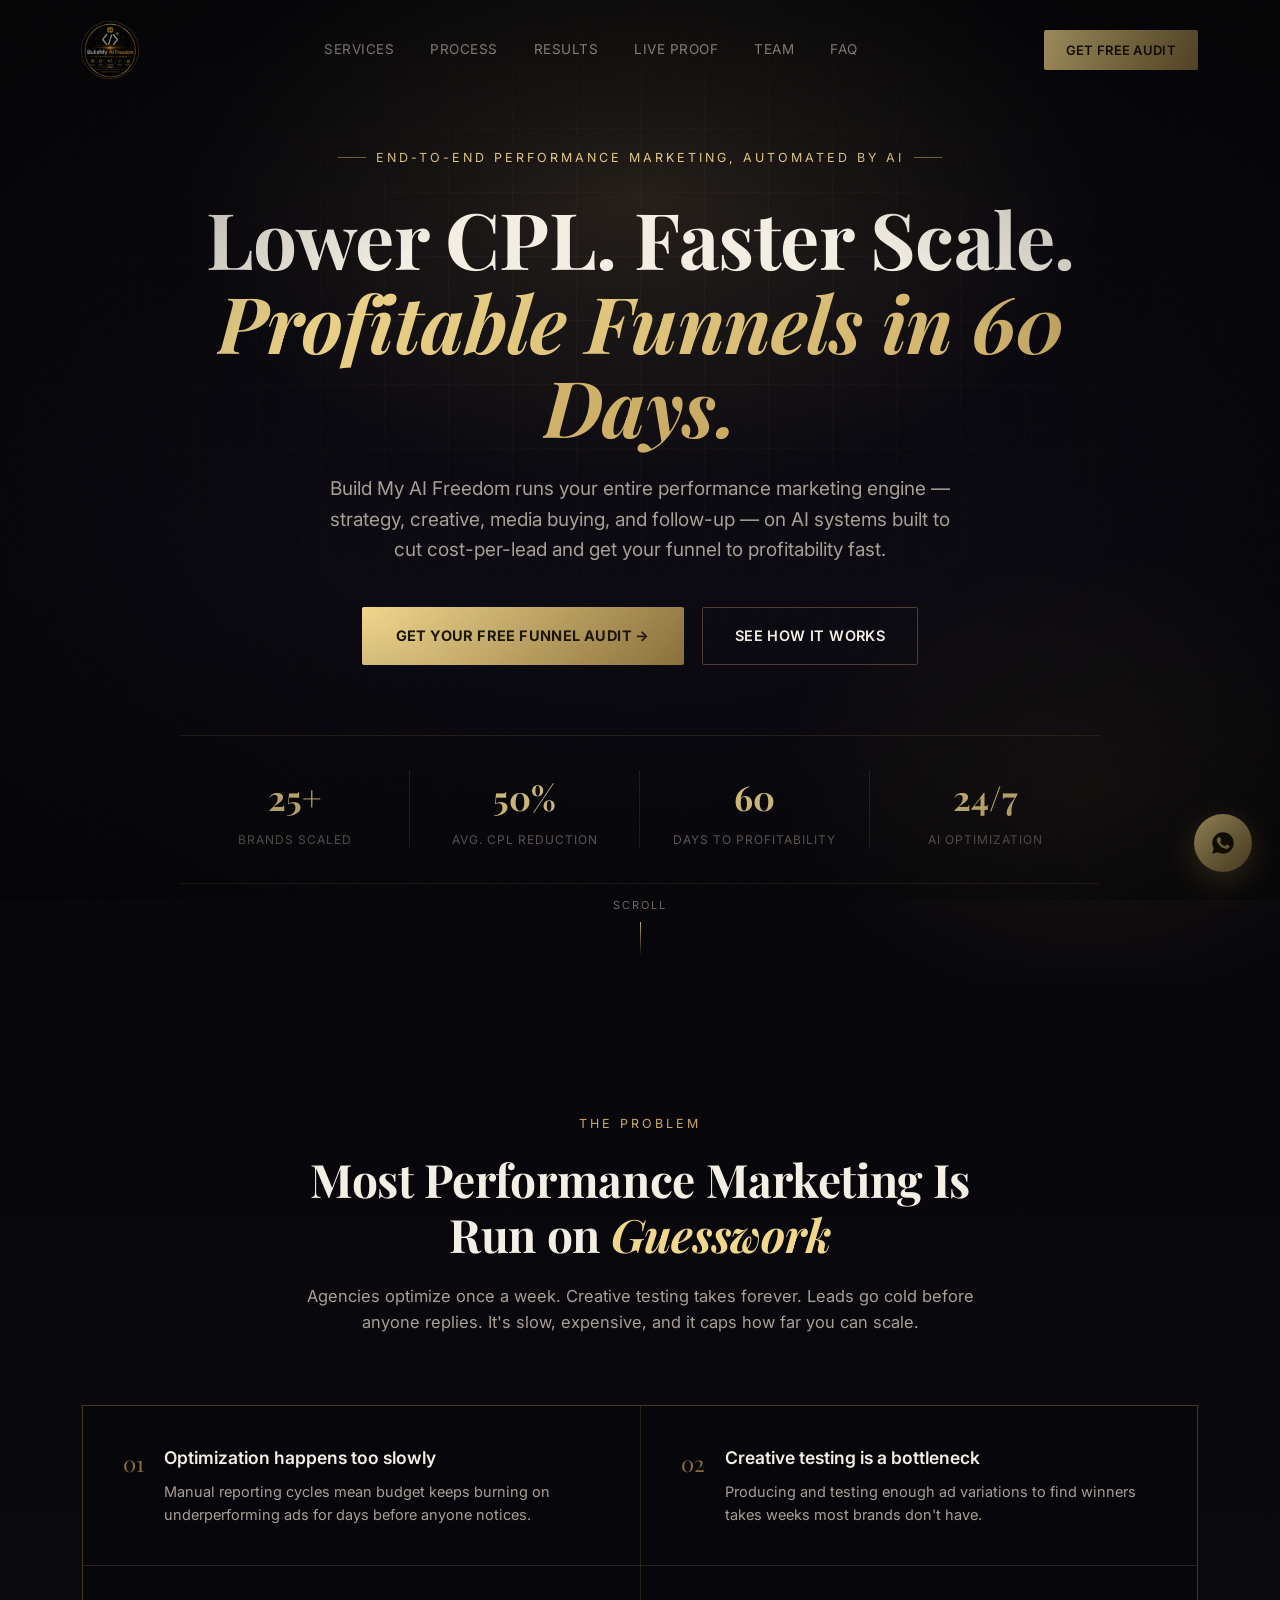
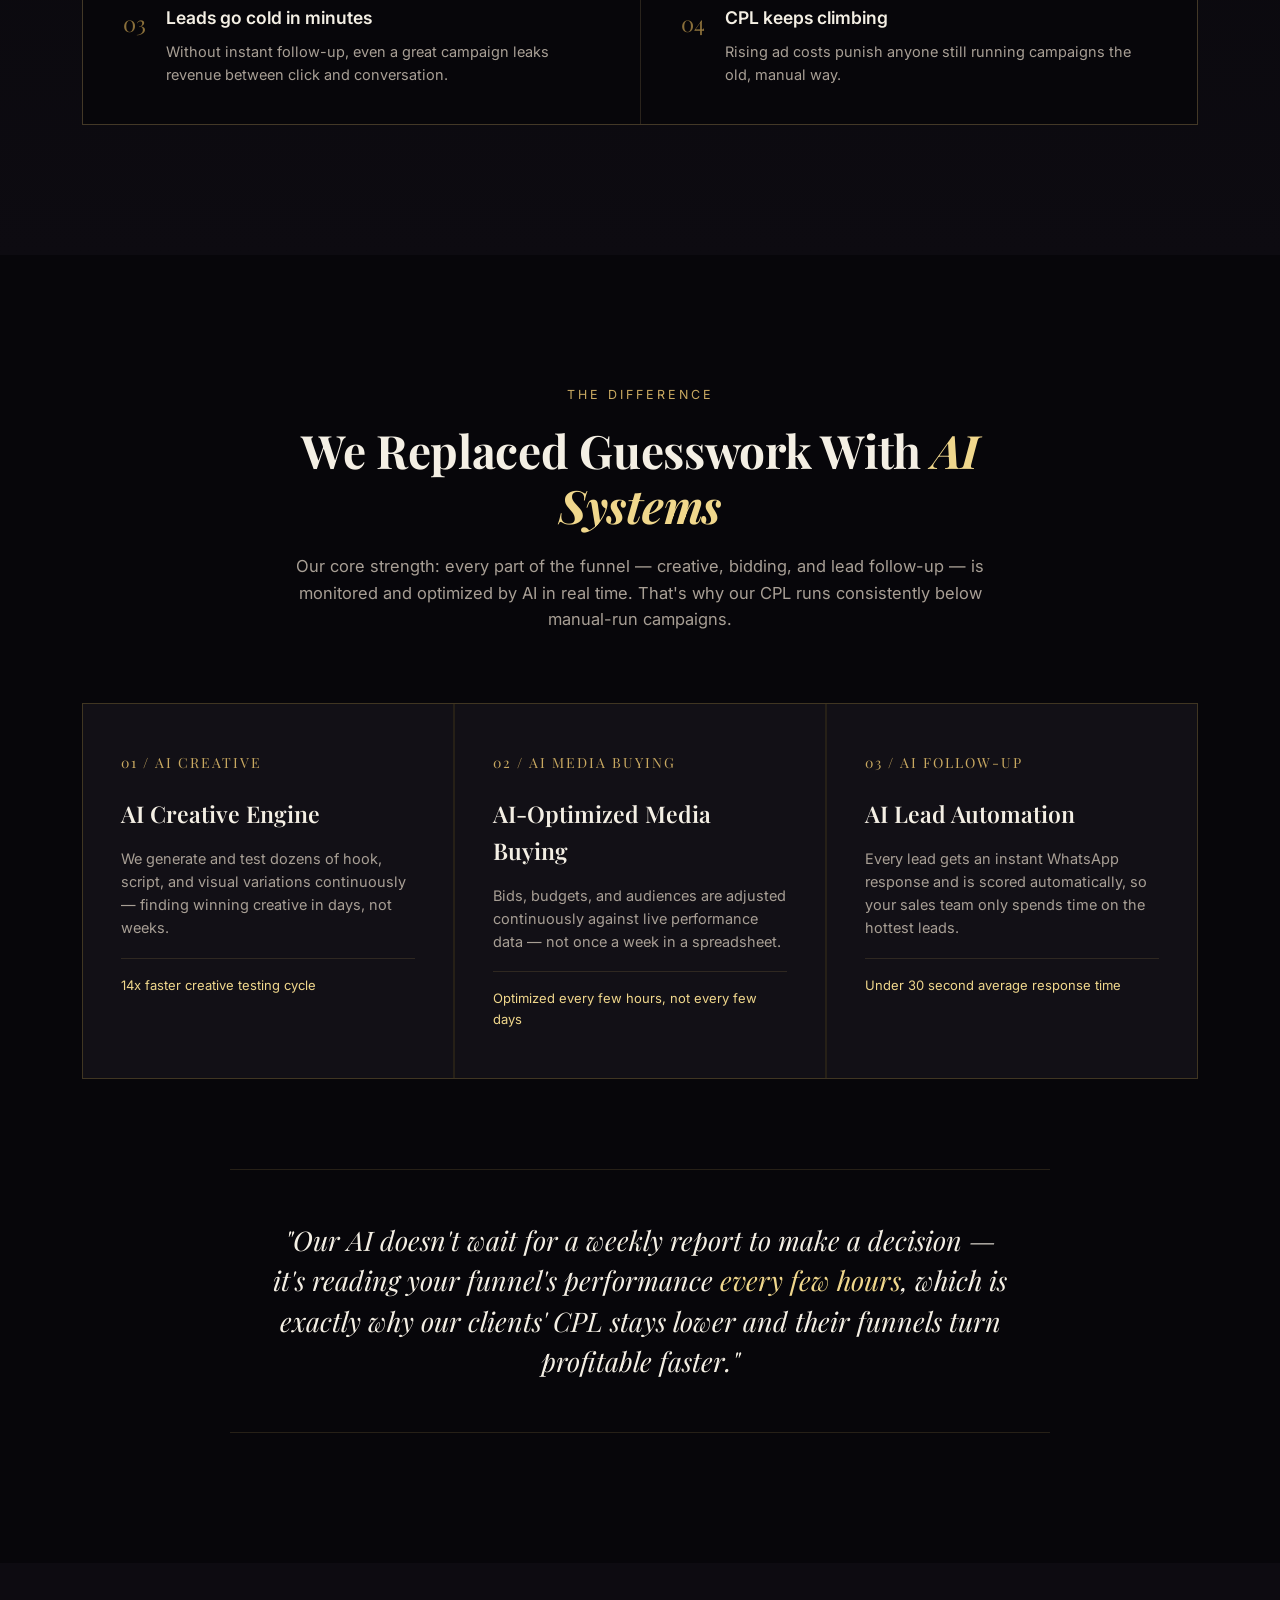
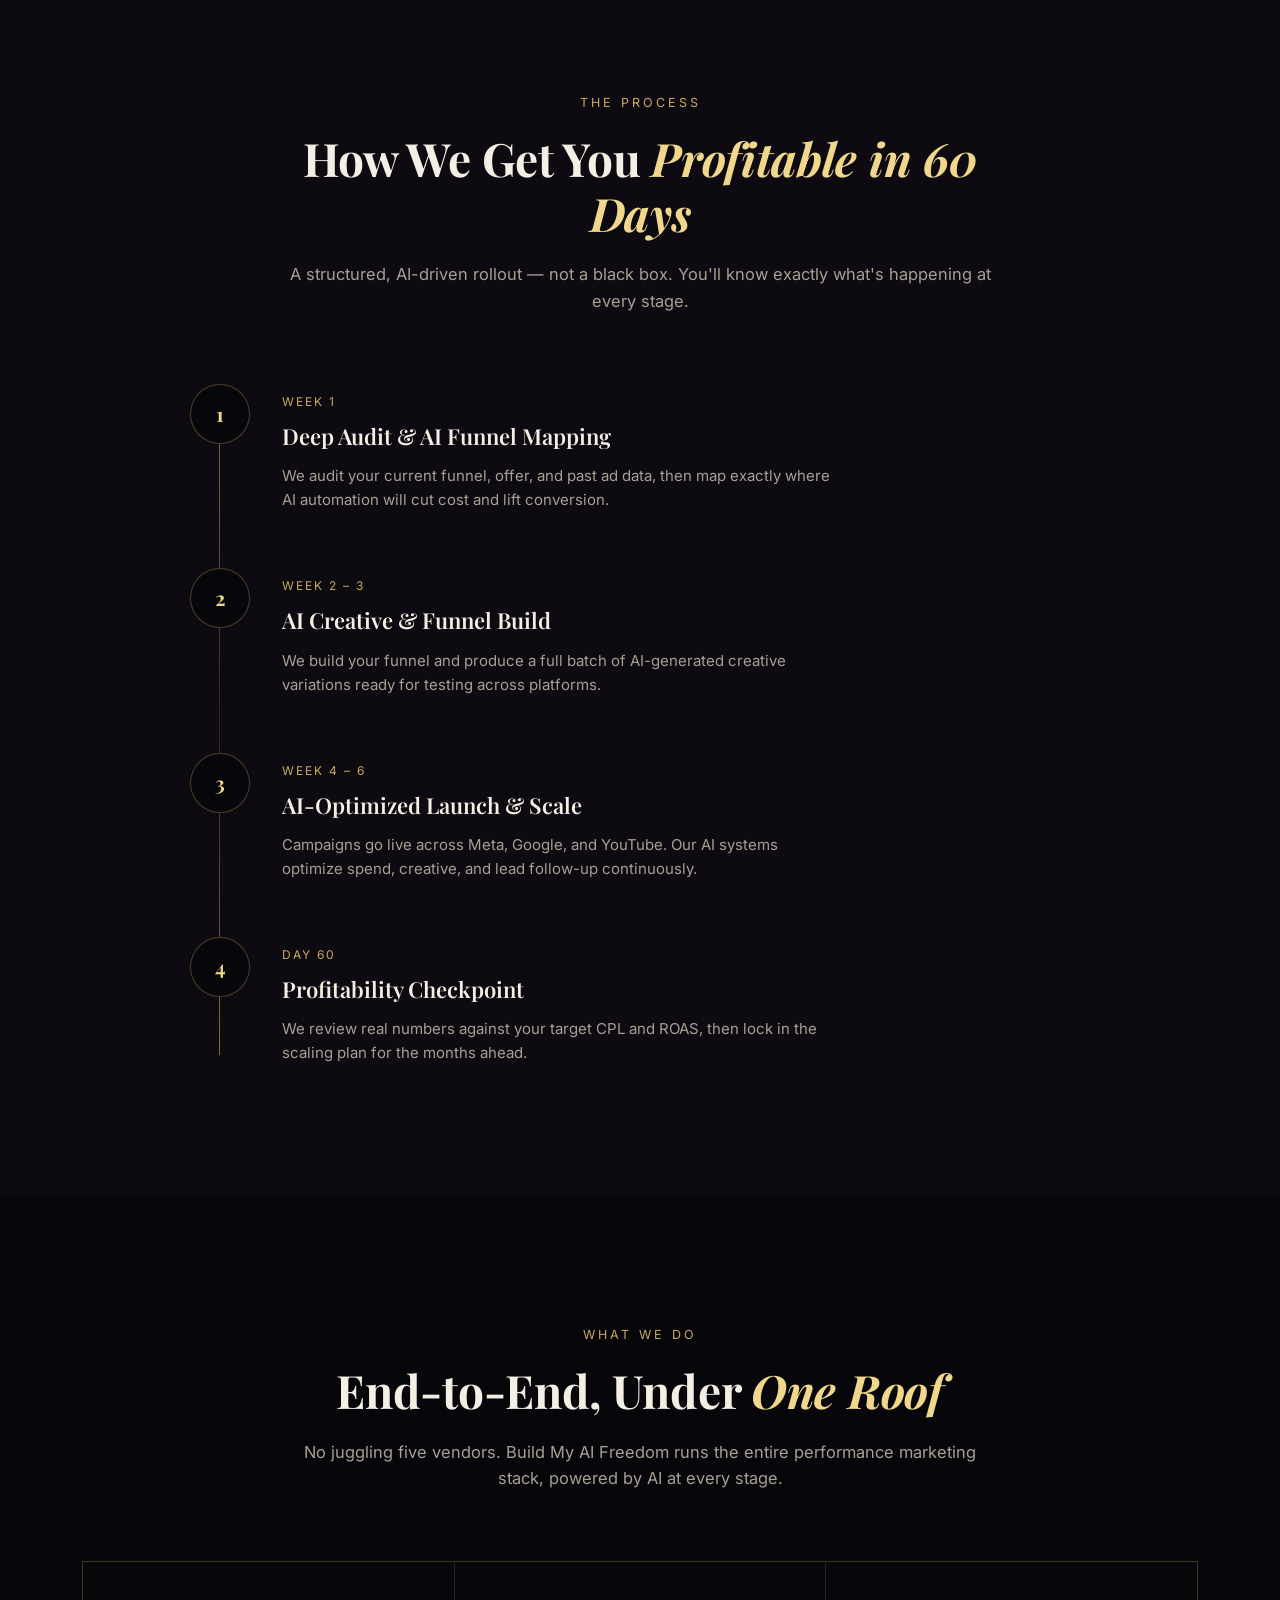
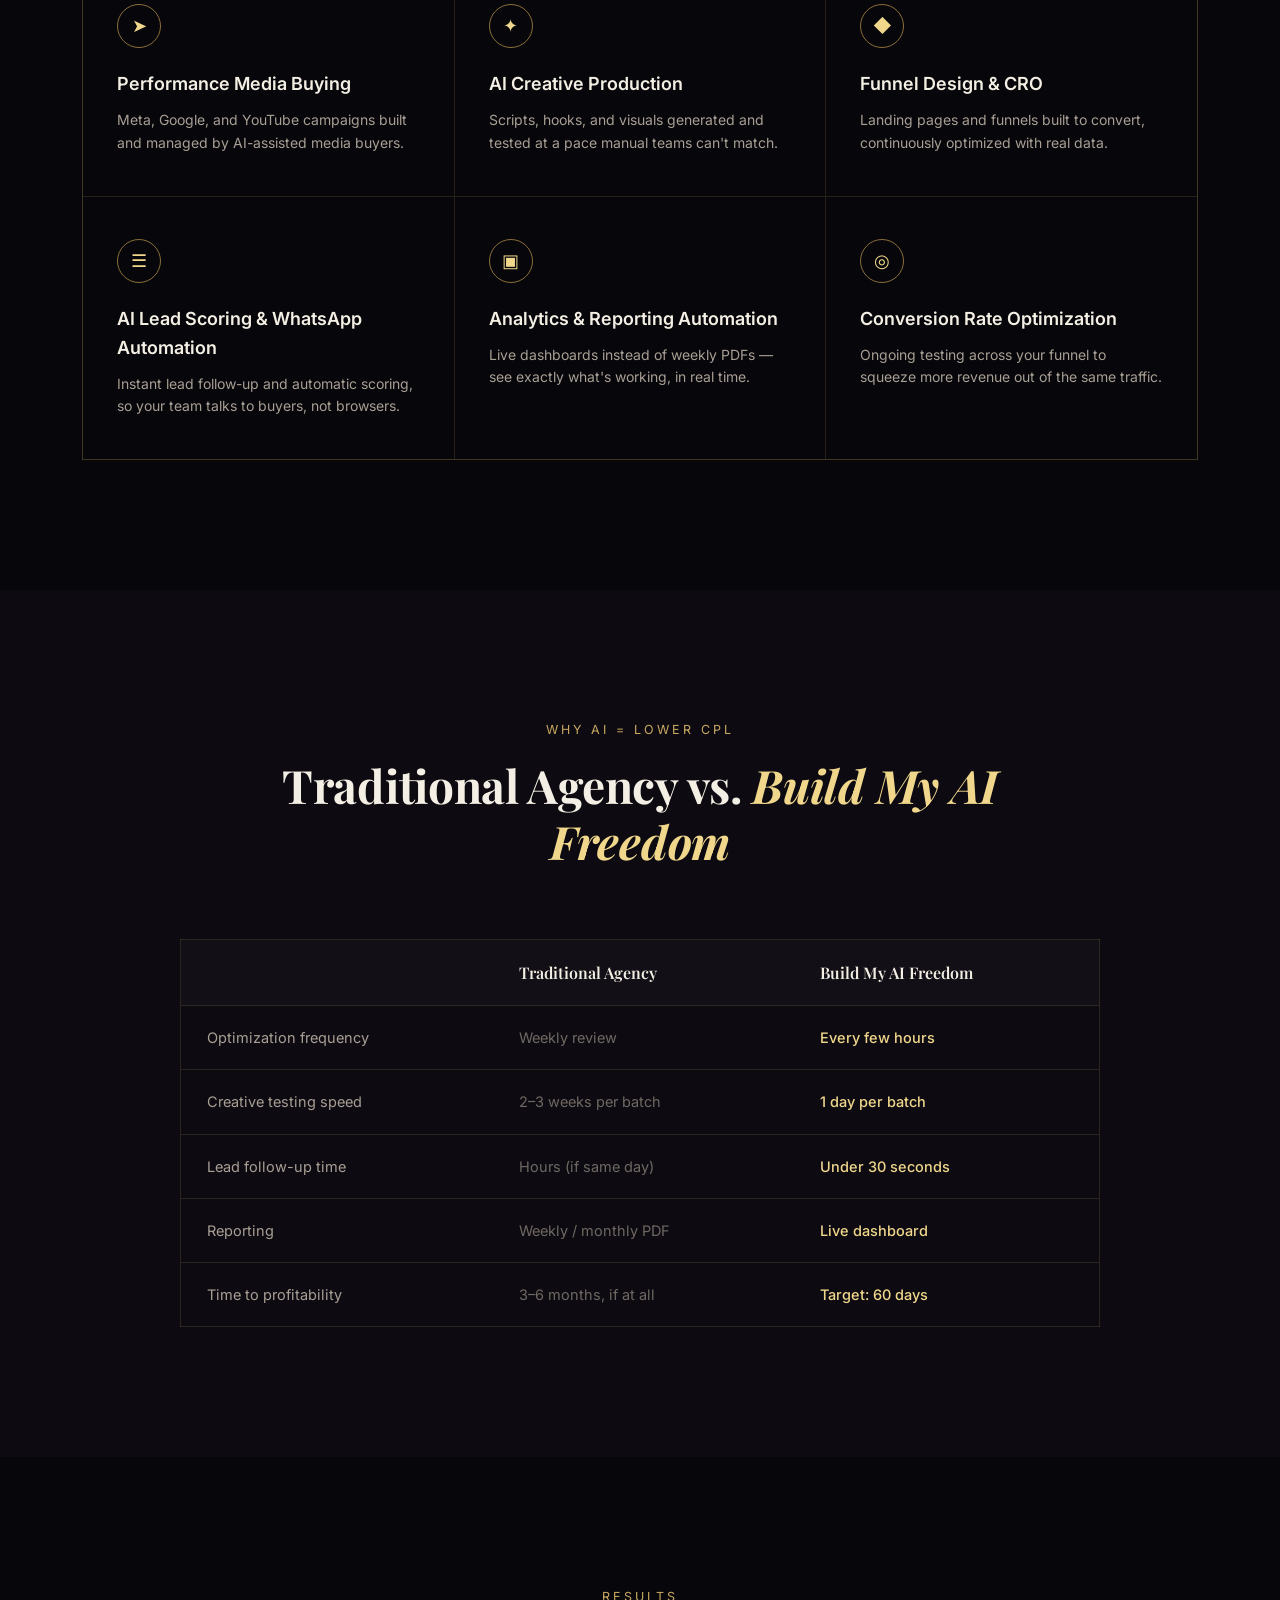
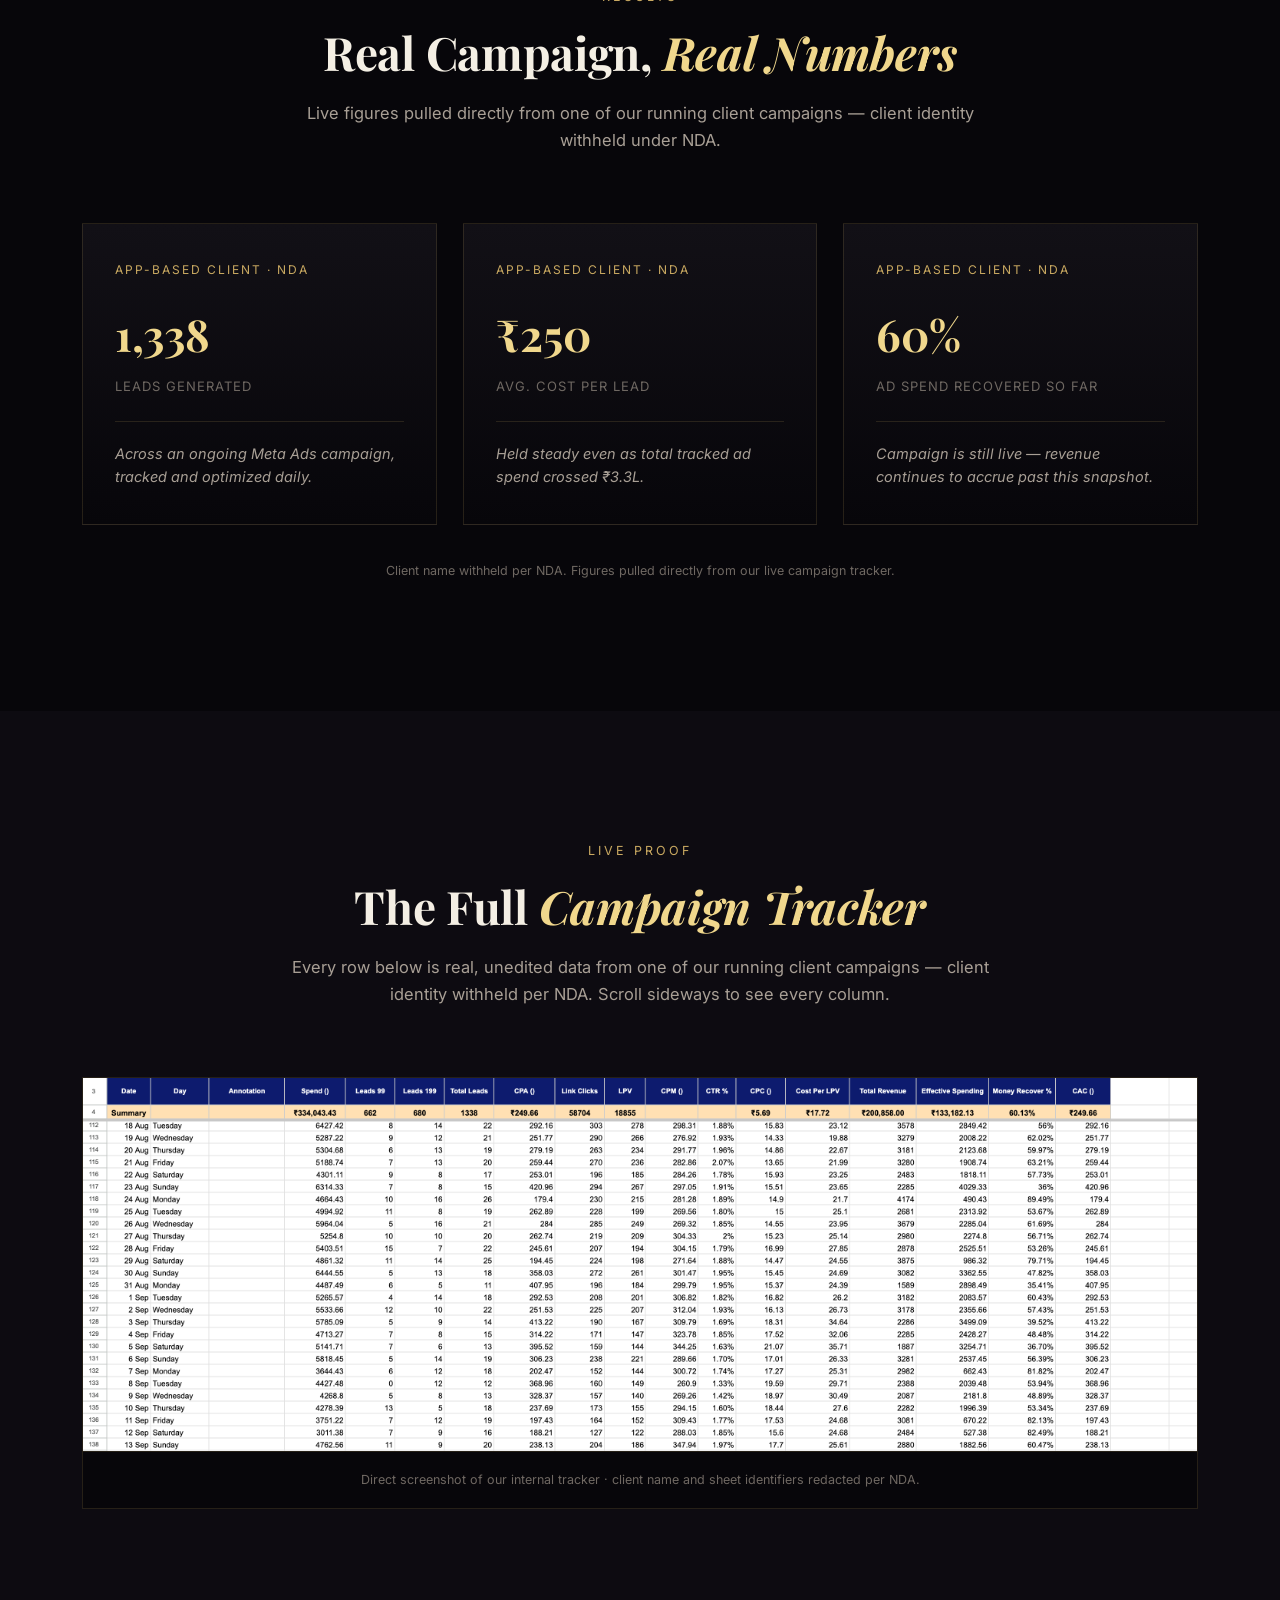
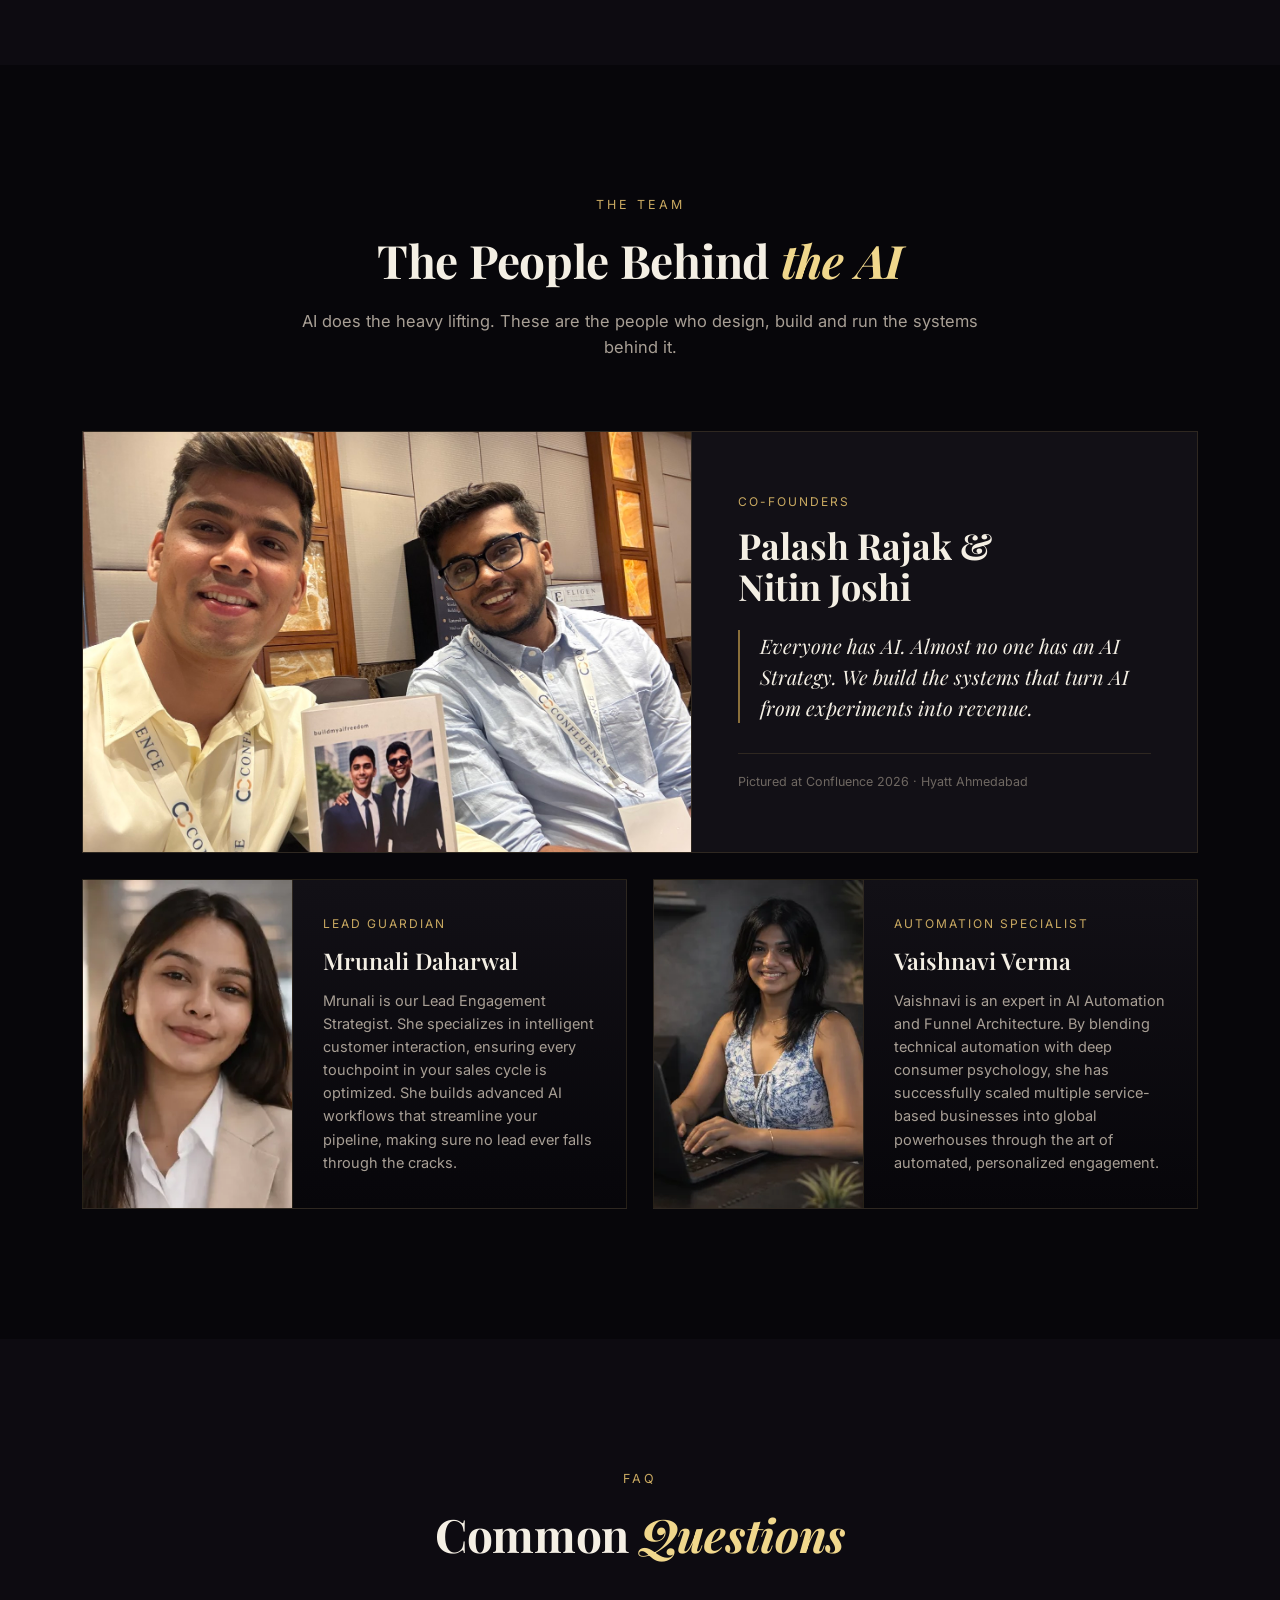
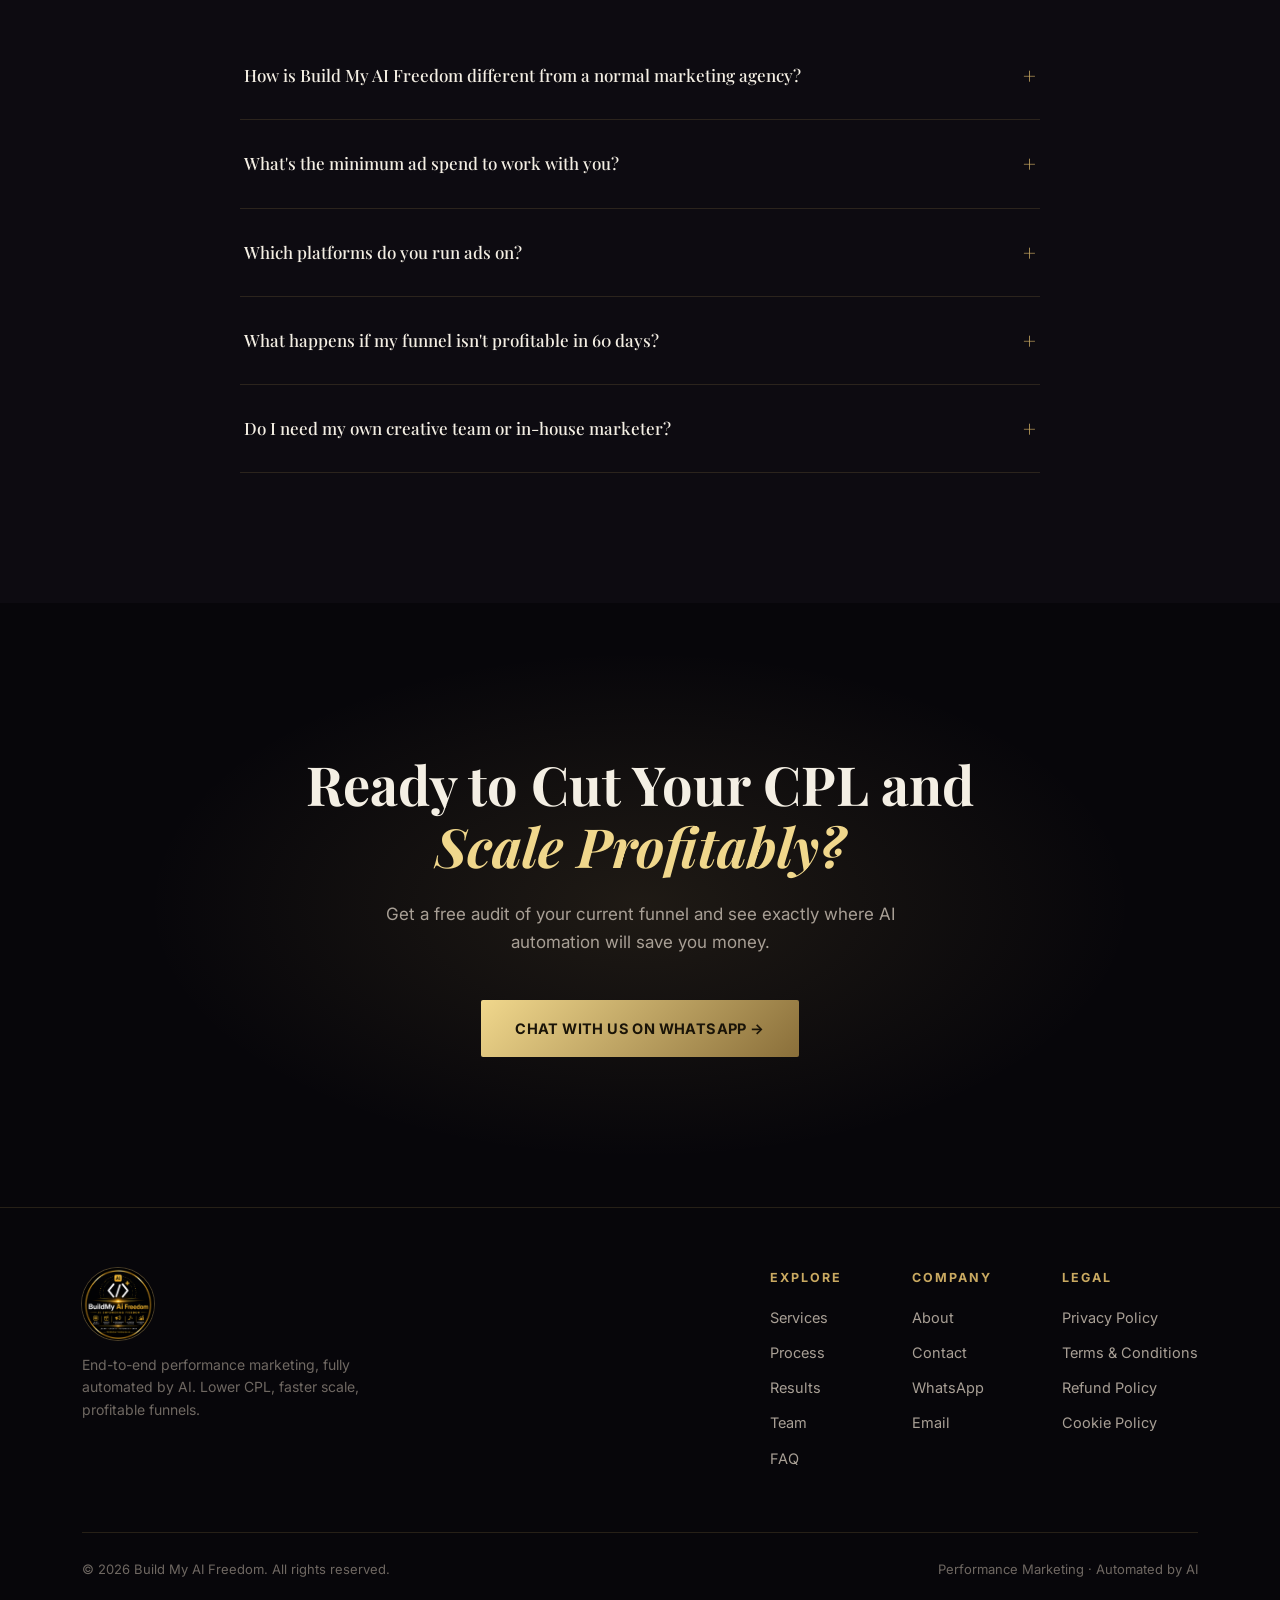
<file: index.html>
<!DOCTYPE html>
<html lang="en">
<head>
<meta charset="UTF-8">
<meta name="viewport" content="width=device-width, initial-scale=1.0">
<title>Build My AI Freedom — AI-Powered Performance Marketing, Fully Automated</title>
<meta name="description" content="Build My AI Freedom runs end-to-end performance marketing on AI systems built to cut CPL and make your funnel profitable within 60 days.">

<!--
  ============================================================
  BEFORE LAUNCH — replace every placeholder marked with the
  .fill-me style (dashed gold underline) with your real numbers.
  Search this file for "FILL:" to find each spot with context.
  ============================================================
-->

<meta property="og:title" content="Build My AI Freedom — Performance Marketing, Fully Automated by AI">
<meta property="og:description" content="Lower CPL. Faster scale. Profitable funnels in 60 days.">
<meta property="og:type" content="website">

<link rel="preconnect" href="https://fonts.googleapis.com">
<link rel="preconnect" href="https://fonts.gstatic.com" crossorigin>
<link href="https://fonts.googleapis.com/css2?family=Playfair+Display:ital,wght@0,500;0,600;0,700;0,800;1,500&family=Inter:wght@300;400;500;600;700;800&display=swap" rel="stylesheet">

<style>
  :root{
    --bg:#07060a;
    --bg-soft:#0d0b11;
    --bg-card:#121016;
    --line:rgba(201,169,97,0.16);
    --line-strong:rgba(201,169,97,0.34);
    --gold:#c9a961;
    --gold-bright:#f0d78c;
    --gold-deep:#8a6f3a;
    --text:#f4efe4;
    --text-dim:#a89f95;
    --text-faint:#6f6862;
    --serif:'Playfair Display', serif;
    --sans:'Inter', sans-serif;
    --max:1180px;
  }

  *{margin:0;padding:0;box-sizing:border-box;}
  html{scroll-behavior:smooth;}
  body{
    background:var(--bg);
    color:var(--text);
    font-family:var(--sans);
    line-height:1.6;
    overflow-x:hidden;
    -webkit-font-smoothing:antialiased;
  }

  /* film grain overlay */
  body::before{
    content:"";
    position:fixed; inset:0;
    z-index:9999;
    pointer-events:none;
    opacity:0.035;
    background-image:url("data:image/svg+xml,%3Csvg xmlns='http://www.w3.org/2000/svg' width='120' height='120'%3E%3Cfilter id='n'%3E%3CfeTurbulence type='fractalNoise' baseFrequency='0.9' numOctaves='2' stitchTiles='stitch'/%3E%3C/filter%3E%3Crect width='100%25' height='100%25' filter='url(%23n)'/%3E%3C/svg%3E");
  }

  /* vignette */
  body::after{
    content:"";
    position:fixed; inset:0;
    z-index:9998;
    pointer-events:none;
    background:radial-gradient(ellipse at center, transparent 40%, rgba(0,0,0,0.55) 100%);
  }

  .wrap{max-width:var(--max); margin:0 auto; padding:0 32px;}

  a{color:inherit; text-decoration:none;}

  .fill-me{
    border-bottom:1px dashed var(--gold);
    color:var(--gold-bright);
    padding:0 2px;
    white-space:nowrap;
  }

  /* finished copy that still wants emphasis — no placeholder underline */
  .accent{color:var(--gold-bright);}

  ::selection{background:var(--gold-deep); color:#fff;}

  /* ---------------- NAV ---------------- */
  nav{
    position:fixed; top:0; left:0; right:0;
    z-index:1000;
    padding:22px 0;
    transition:background .4s ease, padding .4s ease, border-color .4s ease;
    border-bottom:1px solid transparent;
  }
  nav.scrolled{
    background:rgba(7,6,10,0.86);
    backdrop-filter:blur(14px);
    -webkit-backdrop-filter:blur(14px);
    padding:14px 0;
    border-bottom:1px solid var(--line);
  }
  nav .wrap{display:flex; align-items:center; justify-content:space-between;}
  .logo{
    display:inline-flex; align-items:center;
    font-family:var(--serif);
    font-weight:700;
    font-size:17px;
    letter-spacing:1px;
    color:var(--text);
    white-space:nowrap;
  }
  .logo span{color:var(--gold-bright);}
  .logo-img{
    height:56px; width:56px; border-radius:50%; display:block;
    box-shadow:0 0 0 1px var(--line-strong);
  }
  .footer-logo-img{height:72px; width:72px;}
  .nav-links{display:flex; gap:36px; align-items:center;}
  .nav-links a{
    font-size:13.5px;
    letter-spacing:0.5px;
    color:var(--text-dim);
    text-transform:uppercase;
    transition:color .25s ease;
    position:relative;
  }
  .nav-links a:hover{color:var(--gold-bright);}
  .nav-cta{
    display:inline-flex; align-items:center; gap:8px;
    background:linear-gradient(135deg, var(--gold-bright), var(--gold-deep));
    color:#1a1408 !important;
    padding:10px 22px;
    border-radius:2px;
    font-weight:600;
    font-size:13px;
    letter-spacing:0.3px;
    text-transform:uppercase;
    transition:transform .25s ease, box-shadow .25s ease;
  }
  .nav-cta:hover{transform:translateY(-2px); box-shadow:0 10px 30px rgba(201,169,97,0.25);}
  .mobile-toggle{display:none; flex-direction:column; gap:5px; cursor:pointer; background:none; border:none;}
  .mobile-toggle span{width:24px; height:2px; background:var(--gold);}

  /* ---------------- HERO ---------------- */
  .hero{
    position:relative;
    min-height:100vh;
    display:flex;
    align-items:center;
    padding:140px 0 100px;
    overflow:hidden;
  }
  .hero-bg{
    position:absolute; inset:0;
    background:
      radial-gradient(ellipse 60% 50% at 50% 20%, rgba(201,169,97,0.14), transparent 60%),
      radial-gradient(ellipse 40% 40% at 85% 80%, rgba(138,111,58,0.12), transparent 60%),
      linear-gradient(180deg, #07060a 0%, #0a0810 60%, #07060a 100%);
    z-index:0;
  }
  .hero-lines{
    position:absolute; inset:0; z-index:0;
    background-image: linear-gradient(rgba(201,169,97,0.05) 1px, transparent 1px), linear-gradient(90deg, rgba(201,169,97,0.05) 1px, transparent 1px);
    background-size:64px 64px;
    mask-image:radial-gradient(ellipse 70% 60% at 50% 30%, black, transparent 80%);
    -webkit-mask-image:radial-gradient(ellipse 70% 60% at 50% 30%, black, transparent 80%);
  }
  .hero .wrap{position:relative; z-index:1; text-align:center;}
  .eyebrow{
    display:inline-flex; align-items:center; gap:10px;
    font-size:12.5px; letter-spacing:3px; text-transform:uppercase;
    color:var(--gold-bright);
    margin-bottom:28px;
    opacity:0; transform:translateY(14px);
    animation:fadeUp .9s ease forwards .1s;
  }
  .eyebrow::before, .eyebrow::after{content:""; width:28px; height:1px; background:var(--gold-deep);}
  .hero h1{
    font-family:var(--serif);
    font-weight:700;
    font-size:clamp(38px, 6.4vw, 78px);
    line-height:1.08;
    letter-spacing:-0.5px;
    max-width:920px;
    margin:0 auto 26px;
    opacity:0; transform:translateY(18px);
    animation:fadeUp .9s ease forwards .25s;
  }
  .hero h1 em{
    font-style:italic;
    background:linear-gradient(135deg, var(--gold-bright), var(--gold));
    -webkit-background-clip:text; background-clip:text; color:transparent;
  }
  .hero p.lead{
    font-size:clamp(16px,2vw,19px);
    color:var(--text-dim);
    max-width:640px;
    margin:0 auto 42px;
    opacity:0; transform:translateY(18px);
    animation:fadeUp .9s ease forwards .4s;
  }
  .hero-ctas{
    display:flex; gap:18px; justify-content:center; flex-wrap:wrap;
    opacity:0; transform:translateY(18px);
    animation:fadeUp .9s ease forwards .55s;
    margin-bottom:70px;
  }
  .btn-primary{
    display:inline-flex; align-items:center; gap:10px;
    background:linear-gradient(135deg, var(--gold-bright), var(--gold-deep));
    color:#1a1408;
    padding:17px 34px;
    font-weight:700;
    font-size:14.5px;
    letter-spacing:0.4px;
    text-transform:uppercase;
    border-radius:2px;
    transition:transform .3s ease, box-shadow .3s ease;
  }
  .btn-primary:hover{transform:translateY(-3px); box-shadow:0 16px 40px rgba(201,169,97,0.3);}
  .btn-ghost{
    display:inline-flex; align-items:center; gap:10px;
    border:1px solid var(--line-strong);
    color:var(--text);
    padding:16px 32px;
    font-weight:600;
    font-size:14.5px;
    letter-spacing:0.4px;
    text-transform:uppercase;
    border-radius:2px;
    transition:border-color .3s ease, background .3s ease;
  }
  .btn-ghost:hover{border-color:var(--gold); background:rgba(201,169,97,0.06);}

  .hero-stats{
    display:grid;
    grid-template-columns:repeat(4,1fr);
    gap:0;
    border-top:1px solid var(--line);
    border-bottom:1px solid var(--line);
    padding:34px 0;
    opacity:0; transform:translateY(18px);
    animation:fadeUp .9s ease forwards .7s;
  }
  .hero-stats .stat{
    text-align:center;
    border-right:1px solid var(--line);
  }
  .hero-stats .stat:last-child{border-right:none;}
  .hero-stats .stat .num{
    font-family:var(--serif);
    font-size:clamp(24px,3vw,34px);
    font-weight:700;
    color:var(--gold-bright);
    margin-bottom:6px;
  }
  .hero-stats .stat .label{
    font-size:12px; letter-spacing:1px; text-transform:uppercase; color:var(--text-faint);
  }

  @keyframes fadeUp{to{opacity:1; transform:translateY(0);}}

  .scroll-cue{
    position:absolute; bottom:28px; left:50%; transform:translateX(-50%);
    display:flex; flex-direction:column; align-items:center; gap:8px;
    color:var(--text-faint); font-size:11px; letter-spacing:2px; text-transform:uppercase;
    z-index:1;
  }
  .scroll-cue .line{width:1px; height:34px; background:linear-gradient(var(--gold), transparent); animation:scrollLine 2s ease infinite;}
  @keyframes scrollLine{0%{opacity:0; transform:scaleY(0.4);} 50%{opacity:1;} 100%{opacity:0; transform:scaleY(1);}}

  /* ---------------- SECTION SHARED ---------------- */
  section{position:relative; padding:130px 0;}
  .section-head{text-align:center; max-width:720px; margin:0 auto 70px;}
  .section-eyebrow{
    font-size:12.5px; letter-spacing:3px; text-transform:uppercase; color:var(--gold);
    display:block; margin-bottom:18px;
  }
  .section-head h2{
    font-family:var(--serif);
    font-weight:700;
    font-size:clamp(28px,4vw,46px);
    line-height:1.2;
    letter-spacing:-0.3px;
  }
  .section-head h2 em{font-style:italic; color:var(--gold-bright);}
  .section-head p{color:var(--text-dim); font-size:16.5px; margin-top:20px;}

  .reveal{opacity:0; transform:translateY(28px); transition:opacity .8s ease, transform .8s ease;}
  .reveal.visible{opacity:1; transform:translateY(0);}

  /* divider */
  .divider{
    width:60px; height:1px; margin:0 auto;
    background:linear-gradient(90deg, transparent, var(--gold), transparent);
  }

  /* ---------------- PROBLEM ---------------- */
  .problem{background:linear-gradient(180deg, var(--bg) 0%, var(--bg-soft) 100%);}
  .problem-grid{
    display:grid; grid-template-columns:repeat(2,1fr); gap:1px;
    background:var(--line);
    border:1px solid var(--line);
  }
  .problem-item{
    background:var(--bg);
    padding:38px 40px;
    display:flex; gap:20px; align-items:flex-start;
  }
  .problem-item .mark{
    font-family:var(--serif); font-size:22px; color:var(--gold-deep); flex-shrink:0; margin-top:2px;
  }
  .problem-item h3{font-size:17.5px; font-weight:600; margin-bottom:8px;}
  .problem-item p{color:var(--text-dim); font-size:14.5px;}

  /* ---------------- DIFFERENCE / PILLARS ---------------- */
  .pillars{
    display:grid; grid-template-columns:repeat(3,1fr); gap:2px;
    background:var(--line);
    border:1px solid var(--line);
  }
  .pillar{
    background:var(--bg-card);
    padding:48px 38px;
    transition:background .35s ease, transform .35s ease;
  }
  .pillar:hover{background:#161219; transform:translateY(-6px);}
  .pillar .num{
    font-family:var(--serif); font-size:14px; color:var(--gold); letter-spacing:2px; margin-bottom:22px; display:block;
  }
  .pillar h3{font-family:var(--serif); font-size:23px; font-weight:600; margin-bottom:14px;}
  .pillar p{color:var(--text-dim); font-size:14.5px; margin-bottom:18px;}
  .pillar .stat-line{
    border-top:1px solid var(--line); padding-top:16px; font-size:13px; color:var(--gold-bright);
  }

  .highlight-quote{
    max-width:820px; margin:90px auto 0; text-align:center;
    padding:50px 40px;
    border-top:1px solid var(--line); border-bottom:1px solid var(--line);
  }
  .highlight-quote p{
    font-family:var(--serif); font-style:italic; font-size:clamp(19px,2.6vw,27px); line-height:1.5; color:var(--text);
  }
  .highlight-quote p .fill-me{font-style:normal;}

  /* ---------------- PROCESS ---------------- */
  .process{background:var(--bg-soft);}
  .timeline{position:relative; max-width:900px; margin:0 auto;}
  .timeline::before{
    content:""; position:absolute; left:29px; top:10px; bottom:10px; width:1px;
    background:linear-gradient(var(--gold-deep), var(--line), var(--gold-deep));
  }
  .t-step{display:flex; gap:32px; padding-bottom:56px; position:relative;}
  .t-step:last-child{padding-bottom:0;}
  .t-dot{
    width:60px; height:60px; border-radius:50%;
    border:1px solid var(--line-strong);
    background:var(--bg);
    display:flex; align-items:center; justify-content:center;
    font-family:var(--serif); font-size:20px; color:var(--gold-bright); font-weight:700;
    flex-shrink:0; z-index:1;
  }
  .t-content{padding-top:8px;}
  .t-content .tag{font-size:12px; letter-spacing:2px; text-transform:uppercase; color:var(--gold); margin-bottom:8px; display:block;}
  .t-content h3{font-family:var(--serif); font-size:22px; margin-bottom:10px; font-weight:600;}
  .t-content p{color:var(--text-dim); font-size:15px; max-width:560px;}

  /* ---------------- SERVICES ---------------- */
  .services-grid{
    display:grid; grid-template-columns:repeat(3,1fr); gap:1px;
    background:var(--line); border:1px solid var(--line);
  }
  .service-card{
    background:var(--bg); padding:42px 34px;
    transition:background .3s ease;
  }
  .service-card:hover{background:var(--bg-card);}
  .service-card .icon{
    width:44px; height:44px; border:1px solid var(--gold-deep); border-radius:50%;
    display:flex; align-items:center; justify-content:center; margin-bottom:22px;
    color:var(--gold-bright); font-size:18px;
  }
  .service-card h3{font-size:18px; font-weight:600; margin-bottom:10px;}
  .service-card p{color:var(--text-dim); font-size:14px;}

  /* ---------------- COMPARISON ---------------- */
  .comparison{background:var(--bg-soft);}
  table.compare{
    width:100%; border-collapse:collapse; max-width:920px; margin:0 auto;
    border:1px solid var(--line);
  }
  table.compare th, table.compare td{
    padding:20px 26px; text-align:left; font-size:14.5px; border-bottom:1px solid var(--line);
  }
  table.compare th{
    font-family:var(--serif); font-size:16px; font-weight:600; color:var(--text);
    background:var(--bg-card);
  }
  table.compare th:first-child, table.compare td:first-child{color:var(--text-dim); width:34%;}
  table.compare td.old{color:var(--text-faint);}
  table.compare td.new{color:var(--gold-bright); font-weight:500;}
  table.compare tr:last-child td{border-bottom:none;}

  /* ---------------- RESULTS ---------------- */
  .results-grid{display:grid; grid-template-columns:repeat(3,1fr); gap:26px;}
  .result-card{
    border:1px solid var(--line); padding:36px 32px;
    background:linear-gradient(180deg, var(--bg-card), var(--bg));
    transition:border-color .3s ease, transform .3s ease;
  }
  .result-card:hover{border-color:var(--gold-deep); transform:translateY(-6px);}
  .result-card .industry{font-size:12px; letter-spacing:2px; text-transform:uppercase; color:var(--gold); margin-bottom:20px; display:block;}
  .result-card .big-num{font-family:var(--serif); font-size:44px; font-weight:700; color:var(--gold-bright); margin-bottom:6px;}
  .result-card .big-label{font-size:13px; color:var(--text-faint); text-transform:uppercase; letter-spacing:1px; margin-bottom:24px;}
  .result-card p.quote{font-size:14.5px; color:var(--text-dim); font-style:italic; border-top:1px solid var(--line); padding-top:20px;}

  /* ---------------- LIVE PROOF / TRACKER ---------------- */
  .live-proof{background:var(--bg-soft);}
  .tracker-note{
    text-align:center; color:var(--text-faint); font-size:12.5px; padding:18px 16px; border-top:1px solid var(--line);
  }
  .tracker-screenshot{
    border:1px solid var(--line); background:var(--bg); margin-bottom:26px;
  }
  .tracker-screenshot-scroll{
    overflow-x:auto; -webkit-overflow-scrolling:touch; background:#fff;
  }
  .tracker-screenshot-scroll img{
    display:block; width:100%; min-width:900px; height:auto;
  }

  /* ---------------- TEAM ---------------- */
  .founders{
    display:grid; grid-template-columns:1.2fr 1fr;
    border:1px solid var(--line);
    background:var(--bg-card);
    margin-bottom:26px;
  }
  .founders-photo{position:relative; min-height:420px; overflow:hidden;}
  .founders-photo img{
    position:absolute; inset:0; width:100%; height:100%;
    object-fit:cover; object-position:center 35%;
    transition:transform 1.2s ease;
  }
  .founders:hover .founders-photo img{transform:scale(1.03);}
  .founders-body{
    padding:52px 46px; border-left:1px solid var(--line);
    display:flex; flex-direction:column; justify-content:center;
  }
  .team-role{
    display:block; font-size:12px; letter-spacing:2px; text-transform:uppercase;
    color:var(--gold); margin-bottom:14px;
  }
  .founders-body h3{
    font-family:var(--serif); font-weight:700;
    font-size:clamp(26px,3vw,36px); line-height:1.15; margin-bottom:22px;
  }
  .founders-body blockquote{
    font-family:var(--serif); font-style:italic;
    font-size:clamp(17px,1.8vw,20px); line-height:1.55; color:var(--text);
    border-left:2px solid var(--gold-deep); padding-left:20px;
  }
  .founders-body .caption{
    margin-top:30px; padding-top:18px; border-top:1px solid var(--line);
    font-size:12.5px; color:var(--text-faint);
  }
  .team-grid{display:grid; grid-template-columns:repeat(2,1fr); gap:26px;}
  .member{
    display:grid; grid-template-columns:210px 1fr;
    border:1px solid var(--line);
    background:linear-gradient(180deg, var(--bg-card), var(--bg));
    transition:border-color .3s ease, transform .3s ease;
  }
  .member:hover{border-color:var(--gold-deep); transform:translateY(-6px);}
  .member-photo{position:relative; min-height:300px; overflow:hidden; border-right:1px solid var(--line);}
  .member-photo img{position:absolute; inset:0; width:100%; height:100%; object-fit:cover;}
  .member-body{padding:34px 30px;}
  .member-body h3{font-family:var(--serif); font-size:23px; font-weight:600; line-height:1.2; margin-bottom:14px;}
  .member-body p{color:var(--text-dim); font-size:14.5px;}

  /* ---------------- FAQ ---------------- */
  .faq{background:var(--bg-soft);}
  .faq-list{max-width:800px; margin:0 auto;}
  .faq-item{border-bottom:1px solid var(--line);}
  .faq-q{
    display:flex; justify-content:space-between; align-items:center;
    padding:26px 4px; cursor:pointer; font-size:17px; font-weight:500;
    font-family:var(--serif);
  }
  .faq-q .plus{color:var(--gold); font-size:22px; transition:transform .3s ease; flex-shrink:0; margin-left:20px;}
  .faq-item.open .faq-q .plus{transform:rotate(45deg);}
  .faq-a{max-height:0; overflow:hidden; transition:max-height .4s ease;}
  .faq-a p{color:var(--text-dim); font-size:15px; padding:0 4px 26px; max-width:680px;}

  /* ---------------- FINAL CTA ---------------- */
  .final-cta{
    text-align:center;
    padding:150px 0;
    position:relative;
  }
  .final-cta-bg{
    position:absolute; inset:0;
    background:radial-gradient(ellipse 55% 60% at 50% 50%, rgba(201,169,97,0.12), transparent 70%);
  }
  .final-cta .wrap{position:relative; z-index:1;}
  .final-cta h2{
    font-family:var(--serif); font-weight:700;
    font-size:clamp(30px,5vw,54px); line-height:1.15; margin-bottom:24px; max-width:780px; margin-left:auto; margin-right:auto;
  }
  .final-cta h2 em{font-style:italic; color:var(--gold-bright);}
  .final-cta p{color:var(--text-dim); font-size:17px; max-width:520px; margin:0 auto 44px;}

  /* ---------------- FOOTER ---------------- */
  footer{border-top:1px solid var(--line); padding:60px 0 34px;}
  .footer-top{display:flex; justify-content:space-between; align-items:flex-start; flex-wrap:wrap; gap:40px; margin-bottom:50px;}
  .footer-brand .logo{margin-bottom:14px;}
  .footer-brand p{color:var(--text-faint); font-size:14px; max-width:320px;}
  .footer-links{display:flex; gap:70px; flex-wrap:wrap;}
  .footer-col h4{font-size:12.5px; letter-spacing:2px; text-transform:uppercase; color:var(--gold); margin-bottom:18px;}
  .footer-col a{display:block; color:var(--text-dim); font-size:14.5px; margin-bottom:12px; transition:color .25s ease;}
  .footer-col a:hover{color:var(--gold-bright);}
  .footer-bottom{
    border-top:1px solid var(--line); padding-top:26px;
    display:flex; justify-content:space-between; align-items:center; flex-wrap:wrap; gap:12px;
    font-size:13px; color:var(--text-faint);
  }

  /* ---------------- WHATSAPP FLOAT ---------------- */
  .wa-float{
    position:fixed; bottom:28px; right:28px; z-index:900;
    width:58px; height:58px; border-radius:50%;
    background:linear-gradient(135deg, var(--gold-bright), var(--gold-deep));
    display:flex; align-items:center; justify-content:center;
    box-shadow:0 10px 30px rgba(201,169,97,0.35);
    transition:transform .3s ease;
  }
  .wa-float:hover{transform:scale(1.08);}
  .wa-float svg{width:26px; height:26px; fill:#1a1408;}

  /* ---------------- RESPONSIVE ---------------- */
  @media (max-width:900px){
    .nav-links{display:none;}
    .mobile-toggle{display:flex;}
    .problem-grid{grid-template-columns:1fr;}
    .pillars{grid-template-columns:1fr;}
    .services-grid{grid-template-columns:1fr 1fr;}
    .results-grid{grid-template-columns:1fr;}
    .hero-stats{grid-template-columns:repeat(2,1fr); row-gap:24px;}
    .hero-stats .stat:nth-child(2){border-right:none;}
    table.compare{font-size:13px;}
    table.compare th, table.compare td{padding:14px;}
    .founders{grid-template-columns:1fr;}
    .founders-photo{min-height:0; aspect-ratio:4/3;}
    .founders-body{border-left:none; border-top:1px solid var(--line); padding:38px 32px;}
    .team-grid{grid-template-columns:1fr;}
  }
  @media (max-width:600px){
    .wrap{padding:0 22px;}
    section{padding:90px 0;}
    .services-grid{grid-template-columns:1fr;}
    .footer-top{flex-direction:column;}
    .footer-links{gap:40px;}
    .founders-body{padding:32px 24px;}
    .member{grid-template-columns:1fr;}
    .member-photo{min-height:0; aspect-ratio:1/1; border-right:none; border-bottom:1px solid var(--line);}
    .member-body{padding:28px 24px;}
  }
</style>
</head>
<body>

<nav id="nav">
  <div class="wrap">
    <a href="#top" class="logo"><img src="images/logo/build-my-ai-freedom-logo.png" alt="Build My AI Freedom" class="logo-img"></a>
    <div class="nav-links">
      <a href="#services">Services</a>
      <a href="#process">Process</a>
      <a href="#results">Results</a>
      <a href="#live-proof">Live Proof</a>
      <a href="#team">Team</a>
      <a href="#faq">FAQ</a>
    </div>
    <a class="nav-cta" href="https://wa.me/919109637004?text=Hi%20Build%20My%20AI%20Freedom%2C%20I%27d%20like%20a%20free%20funnel%20audit." target="_blank" rel="noopener">
      Get Free Audit
    </a>
    <button class="mobile-toggle" aria-label="Menu" id="mobileToggle"><span></span><span></span><span></span></button>
  </div>
</nav>

<header class="hero" id="top">
  <div class="hero-bg"></div>
  <div class="hero-lines"></div>
  <div class="wrap">
    <span class="eyebrow">End-to-End Performance Marketing, Automated by AI</span>
    <h1>Lower CPL. Faster Scale.<br><em>Profitable Funnels in 60 Days.</em></h1>
    <p class="lead">Build My AI Freedom runs your entire performance marketing engine — strategy, creative, media buying, and follow-up — on AI systems built to cut cost-per-lead and get your funnel to profitability fast.</p>
    <div class="hero-ctas">
      <a class="btn-primary" href="https://wa.me/919109637004?text=Hi%20Build%20My%20AI%20Freedom%2C%20I%27d%20like%20a%20free%20funnel%20audit." target="_blank" rel="noopener">Get Your Free Funnel Audit →</a>
      <a class="btn-ghost" href="#difference">See How It Works</a>
    </div>
    <div class="hero-stats">
      <div class="stat">
        <div class="num">25+</div>
        <div class="label">Brands Scaled</div>
      </div>
      <div class="stat">
        <div class="num">50%</div>
        <div class="label">Avg. CPL Reduction</div>
      </div>
      <div class="stat">
        <div class="num">60</div>
        <div class="label">Days to Profitability</div>
      </div>
      <div class="stat">
        <div class="num">24/7</div>
        <div class="label">AI Optimization</div>
      </div>
    </div>
  </div>
  <div class="scroll-cue"><span>Scroll</span><div class="line"></div></div>
</header>

<section class="problem" id="problem">
  <div class="wrap">
    <div class="section-head reveal">
      <span class="section-eyebrow">The Problem</span>
      <h2>Most Performance Marketing Is Run on <em>Guesswork</em></h2>
      <p>Agencies optimize once a week. Creative testing takes forever. Leads go cold before anyone replies. It's slow, expensive, and it caps how far you can scale.</p>
    </div>
    <div class="problem-grid reveal">
      <div class="problem-item">
        <span class="mark">01</span>
        <div><h3>Optimization happens too slowly</h3><p>Manual reporting cycles mean budget keeps burning on underperforming ads for days before anyone notices.</p></div>
      </div>
      <div class="problem-item">
        <span class="mark">02</span>
        <div><h3>Creative testing is a bottleneck</h3><p>Producing and testing enough ad variations to find winners takes weeks most brands don't have.</p></div>
      </div>
      <div class="problem-item">
        <span class="mark">03</span>
        <div><h3>Leads go cold in minutes</h3><p>Without instant follow-up, even a great campaign leaks revenue between click and conversation.</p></div>
      </div>
      <div class="problem-item">
        <span class="mark">04</span>
        <div><h3>CPL keeps climbing</h3><p>Rising ad costs punish anyone still running campaigns the old, manual way.</p></div>
      </div>
    </div>
  </div>
</section>

<section id="difference">
  <div class="wrap">
    <div class="section-head reveal">
      <span class="section-eyebrow">The Difference</span>
      <h2>We Replaced Guesswork With <em>AI Systems</em></h2>
      <p>Our core strength: every part of the funnel — creative, bidding, and lead follow-up — is monitored and optimized by AI in real time. That's why our CPL runs consistently below manual-run campaigns.</p>
    </div>
    <div class="pillars reveal">
      <div class="pillar">
        <span class="num">01 / AI CREATIVE</span>
        <h3>AI Creative Engine</h3>
        <p>We generate and test dozens of hook, script, and visual variations continuously — finding winning creative in days, not weeks.</p>
        <div class="stat-line">14x faster creative testing cycle</div>
      </div>
      <div class="pillar">
        <span class="num">02 / AI MEDIA BUYING</span>
        <h3>AI-Optimized Media Buying</h3>
        <p>Bids, budgets, and audiences are adjusted continuously against live performance data — not once a week in a spreadsheet.</p>
        <div class="stat-line">Optimized every few hours, not every few days</div>
      </div>
      <div class="pillar">
        <span class="num">03 / AI FOLLOW-UP</span>
        <h3>AI Lead Automation</h3>
        <p>Every lead gets an instant WhatsApp response and is scored automatically, so your sales team only spends time on the hottest leads.</p>
        <div class="stat-line">Under 30 second average response time</div>
      </div>
    </div>
    <div class="highlight-quote reveal">
      <p>"Our AI doesn't wait for a weekly report to make a decision — it's reading your funnel's performance <span class="accent">every few hours</span>, which is exactly why our clients' CPL stays lower and their funnels turn profitable faster."</p>
    </div>
  </div>
</section>

<section class="process" id="process">
  <div class="wrap">
    <div class="section-head reveal">
      <span class="section-eyebrow">The Process</span>
      <h2>How We Get You <em>Profitable in 60 Days</em></h2>
      <p>A structured, AI-driven rollout — not a black box. You'll know exactly what's happening at every stage.</p>
    </div>
    <div class="timeline reveal">
      <div class="t-step">
        <div class="t-dot">1</div>
        <div class="t-content">
          <span class="tag">Week 1</span>
          <h3>Deep Audit &amp; AI Funnel Mapping</h3>
          <p>We audit your current funnel, offer, and past ad data, then map exactly where AI automation will cut cost and lift conversion.</p>
        </div>
      </div>
      <div class="t-step">
        <div class="t-dot">2</div>
        <div class="t-content">
          <span class="tag">Week 2 – 3</span>
          <h3>AI Creative &amp; Funnel Build</h3>
          <p>We build your funnel and produce a full batch of AI-generated creative variations ready for testing across platforms.</p>
        </div>
      </div>
      <div class="t-step">
        <div class="t-dot">3</div>
        <div class="t-content">
          <span class="tag">Week 4 – 6</span>
          <h3>AI-Optimized Launch &amp; Scale</h3>
          <p>Campaigns go live across Meta, Google, and YouTube. Our AI systems optimize spend, creative, and lead follow-up continuously.</p>
        </div>
      </div>
      <div class="t-step">
        <div class="t-dot">4</div>
        <div class="t-content">
          <span class="tag">Day 60</span>
          <h3>Profitability Checkpoint</h3>
          <p>We review real numbers against your target CPL and ROAS, then lock in the scaling plan for the months ahead.</p>
        </div>
      </div>
    </div>
  </div>
</section>

<section id="services">
  <div class="wrap">
    <div class="section-head reveal">
      <span class="section-eyebrow">What We Do</span>
      <h2>End-to-End, Under <em>One Roof</em></h2>
      <p>No juggling five vendors. Build My AI Freedom runs the entire performance marketing stack, powered by AI at every stage.</p>
    </div>
    <div class="services-grid reveal">
      <div class="service-card">
        <div class="icon">➤</div>
        <h3>Performance Media Buying</h3>
        <p>Meta, Google, and YouTube campaigns built and managed by AI-assisted media buyers.</p>
      </div>
      <div class="service-card">
        <div class="icon">✦</div>
        <h3>AI Creative Production</h3>
        <p>Scripts, hooks, and visuals generated and tested at a pace manual teams can't match.</p>
      </div>
      <div class="service-card">
        <div class="icon">◆</div>
        <h3>Funnel Design &amp; CRO</h3>
        <p>Landing pages and funnels built to convert, continuously optimized with real data.</p>
      </div>
      <div class="service-card">
        <div class="icon">☰</div>
        <h3>AI Lead Scoring &amp; WhatsApp Automation</h3>
        <p>Instant lead follow-up and automatic scoring, so your team talks to buyers, not browsers.</p>
      </div>
      <div class="service-card">
        <div class="icon">▣</div>
        <h3>Analytics &amp; Reporting Automation</h3>
        <p>Live dashboards instead of weekly PDFs — see exactly what's working, in real time.</p>
      </div>
      <div class="service-card">
        <div class="icon">◎</div>
        <h3>Conversion Rate Optimization</h3>
        <p>Ongoing testing across your funnel to squeeze more revenue out of the same traffic.</p>
      </div>
    </div>
  </div>
</section>

<section class="comparison">
  <div class="wrap">
    <div class="section-head reveal">
      <span class="section-eyebrow">Why AI = Lower CPL</span>
      <h2>Traditional Agency vs. <em>Build My AI Freedom</em></h2>
    </div>
    <div class="reveal" style="overflow-x:auto;">
      <table class="compare">
        <tr><th>&nbsp;</th><th>Traditional Agency</th><th>Build My AI Freedom</th></tr>
        <tr><td>Optimization frequency</td><td class="old">Weekly review</td><td class="new">Every few hours</td></tr>
        <tr><td>Creative testing speed</td><td class="old">2–3 weeks per batch</td><td class="new">1 day per batch</td></tr>
        <tr><td>Lead follow-up time</td><td class="old">Hours (if same day)</td><td class="new">Under 30 seconds</td></tr>
        <tr><td>Reporting</td><td class="old">Weekly / monthly PDF</td><td class="new">Live dashboard</td></tr>
        <tr><td>Time to profitability</td><td class="old">3–6 months, if at all</td><td class="new">Target: 60 days</td></tr>
      </table>
    </div>
  </div>
</section>

<section id="results">
  <div class="wrap">
    <div class="section-head reveal">
      <span class="section-eyebrow">Results</span>
      <h2>Real Campaign, <em>Real Numbers</em></h2>
      <p>Live figures pulled directly from one of our running client campaigns — client identity withheld under NDA.</p>
    </div>
    <div class="results-grid reveal">
      <div class="result-card">
        <span class="industry">App-Based Client · NDA</span>
        <div class="big-num">1,338</div>
        <div class="big-label">Leads Generated</div>
        <p class="quote">Across an ongoing Meta Ads campaign, tracked and optimized daily.</p>
      </div>
      <div class="result-card">
        <span class="industry">App-Based Client · NDA</span>
        <div class="big-num">₹250</div>
        <div class="big-label">Avg. Cost Per Lead</div>
        <p class="quote">Held steady even as total tracked ad spend crossed ₹3.3L.</p>
      </div>
      <div class="result-card">
        <span class="industry">App-Based Client · NDA</span>
        <div class="big-num">60%</div>
        <div class="big-label">Ad Spend Recovered So Far</div>
        <p class="quote">Campaign is still live — revenue continues to accrue past this snapshot.</p>
      </div>
    </div>
    <p style="text-align:center; color:var(--text-faint); font-size:12.5px; margin-top:36px;">Client name withheld per NDA. Figures pulled directly from our live campaign tracker.</p>
  </div>
</section>

<section class="live-proof" id="live-proof">
  <div class="wrap">
    <div class="section-head reveal">
      <span class="section-eyebrow">Live Proof</span>
      <h2>The Full <em>Campaign Tracker</em></h2>
      <p>Every row below is real, unedited data from one of our running client campaigns — client identity withheld per NDA. Scroll sideways to see every column.</p>
    </div>
    <div class="tracker-screenshot reveal">
      <div class="tracker-screenshot-scroll">
        <img src="images/proof/tracker-clean.png" alt="Screenshot of our internal campaign tracker spreadsheet showing daily ad spend, leads, CPA, CTR, revenue and CAC" loading="lazy">
      </div>
      <p class="tracker-note">Direct screenshot of our internal tracker · client name and sheet identifiers redacted per NDA.</p>
    </div>
  </div>
</section>

<section class="team" id="team">
  <div class="wrap">
    <div class="section-head reveal">
      <span class="section-eyebrow">The Team</span>
      <h2>The People Behind <em>the AI</em></h2>
      <p>AI does the heavy lifting. These are the people who design, build and run the systems behind it.</p>
    </div>

    <div class="founders reveal">
      <div class="founders-photo">
        <img src="assets/founders-confluence.jpg" alt="Palash Rajak and Nitin Joshi, co-founders of Build My AI Freedom, at Confluence 2026" width="1400" height="1050" loading="lazy">
      </div>
      <div class="founders-body">
        <span class="team-role">Co-Founders</span>
        <h3>Palash Rajak &amp;<br>Nitin Joshi</h3>
        <blockquote>Everyone has AI. Almost no one has an AI Strategy. We build the systems that turn AI from experiments into revenue.</blockquote>
        <p class="caption">Pictured at Confluence 2026 · Hyatt Ahmedabad</p>
      </div>
    </div>

    <div class="team-grid reveal">
      <article class="member">
        <div class="member-photo">
          <img src="images/team/mrunali-daharwal.webp" alt="Mrunali Daharwal, Lead Guardian at Build My AI Freedom" width="500" height="500" loading="lazy" style="object-position:52% 30%;">
        </div>
        <div class="member-body">
          <span class="team-role">Lead Guardian</span>
          <h3>Mrunali Daharwal</h3>
          <p>Mrunali is our Lead Engagement Strategist. She specializes in intelligent customer interaction, ensuring every touchpoint in your sales cycle is optimized. She builds advanced AI workflows that streamline your pipeline, making sure no lead ever falls through the cracks.</p>
        </div>
      </article>
      <article class="member">
        <div class="member-photo">
          <img src="images/team/vaishnavi-verma.webp" alt="Vaishnavi Verma, Automation Specialist at Build My AI Freedom" width="500" height="500" loading="lazy" style="object-position:58% 20%;">
        </div>
        <div class="member-body">
          <span class="team-role">Automation Specialist</span>
          <h3>Vaishnavi Verma</h3>
          <p>Vaishnavi is an expert in AI Automation and Funnel Architecture. By blending technical automation with deep consumer psychology, she has successfully scaled multiple service-based businesses into global powerhouses through the art of automated, personalized engagement.</p>
        </div>
      </article>
    </div>
  </div>
</section>

<section class="faq" id="faq">
  <div class="wrap">
    <div class="section-head reveal">
      <span class="section-eyebrow">FAQ</span>
      <h2>Common <em>Questions</em></h2>
    </div>
    <div class="faq-list reveal">
      <div class="faq-item">
        <div class="faq-q"><span>How is Build My AI Freedom different from a normal marketing agency?</span><span class="plus">+</span></div>
        <div class="faq-a"><p>We run creative testing, media buying, and lead follow-up through AI systems that check performance continuously, instead of relying on a human checking dashboards once a week. That's what keeps our CPL lower and gets funnels profitable faster.</p></div>
      </div>
      <div class="faq-item">
        <div class="faq-q"><span>What's the minimum ad spend to work with you?</span><span class="plus">+</span></div>
        <div class="faq-a"><p>₹1,000 per day is enough to start. We deliberately begin small — proving the funnel's economics at low spend first, then scaling the budget gradually as it turns profitable.</p></div>
      </div>
      <div class="faq-item">
        <div class="faq-q"><span>Which platforms do you run ads on?</span><span class="plus">+</span></div>
        <div class="faq-a"><p>Meta (Facebook &amp; Instagram), Google Ads, and YouTube — chosen based on where your specific funnel converts best.</p></div>
      </div>
      <div class="faq-item">
        <div class="faq-q"><span>What happens if my funnel isn't profitable in 60 days?</span><span class="plus">+</span></div>
        <div class="faq-a"><p>You keep everything we've built — no questions asked. Every funnel, ad creative, automation and dashboard is yours to walk away with, deployed in your own accounts and owned by your team.</p></div>
      </div>
      <div class="faq-item">
        <div class="faq-q"><span>Do I need my own creative team or in-house marketer?</span><span class="plus">+</span></div>
        <div class="faq-a"><p>No. Build My AI Freedom handles creative production, funnel build, media buying, and lead follow-up end-to-end.</p></div>
      </div>
    </div>
  </div>
</section>

<section class="final-cta">
  <div class="final-cta-bg"></div>
  <div class="wrap reveal">
    <h2>Ready to Cut Your CPL and<br><em>Scale Profitably?</em></h2>
    <p>Get a free audit of your current funnel and see exactly where AI automation will save you money.</p>
    <a class="btn-primary" href="https://wa.me/919109637004?text=Hi%20Build%20My%20AI%20Freedom%2C%20I%27d%20like%20a%20free%20funnel%20audit." target="_blank" rel="noopener">Chat With Us on WhatsApp →</a>
  </div>
</section>

<footer>
  <div class="wrap">
    <div class="footer-top">
      <div class="footer-brand">
        <a href="#top" class="logo"><img src="images/logo/build-my-ai-freedom-logo.png" alt="Build My AI Freedom" class="logo-img footer-logo-img"></a>
        <p>End-to-end performance marketing, fully automated by AI. Lower CPL, faster scale, profitable funnels.</p>
      </div>
      <div class="footer-links">
        <div class="footer-col">
          <h4>Explore</h4>
          <a href="#services">Services</a>
          <a href="#process">Process</a>
          <a href="#results">Results</a>
          <a href="#team">Team</a>
          <a href="#faq">FAQ</a>
        </div>
        <div class="footer-col">
          <h4>Company</h4>
          <a href="/about/">About</a>
          <a href="/contact/">Contact</a>
          <a href="https://wa.me/919109637004" target="_blank" rel="noopener">WhatsApp</a>
          <a href="mailto:support@buildmyaifreedom.com">Email</a>
        </div>
        <div class="footer-col">
          <h4>Legal</h4>
          <a href="/privacy/">Privacy Policy</a>
          <a href="/terms/">Terms &amp; Conditions</a>
          <a href="/refund/">Refund Policy</a>
          <a href="/cookies/">Cookie Policy</a>
        </div>
      </div>
    </div>
    <div class="footer-bottom">
      <span>© <span id="year"></span> Build My AI Freedom. All rights reserved.</span>
      <span>Performance Marketing · Automated by AI</span>
    </div>
  </div>
</footer>

<a class="wa-float" href="https://wa.me/919109637004?text=Hi%20Build%20My%20AI%20Freedom%2C%20I%27d%20like%20a%20free%20funnel%20audit." target="_blank" rel="noopener" aria-label="Chat on WhatsApp">
  <svg viewBox="0 0 24 24"><path d="M12.04 2C6.58 2 2.13 6.45 2.13 11.91c0 1.75.46 3.45 1.32 4.95L2 22l5.28-1.38c1.45.79 3.08 1.21 4.76 1.21h.01c5.46 0 9.91-4.45 9.91-9.91C21.96 6.45 17.5 2 12.04 2zm5.87 14.03c-.24.68-1.4 1.31-1.94 1.39-.5.08-1.13.11-1.83-.11-.42-.13-.96-.31-1.65-.6-2.9-1.25-4.8-4.17-4.94-4.36-.14-.19-1.18-1.57-1.18-3 0-1.42.75-2.12 1.02-2.41.27-.29.58-.36.78-.36.19 0 .39 0 .56.01.18.01.42-.07.65.5.24.58.83 2 .9 2.15.07.15.12.32.02.51-.09.19-.14.31-.28.48-.14.17-.29.37-.42.5-.14.14-.29.29-.12.57.17.28.75 1.24 1.62 2.01 1.11.99 2.05 1.3 2.33 1.44.28.14.44.12.6-.07.17-.19.71-.83.9-1.11.19-.28.38-.24.64-.14.26.1 1.66.78 1.94.92.28.14.47.21.54.33.07.12.07.68-.17 1.35z"/></svg>
</a>

<script>
  const nav = document.getElementById('nav');
  window.addEventListener('scroll', () => {
    nav.classList.toggle('scrolled', window.scrollY > 40);
  });

  document.getElementById('year').textContent = new Date().getFullYear();

  const observer = new IntersectionObserver((entries) => {
    entries.forEach(e => { if (e.isIntersecting) e.target.classList.add('visible'); });
  }, { threshold: 0.15 });
  document.querySelectorAll('.reveal').forEach(el => observer.observe(el));

  document.querySelectorAll('.faq-item').forEach(item => {
    const q = item.querySelector('.faq-q');
    const a = item.querySelector('.faq-a');
    q.addEventListener('click', () => {
      const isOpen = item.classList.contains('open');
      document.querySelectorAll('.faq-item.open').forEach(o => {
        o.classList.remove('open');
        o.querySelector('.faq-a').style.maxHeight = null;
      });
      if (!isOpen) {
        item.classList.add('open');
        a.style.maxHeight = a.scrollHeight + 'px';
      }
    });
  });

  const mobileToggle = document.getElementById('mobileToggle');
  const navLinks = document.querySelector('.nav-links');
  mobileToggle.addEventListener('click', () => {
    const open = navLinks.style.display === 'flex';
    navLinks.style.display = open ? 'none' : 'flex';
    navLinks.style.cssText += open ? '' : 'position:fixed; top:70px; left:0; right:0; background:#0d0b11; flex-direction:column; padding:24px; gap:20px; border-bottom:1px solid var(--line);';
  });
</script>

</body>
</html>
</file>
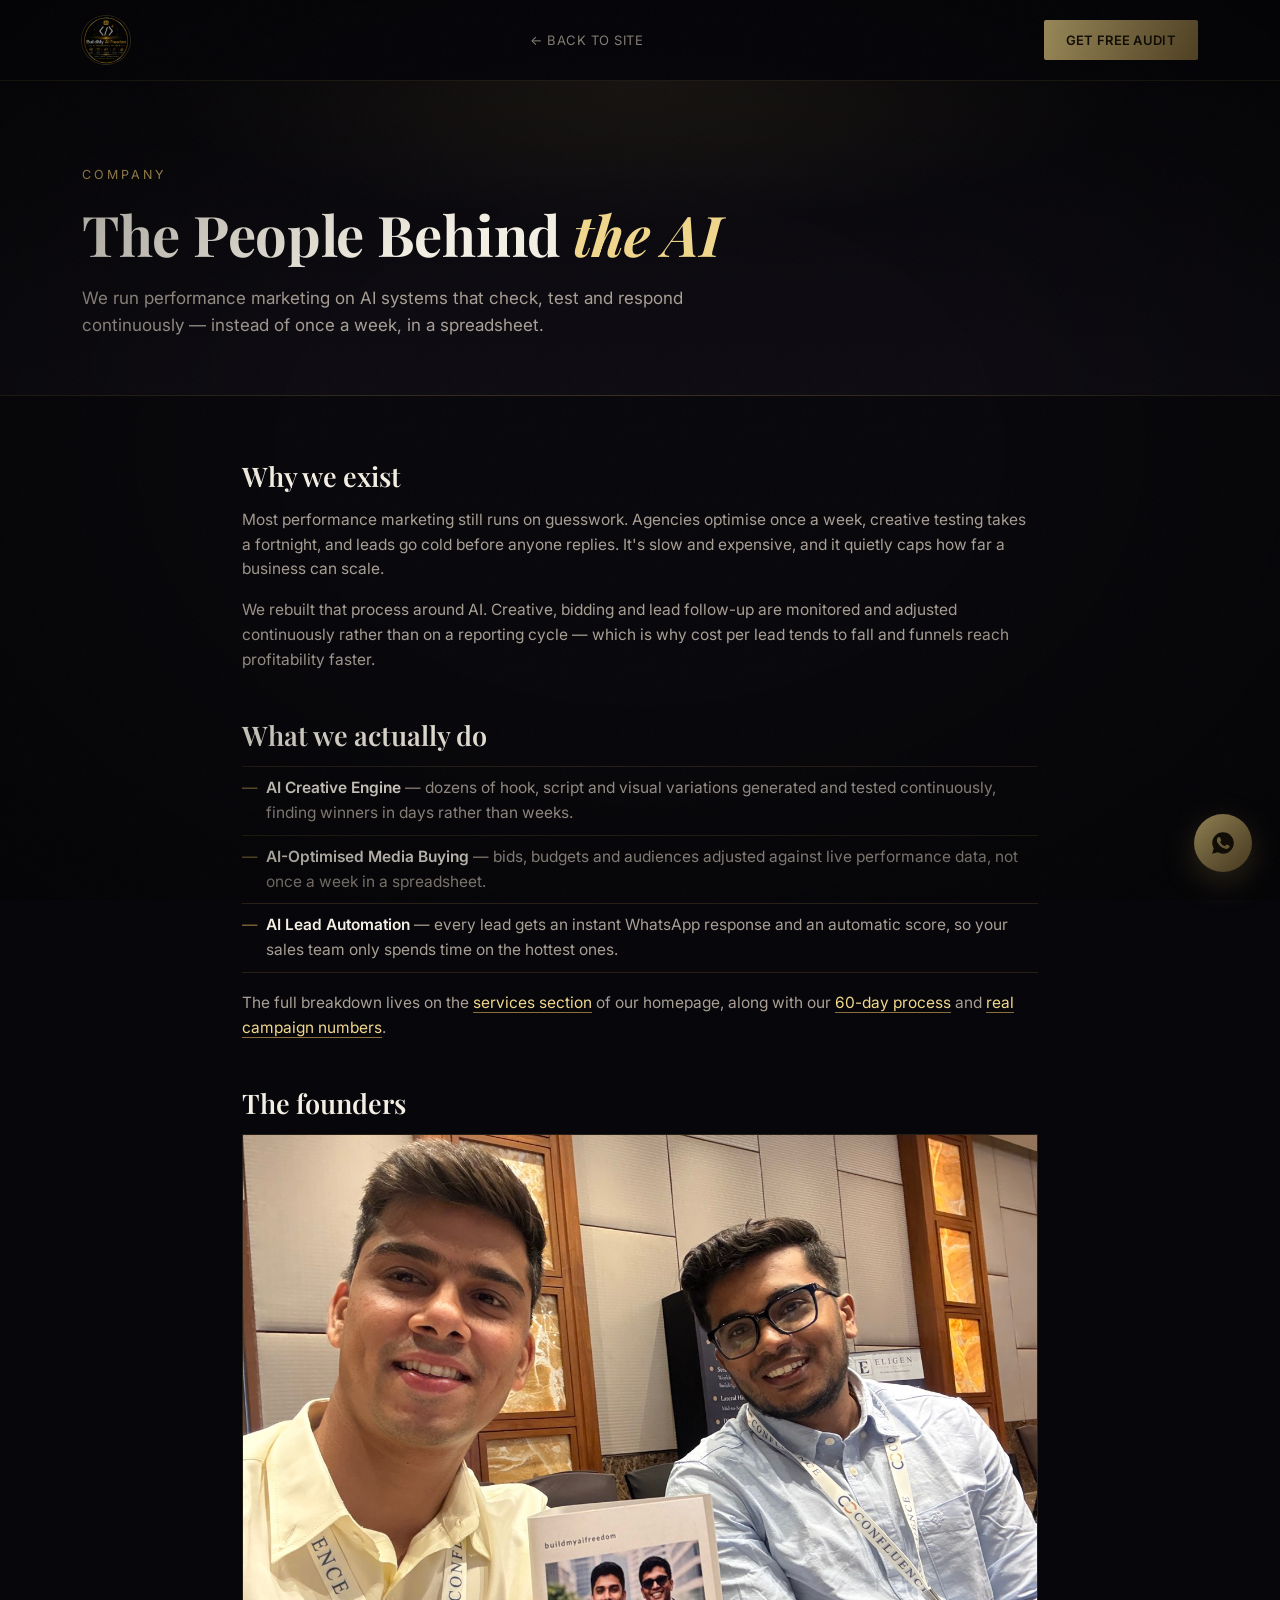
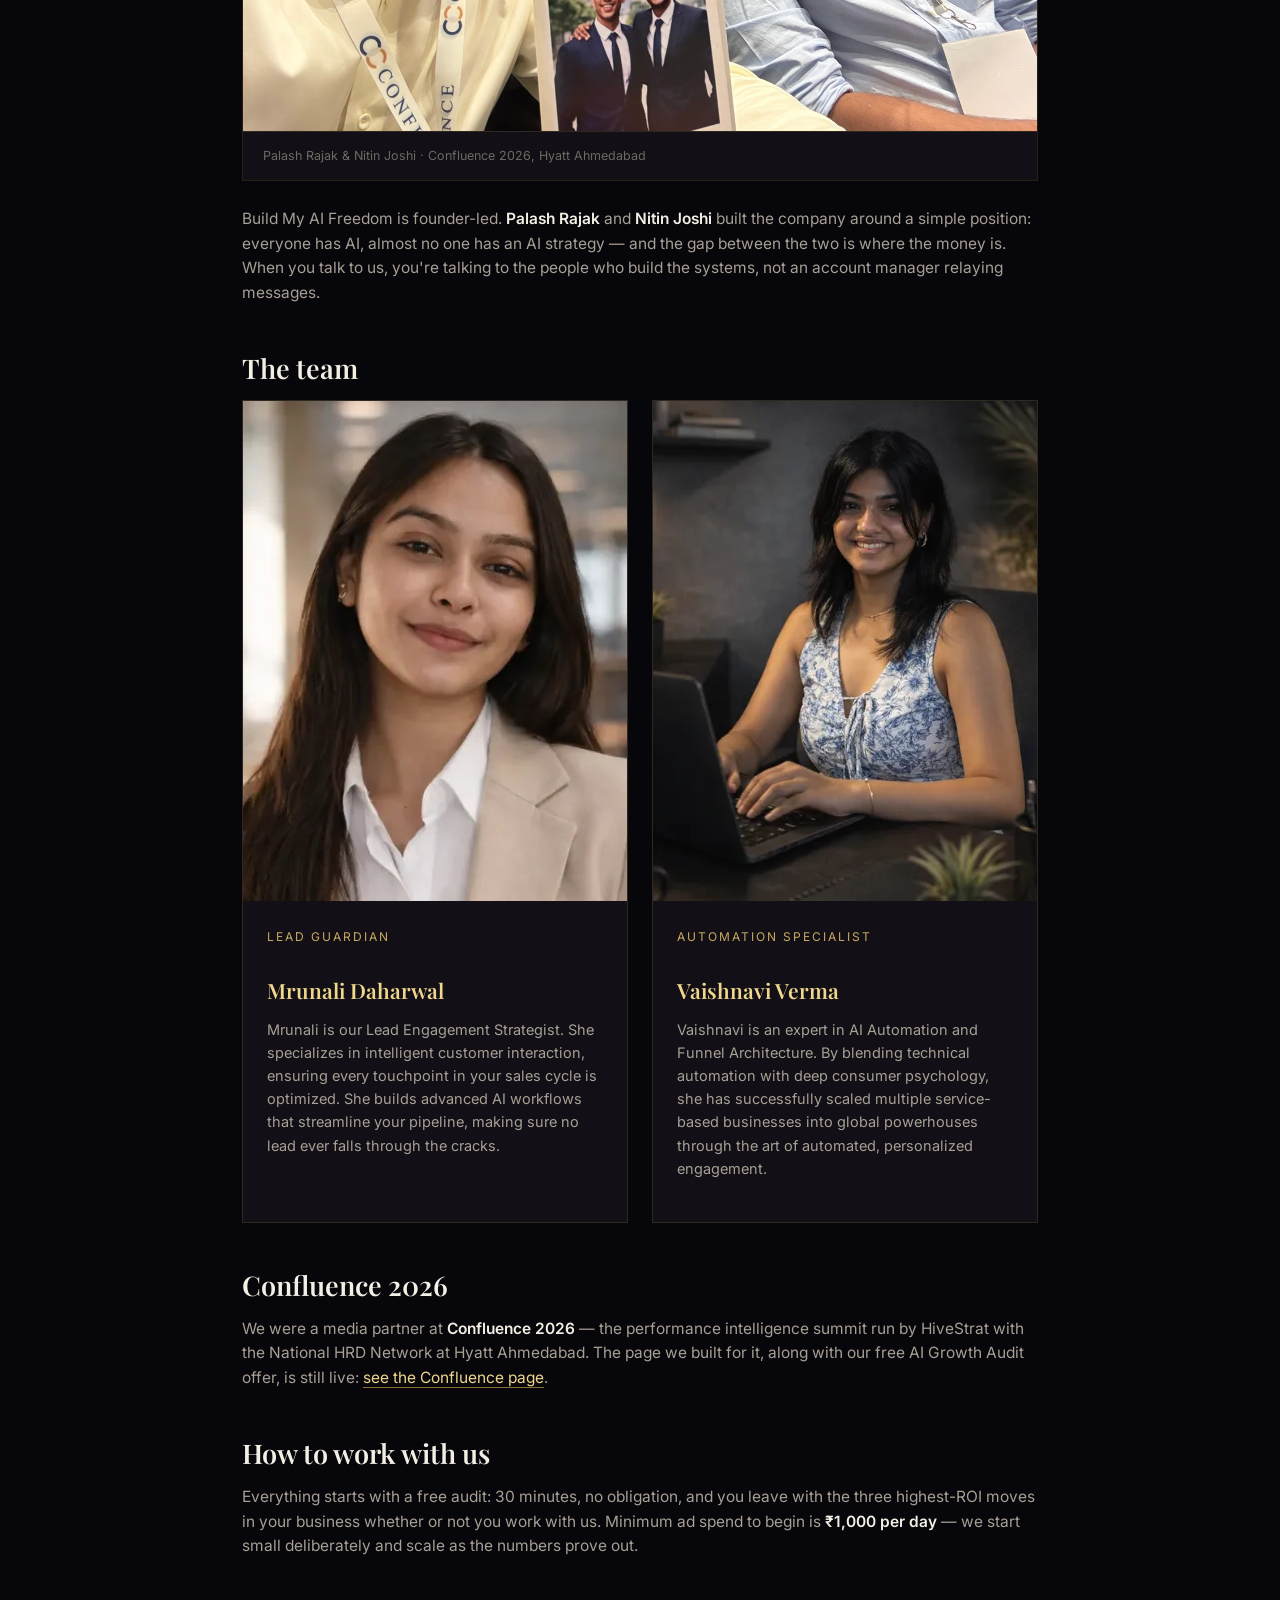
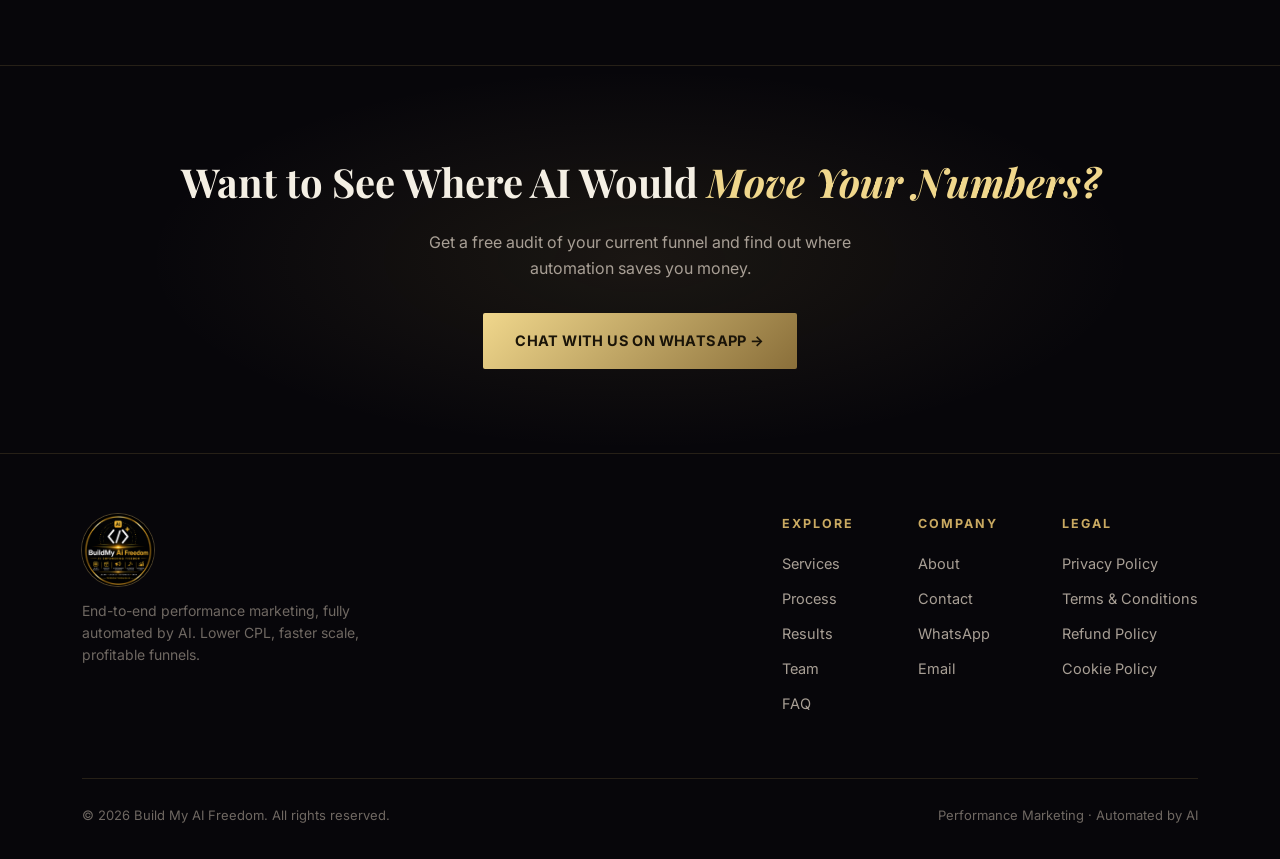
<file: about/index.html>
<!DOCTYPE html>
<html lang="en">
<head>
<meta charset="UTF-8">
<meta name="viewport" content="width=device-width, initial-scale=1.0">
<title>About — Build My AI Freedom</title>
<meta name="description" content="Build My AI Freedom runs end-to-end performance marketing on AI systems — strategy, creative, media buying and lead follow-up, under one roof.">
<link rel="canonical" href="https://buildmyaifreedom.com/about/">
<meta property="og:title" content="About — Build My AI Freedom">
<meta property="og:description" content="Build My AI Freedom runs end-to-end performance marketing on AI systems — strategy, creative, media buying and lead follow-up, under one roof.">
<meta property="og:type" content="website">
<meta property="og:url" content="https://buildmyaifreedom.com/about/">

<link rel="preconnect" href="https://fonts.googleapis.com">
<link rel="preconnect" href="https://fonts.gstatic.com" crossorigin>
<link href="https://fonts.googleapis.com/css2?family=Playfair+Display:ital,wght@0,500;0,600;0,700;0,800;1,500&family=Inter:wght@300;400;500;600;700;800&display=swap" rel="stylesheet">
<link rel="stylesheet" href="/assets/site.css">
</head>
<body>

<nav>
  <div class="wrap">
    <a href="/" class="logo"><img src="/images/logo/build-my-ai-freedom-logo.png" alt="Build My AI Freedom" class="logo-img"></a>
    <a href="/" class="nav-back">&larr; Back to site</a>
    <a class="nav-cta" href="https://wa.me/919109637004?text=Hi%20Build%20My%20AI%20Freedom%2C%20I%27d%20like%20a%20free%20funnel%20audit." target="_blank" rel="noopener">Get Free Audit</a>
  </div>
</nav>

<header class="page-head">
  <div class="wrap">
    <span class="eyebrow">Company</span>
    <h1>The People Behind <em>the AI</em></h1>
    <p class="lead">We run performance marketing on AI systems that check, test and respond continuously — instead of once a week, in a spreadsheet.</p>
    
  </div>
</header>

<section class="doc"><div class="wrap">

<h2>Why we exist</h2>
<p>Most performance marketing still runs on guesswork. Agencies optimise once a week, creative testing takes a fortnight, and leads go cold before anyone replies. It's slow and expensive, and it quietly caps how far a business can scale.</p>
<p>We rebuilt that process around AI. Creative, bidding and lead follow-up are monitored and adjusted continuously rather than on a reporting cycle — which is why cost per lead tends to fall and funnels reach profitability faster.</p>

<h2>What we actually do</h2>
<ul>
  <li><strong>AI Creative Engine</strong> — dozens of hook, script and visual variations generated and tested continuously, finding winners in days rather than weeks.</li>
  <li><strong>AI-Optimised Media Buying</strong> — bids, budgets and audiences adjusted against live performance data, not once a week in a spreadsheet.</li>
  <li><strong>AI Lead Automation</strong> — every lead gets an instant WhatsApp response and an automatic score, so your sales team only spends time on the hottest ones.</li>
</ul>
<p>The full breakdown lives on the <a href="/#services">services section</a> of our homepage, along with our <a href="/#process">60-day process</a> and <a href="/#results">real campaign numbers</a>.</p>

<h2>The founders</h2>
<figure class="founders-photo-wide">
  <img src="/assets/founders-confluence.jpg" alt="Palash Rajak and Nitin Joshi, co-founders of Build My AI Freedom, at Confluence 2026" width="1400" height="1050" loading="lazy">
  <figcaption>Palash Rajak &amp; Nitin Joshi &middot; Confluence 2026, Hyatt Ahmedabad</figcaption>
</figure>
<p>Build My AI Freedom is founder-led. <strong>Palash Rajak</strong> and <strong>Nitin Joshi</strong> built the company around a simple position: everyone has AI, almost no one has an AI strategy — and the gap between the two is where the money is. When you talk to us, you're talking to the people who build the systems, not an account manager relaying messages.</p>

<h2>The team</h2>
<div class="people">
  <article class="person">
    <img src="/images/team/mrunali-daharwal.webp" alt="Mrunali Daharwal, Lead Guardian at Build My AI Freedom" width="500" height="500" loading="lazy" style="object-position:52% 30%;">
    <div class="person-body">
      <span class="kicker">Lead Guardian</span>
      <h3>Mrunali Daharwal</h3>
      <p>Mrunali is our Lead Engagement Strategist. She specializes in intelligent customer interaction, ensuring every touchpoint in your sales cycle is optimized. She builds advanced AI workflows that streamline your pipeline, making sure no lead ever falls through the cracks.</p>
    </div>
  </article>
  <article class="person">
    <img src="/images/team/vaishnavi-verma.webp" alt="Vaishnavi Verma, Automation Specialist at Build My AI Freedom" width="500" height="500" loading="lazy" style="object-position:58% 20%;">
    <div class="person-body">
      <span class="kicker">Automation Specialist</span>
      <h3>Vaishnavi Verma</h3>
      <p>Vaishnavi is an expert in AI Automation and Funnel Architecture. By blending technical automation with deep consumer psychology, she has successfully scaled multiple service-based businesses into global powerhouses through the art of automated, personalized engagement.</p>
    </div>
  </article>
</div>

<h2>Confluence 2026</h2>
<p>We were a media partner at <strong>Confluence 2026</strong> — the performance intelligence summit run by HiveStrat with the National HRD Network at Hyatt Ahmedabad. The page we built for it, along with our free AI Growth Audit offer, is still live: <a href="/confluence/">see the Confluence page</a>.</p>

<h2>How to work with us</h2>
<p>Everything starts with a free audit: 30 minutes, no obligation, and you leave with the three highest-ROI moves in your business whether or not you work with us. Minimum ad spend to begin is <strong>&#8377;1,000 per day</strong> — we start small deliberately and scale as the numbers prove out.</p>

</div></section>

<section class="cta-band">
  <div class="wrap">
    <h2>Want to See Where AI Would <em>Move Your Numbers?</em></h2>
    <p>Get a free audit of your current funnel and find out where automation saves you money.</p>
    <a class="btn-primary" href="https://wa.me/919109637004?text=Hi%20Build%20My%20AI%20Freedom%2C%20I%27d%20like%20a%20free%20funnel%20audit." target="_blank" rel="noopener">Chat With Us on WhatsApp &rarr;</a>
  </div>
</section>

<footer>
  <div class="wrap">
    <div class="footer-top">
      <div class="footer-brand">
        <a href="/" class="logo"><img src="/images/logo/build-my-ai-freedom-logo.png" alt="Build My AI Freedom" class="logo-img footer-logo-img"></a>
        <p>End-to-end performance marketing, fully automated by AI. Lower CPL, faster scale, profitable funnels.</p>
      </div>
      <div class="footer-links">
        <div class="footer-col">
          <h4>Explore</h4>
          <a href="/#services">Services</a>
          <a href="/#process">Process</a>
          <a href="/#results">Results</a>
          <a href="/#team">Team</a>
          <a href="/#faq">FAQ</a>
        </div>
        <div class="footer-col">
          <h4>Company</h4>
          <a href="/about/">About</a>
          <a href="/contact/">Contact</a>
          <a href="https://wa.me/919109637004" target="_blank" rel="noopener">WhatsApp</a>
          <a href="mailto:support@buildmyaifreedom.com">Email</a>
        </div>
        <div class="footer-col">
          <h4>Legal</h4>
          <a href="/privacy/">Privacy Policy</a>
          <a href="/terms/">Terms &amp; Conditions</a>
          <a href="/refund/">Refund Policy</a>
          <a href="/cookies/">Cookie Policy</a>
        </div>
      </div>
    </div>
    <div class="footer-bottom">
      <span>&copy; <span id="year"></span> Build My AI Freedom. All rights reserved.</span>
      <span>Performance Marketing &middot; Automated by AI</span>
    </div>
  </div>
</footer>

<a class="wa-float" href="https://wa.me/919109637004?text=Hi%20Build%20My%20AI%20Freedom%2C%20I%27d%20like%20a%20free%20funnel%20audit." target="_blank" rel="noopener" aria-label="Chat on WhatsApp">
  <svg viewBox="0 0 24 24"><path d="M12.04 2C6.58 2 2.13 6.45 2.13 11.91c0 1.75.46 3.45 1.32 4.95L2 22l5.28-1.38c1.45.79 3.08 1.21 4.76 1.21h.01c5.46 0 9.91-4.45 9.91-9.91C21.96 6.45 17.5 2 12.04 2zm5.87 14.03c-.24.68-1.4 1.31-1.94 1.39-.5.08-1.13.11-1.83-.11-.42-.13-.96-.31-1.65-.6-2.9-1.25-4.8-4.17-4.94-4.36-.14-.19-1.18-1.57-1.18-3 0-1.42.75-2.12 1.02-2.41.27-.29.58-.36.78-.36.19 0 .39 0 .56.01.18.01.42-.07.65.5.24.58.83 2 .9 2.15.07.15.12.32.02.51-.09.19-.14.31-.28.48-.14.17-.29.37-.42.5-.14.14-.29.29-.12.57.17.28.75 1.24 1.62 2.01 1.11.99 2.05 1.3 2.33 1.44.28.14.44.12.6-.07.17-.19.71-.83.9-1.11.19-.28.38-.24.64-.14.26.1 1.66.78 1.94.92.28.14.47.21.54.33.07.12.07.68-.17 1.35z"/></svg>
</a>

<script>document.getElementById('year').textContent = new Date().getFullYear();</script>

</body>
</html>
</file>
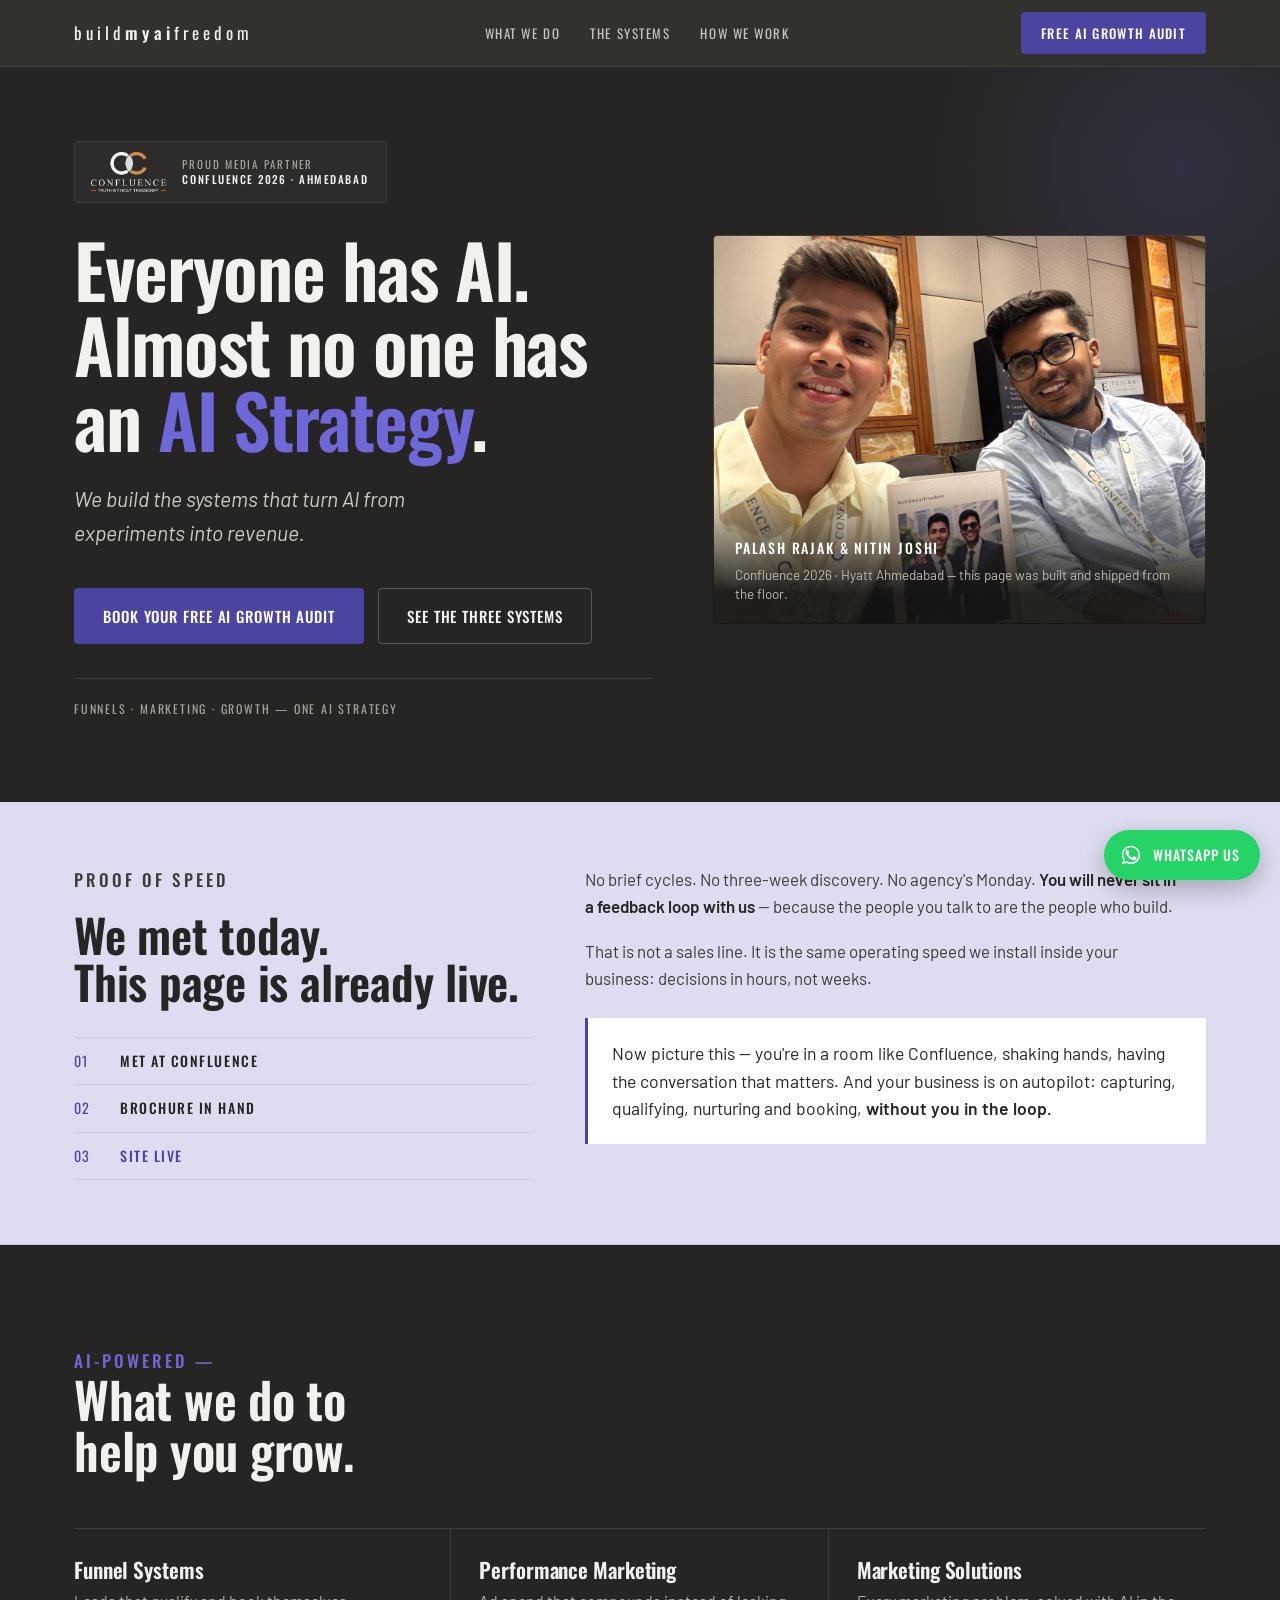
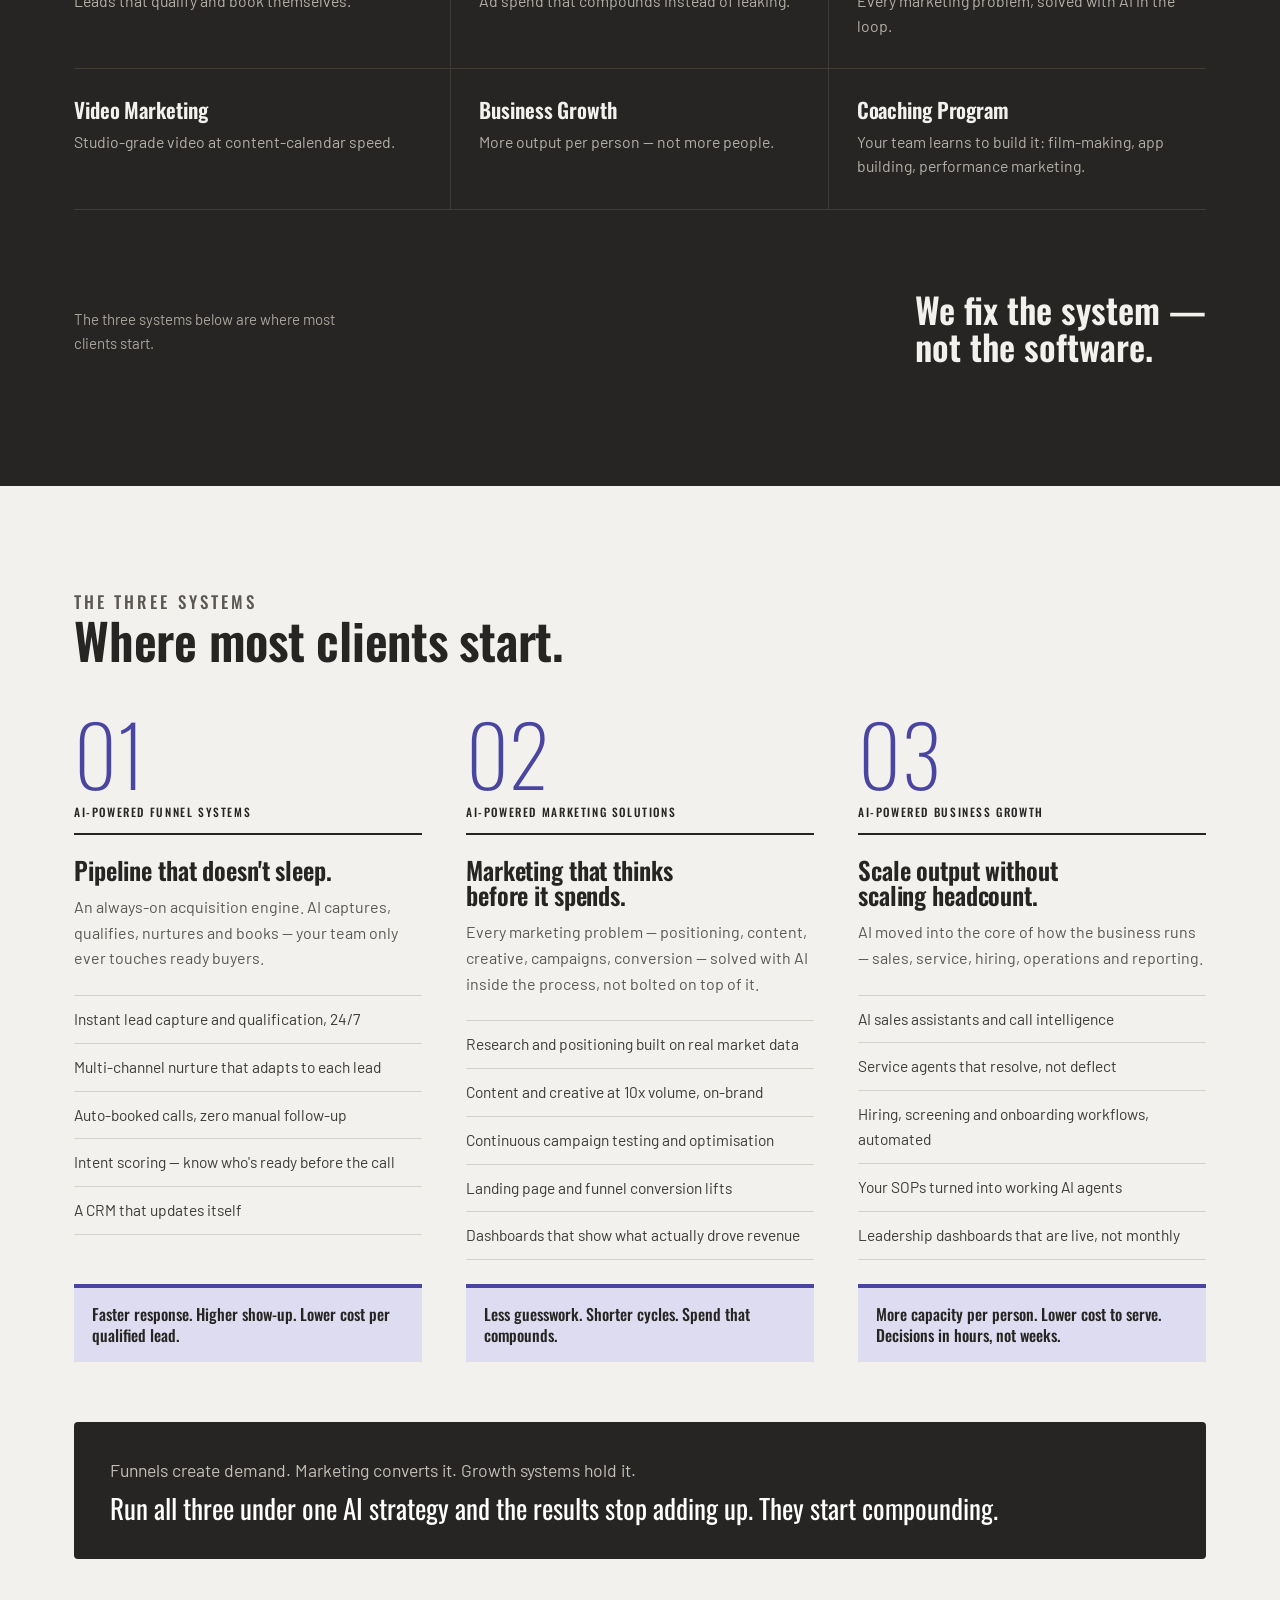
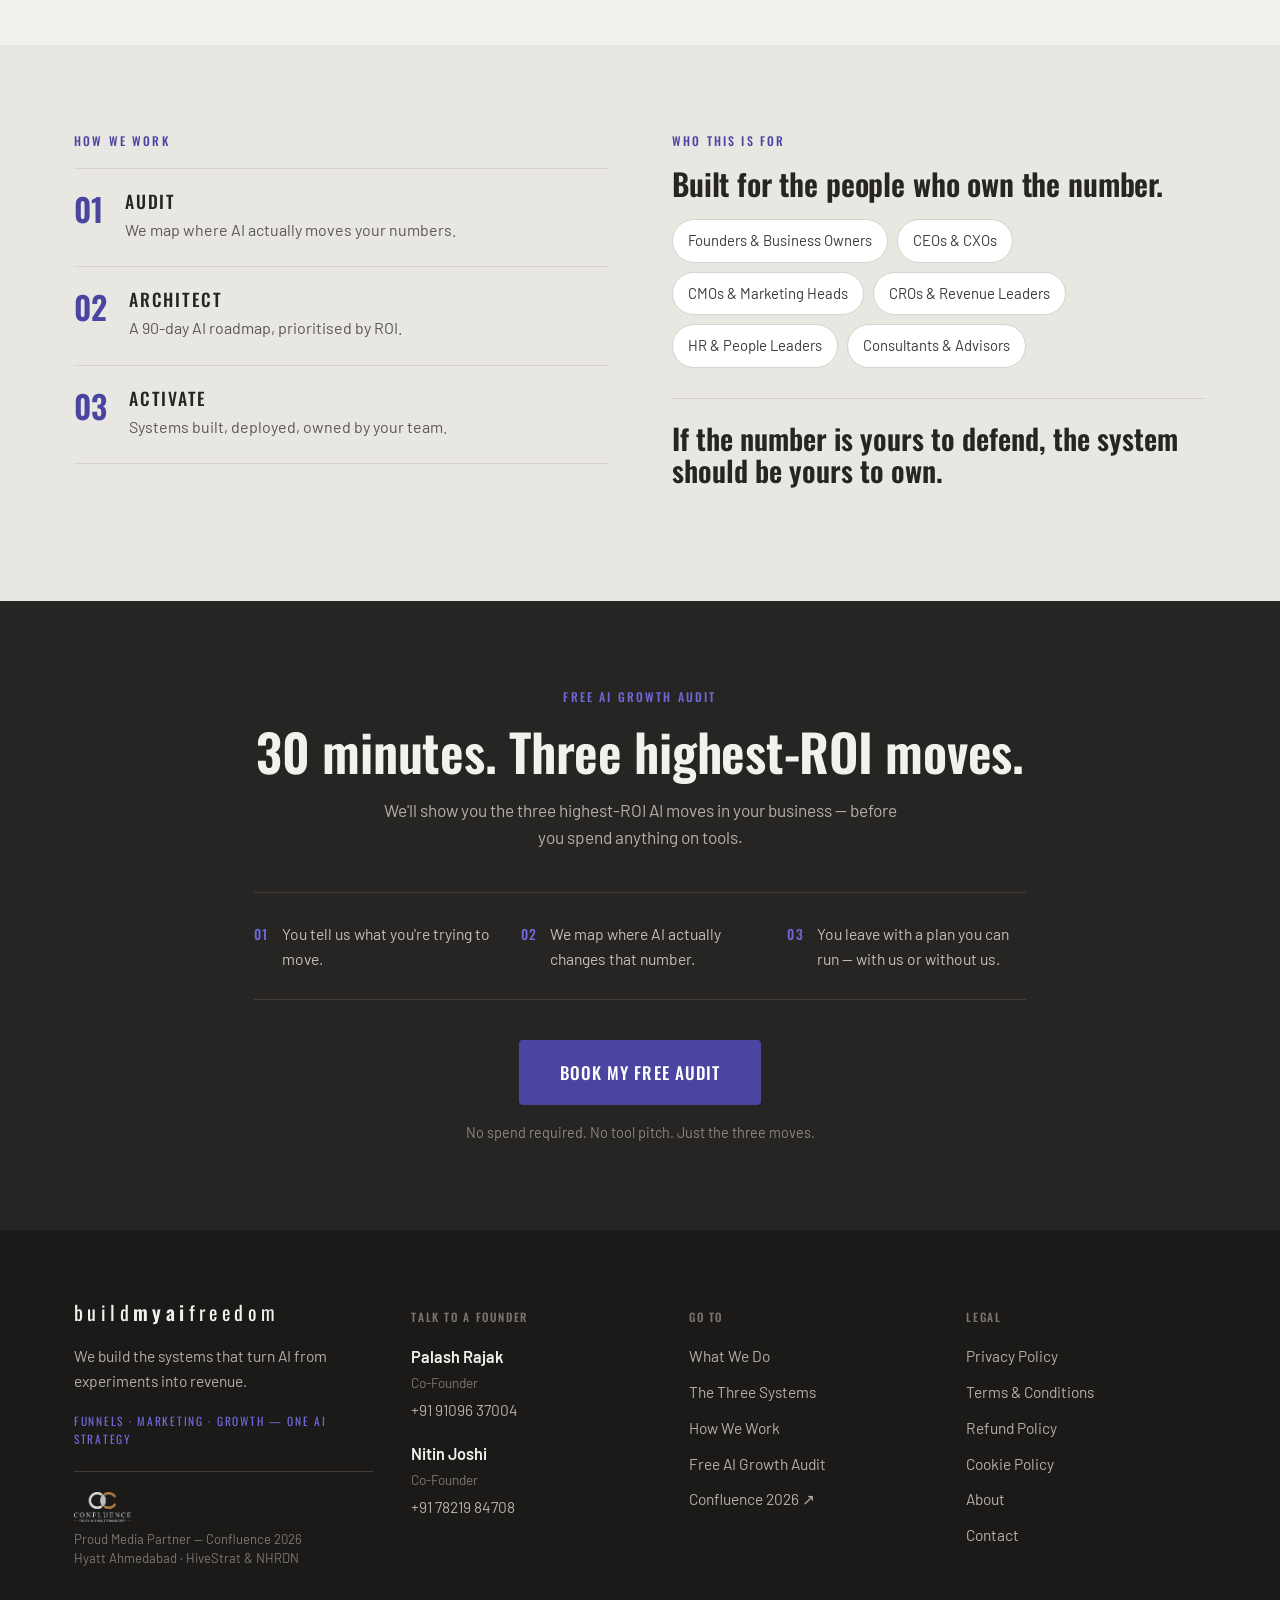
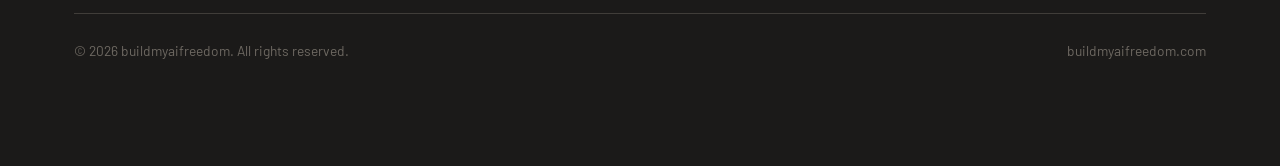
<file: confluence/index.html>
<!DOCTYPE html>
<html lang="en">
<head>
<meta charset="utf-8">
<meta name="viewport" content="width=device-width, initial-scale=1">
<title>buildmyaifreedom — Everyone has AI. Almost no one has an AI Strategy.</title>
<meta name="description" content="We build the systems that turn AI from experiments into revenue. AI-powered funnels, marketing and growth systems for founders and CXOs. Proud media partner of Confluence 2026.">
<meta name="theme-color" content="#262523">

<meta property="og:type" content="website">
<meta property="og:title" content="Everyone has AI. Almost no one has an AI Strategy.">
<meta property="og:description" content="We build the systems that turn AI from experiments into revenue. Funnels · Marketing · Growth — one AI strategy.">
<meta property="og:url" content="https://buildmyaifreedom.com/confluence/">
<meta property="og:image" content="https://buildmyaifreedom.com/assets/founders-confluence.jpg">
<meta name="twitter:card" content="summary_large_image">

<link rel="icon" href="data:image/svg+xml,%3Csvg xmlns='http://www.w3.org/2000/svg' viewBox='0 0 64 64'%3E%3Crect width='64' height='64' rx='12' fill='%23262523'/%3E%3Ctext x='32' y='45' font-family='Helvetica,Arial' font-size='36' font-weight='700' fill='%236F68D8' text-anchor='middle'%3Ea%3C/text%3E%3C/svg%3E">

<link rel="preconnect" href="https://fonts.googleapis.com">
<link rel="preconnect" href="https://fonts.gstatic.com" crossorigin>
<link href="https://fonts.googleapis.com/css2?family=Oswald:wght@200;300;400;500;600;700&family=Barlow:ital,wght@0,400;0,500;0,600;1,400;1,500&display=swap" rel="stylesheet">

<style>
:root{
  --ink:#262523;
  --ink-soft:#33312E;
  --paper:#F2F1EE;
  --paper-2:#E9E7E2;
  --indigo:#4B45A2;
  --indigo-bright:#6F68D8;
  --lavender:#DEDCF0;
  --orange:#CE8B4E;
  --muted:#5B5854;
  --muted-dark:#A9A49C;
  --line:#D6D3CC;
  --line-dark:#403D39;
  --max:1180px;
  --r:4px;
}

*{box-sizing:border-box}
html{scroll-behavior:smooth;-webkit-text-size-adjust:100%}
body{
  margin:0;
  background:var(--paper);
  color:var(--ink);
  font-family:'Barlow',system-ui,-apple-system,'Segoe UI',sans-serif;
  font-size:17px;
  line-height:1.6;
  -webkit-font-smoothing:antialiased;
  overflow-x:hidden;
}
img{max-width:100%;display:block}
a{color:inherit}

h1,h2,h3,.display{
  font-family:'Oswald',Impact,sans-serif;
  font-weight:600;
  line-height:1.02;
  letter-spacing:-0.005em;
  margin:0;
  text-wrap:balance;
}

.wrap{max-width:var(--max);margin:0 auto;padding:0 24px}
.eyebrow{
  font-family:'Oswald',sans-serif;font-weight:500;
  font-size:12px;letter-spacing:.18em;text-transform:uppercase;
  color:var(--indigo);margin:0 0 18px;
}
.eyebrow.on-dark{color:var(--indigo-bright)}
.rule{height:1px;background:var(--line);border:0;margin:0}

/* ---------- buttons ---------- */
.btn{
  display:inline-flex;align-items:center;gap:10px;
  font-family:'Oswald',sans-serif;font-weight:500;
  font-size:15px;letter-spacing:.06em;text-transform:uppercase;
  padding:15px 28px;border-radius:var(--r);border:1px solid transparent;
  text-decoration:none;cursor:pointer;transition:transform .15s ease,background .2s ease,color .2s ease,border-color .2s ease;
  white-space:nowrap;
}
.btn:hover{transform:translateY(-2px)}
.btn-primary{background:var(--indigo);color:#fff}
.btn-primary:hover{background:#3E3990}
.btn-ghost{background:transparent;color:var(--ink);border-color:var(--ink)}
.btn-ghost:hover{background:var(--ink);color:var(--paper)}
.btn-ghost.on-dark{color:var(--paper);border-color:#5A5651}
.btn-ghost.on-dark:hover{background:var(--paper);color:var(--ink);border-color:var(--paper)}

/* ---------- header ---------- */
header{
  position:sticky;top:0;z-index:50;
  background:rgba(38,37,35,.94);
  backdrop-filter:saturate(140%) blur(10px);
  border-bottom:1px solid var(--line-dark);
}
.nav{display:flex;align-items:center;justify-content:space-between;gap:20px;height:66px}
.brand{
  font-family:'Oswald',sans-serif;font-weight:400;
  font-size:17px;letter-spacing:.24em;color:var(--paper);
  text-decoration:none;white-space:nowrap;
}
.brand b{font-weight:600}
.nav-links{display:flex;align-items:center;gap:30px}
.nav-links a{
  font-family:'Oswald',sans-serif;font-weight:400;font-size:13px;
  letter-spacing:.12em;text-transform:uppercase;color:#C9C4BC;
  text-decoration:none;transition:color .2s ease;
}
.nav-links a:hover{color:#fff}
.nav-cta{
  font-family:'Oswald',sans-serif;font-weight:500;font-size:13px;
  letter-spacing:.1em;text-transform:uppercase;
  background:var(--indigo);color:#fff;text-decoration:none;
  padding:11px 20px;border-radius:var(--r);transition:background .2s ease;
}
.nav-cta:hover{background:#5B54BE}
@media(max-width:860px){.nav-links{display:none}.nav{height:60px}.brand{font-size:14px;letter-spacing:.18em}}

/* ---------- hero ---------- */
.hero{background:var(--ink);color:var(--paper);padding:74px 0 84px;position:relative;overflow:hidden}
.hero::after{
  content:"";position:absolute;right:-180px;top:-180px;width:560px;height:560px;
  background:radial-gradient(circle,rgba(111,104,216,.16),transparent 65%);pointer-events:none;
}
.hero-grid{display:grid;grid-template-columns:1.08fr .92fr;gap:60px;align-items:center;position:relative;z-index:1}

.partner-lockup{
  display:inline-flex;align-items:center;gap:16px;
  border:1px solid var(--line-dark);border-radius:var(--r);
  padding:10px 18px 10px 16px;margin-bottom:28px;background:rgba(255,255,255,.03);
}
.partner-lockup img{height:40px;width:auto}
.partner-lockup span{
  font-family:'Oswald',sans-serif;font-weight:400;font-size:11px;
  letter-spacing:.16em;text-transform:uppercase;color:var(--muted-dark);line-height:1.4;
}
.partner-lockup span b{display:block;color:var(--paper);font-weight:500;letter-spacing:.14em}

.hero h1{font-size:clamp(2.7rem,6.1vw,4.6rem);font-weight:600;letter-spacing:-0.015em}
.hero h1 em{font-style:normal;color:var(--indigo-bright)}
.hero-sub{
  font-size:clamp(1.08rem,1.9vw,1.32rem);color:#CFCAC2;
  margin:26px 0 0;max-width:31ch;font-style:italic;font-weight:400;
}
.hero-cta{display:flex;flex-wrap:wrap;gap:14px;margin-top:38px}
.hero-tags{
  margin-top:34px;padding-top:20px;border-top:1px solid var(--line-dark);
  font-family:'Oswald',sans-serif;font-weight:400;font-size:12px;
  letter-spacing:.15em;text-transform:uppercase;color:var(--muted-dark);
}

.hero-photo{position:relative}
.hero-photo img{
  width:100%;aspect-ratio:4/3.15;object-fit:cover;object-position:center 32%;
  border-radius:var(--r);border:1px solid var(--line-dark);
}
.photo-caption{
  position:absolute;left:0;right:0;bottom:0;
  background:linear-gradient(to top,rgba(20,19,18,.93) 22%,transparent);
  padding:52px 22px 20px;border-radius:0 0 var(--r) var(--r);
}
.photo-caption b{
  display:block;font-family:'Oswald',sans-serif;font-weight:500;font-size:14px;
  letter-spacing:.13em;text-transform:uppercase;color:#fff;
}
.photo-caption small{display:block;font-size:13.5px;color:#BFB9B1;margin-top:5px;line-height:1.45}

@media(max-width:940px){
  .hero{padding:52px 0 60px}
  .hero-grid{grid-template-columns:1fr;gap:38px}
  .hero-sub{max-width:none}
  .hero-photo{order:-1}
}

/* ---------- speed band ---------- */
.speed{background:var(--lavender);color:var(--ink);padding:64px 0;border-bottom:1px solid #CDCAE4}
.speed-grid{display:grid;grid-template-columns:.85fr 1.15fr;gap:52px;align-items:start}
.speed h2{font-size:clamp(1.9rem,3.6vw,2.9rem)}
.speed p{margin:0 0 18px;font-size:1.06rem;color:#3E3B37;max-width:60ch}
.speed p:last-child{margin-bottom:0}
.speed strong{font-weight:600;color:var(--ink)}
.speed-imagine{
  margin-top:26px;padding:22px 24px;background:#fff;border-left:3px solid var(--indigo);
  font-size:1.1rem;line-height:1.55;color:var(--ink);
}
.stamp{list-style:none;margin:32px 0 0;padding:0;counter-reset:s}
.stamp li{
  counter-increment:s;position:relative;padding:12px 0 12px 46px;
  border-top:1px solid #CDCAE4;
  font-family:'Oswald',sans-serif;font-weight:500;font-size:14px;
  letter-spacing:.11em;text-transform:uppercase;color:var(--ink);
}
.stamp li:last-child{border-bottom:1px solid #CDCAE4}
.stamp li::before{
  content:"0" counter(s);position:absolute;left:0;top:12px;
  font-weight:400;color:var(--indigo);letter-spacing:.04em;
}
.stamp li:last-child{color:var(--indigo)}
@media(max-width:860px){.speed-grid{grid-template-columns:1fr;gap:26px}.speed{padding:48px 0}.stamp{margin-top:24px}}

/* ---------- sections ---------- */
section{padding:86px 0}
.sec-head{max-width:56ch;margin-bottom:52px}
.sec-head h2{font-size:clamp(2rem,4vw,3.1rem)}
.sec-head p{color:var(--muted);margin:16px 0 0;font-size:1.06rem}
@media(max-width:860px){section{padding:60px 0}.sec-head{margin-bottom:36px}}

/* what we do */
#services{background:var(--ink);color:var(--paper)}
#services .sec-head h2{color:var(--paper)}
.svc-grid{display:grid;grid-template-columns:repeat(3,1fr);gap:0;border-top:1px solid var(--line-dark)}
.svc{padding:30px 28px 30px 0;border-bottom:1px solid var(--line-dark);border-right:1px solid var(--line-dark)}
.svc:nth-child(3n){border-right:0;padding-right:0}
.svc:not(:nth-child(3n)){padding-right:28px}
.svc:nth-child(3n+2),.svc:nth-child(3n+3){padding-left:28px}
.svc h3{font-size:1.32rem;font-weight:600;color:var(--paper)}
.svc p{margin:9px 0 0;color:#B4AFA7;font-size:.99rem;line-height:1.55}
.svc-foot{
  margin-top:46px;display:flex;flex-wrap:wrap;align-items:baseline;
  justify-content:space-between;gap:20px;
}
.svc-foot .note{color:var(--muted-dark);font-size:.94rem;max-width:34ch}
.svc-foot .punch{font-family:'Oswald',sans-serif;font-weight:600;font-size:clamp(1.5rem,3vw,2.2rem);line-height:1.05;color:var(--paper)}
@media(max-width:860px){
  .svc-grid{grid-template-columns:1fr}
  .svc,.svc:nth-child(3n),.svc:not(:nth-child(3n)){padding:22px 0;border-right:0}
  .svc:nth-child(3n+2),.svc:nth-child(3n+3){padding-left:0}
}

/* three systems */
.sys-grid{display:grid;grid-template-columns:repeat(3,1fr);gap:44px;align-items:stretch}
.sys{display:flex;flex-direction:column}
.sys-num{font-family:'Oswald',sans-serif;font-weight:200;font-size:5.2rem;line-height:.85;color:var(--indigo);margin-bottom:14px}
.sys-kicker{
  font-family:'Oswald',sans-serif;font-weight:500;font-size:11.5px;
  letter-spacing:.14em;text-transform:uppercase;color:var(--ink);
  padding-bottom:12px;border-bottom:2px solid var(--ink);display:block;
}
.sys h3{font-size:1.55rem;margin:22px 0 12px}
.sys>p{color:var(--muted);margin:0 0 24px;font-size:1rem}
.sys ul{list-style:none;margin:0 0 24px;padding:0}
.sys li{padding:11px 0;border-bottom:1px solid var(--line);font-size:.97rem;color:#3E3B37}
.sys li:first-child{border-top:1px solid var(--line)}
.sys-out{
  margin-top:auto;
  background:var(--lavender);border-top:4px solid var(--indigo);
  padding:16px 18px;font-family:'Oswald',sans-serif;font-weight:500;
  font-size:1rem;line-height:1.3;color:var(--ink);
}
.sys-close{
  margin-top:60px;background:var(--ink);color:var(--paper);
  padding:34px 36px;border-radius:var(--r);
}
.sys-close p{margin:0;font-size:1.1rem;color:#C4BFB7}
.sys-close strong{
  display:block;margin-top:8px;color:#fff;font-weight:400;
  font-family:'Oswald',sans-serif;font-size:clamp(1.2rem,2.4vw,1.7rem);line-height:1.2;
}
@media(max-width:940px){.sys-grid{grid-template-columns:1fr;gap:48px}.sys-close{padding:26px 24px}}

/* how we work + audience */
#how{background:var(--paper-2)}
.how-grid{display:grid;grid-template-columns:1fr 1fr;gap:64px;align-items:start}
.step{display:grid;grid-template-columns:auto 1fr;gap:22px;padding:24px 0;border-bottom:1px solid var(--line)}
.step:first-of-type{border-top:1px solid var(--line)}
.step-n{font-family:'Oswald',sans-serif;font-weight:600;font-size:2rem;line-height:1;color:var(--indigo)}
.step h3{font-family:'Oswald',sans-serif;font-weight:500;font-size:1.1rem;letter-spacing:.1em;text-transform:uppercase}
.step p{margin:6px 0 0;color:var(--muted);font-size:1rem}
.aud h3{font-size:1.9rem;margin-bottom:20px}
.aud ul{list-style:none;margin:0;padding:0;display:flex;flex-wrap:wrap;gap:9px}
.aud li{
  border:1px solid var(--line);background:#fff;padding:9px 15px;border-radius:99px;
  font-size:.93rem;color:#3E3B37;
}
.aud-note{
  margin-top:30px;padding-top:24px;border-top:1px solid var(--line);
  font-family:'Oswald',sans-serif;font-weight:600;font-size:clamp(1.3rem,2.6vw,1.8rem);
  line-height:1.1;color:var(--ink);
}
@media(max-width:940px){.how-grid{grid-template-columns:1fr;gap:48px}}

/* ---------- form ---------- */
#connect{background:var(--ink);color:var(--paper)}
.connect-inner{max-width:820px;margin:0 auto;text-align:center}
.connect-inner h2{font-size:clamp(2rem,4.4vw,3.2rem);color:var(--paper)}
.connect-inner .lede{color:#B4AFA7;font-size:1.08rem;margin:20px auto 0;max-width:52ch}
.mini{
  margin:40px 0;padding:28px 0;
  border-top:1px solid var(--line-dark);border-bottom:1px solid var(--line-dark);
  display:grid;grid-template-columns:repeat(3,1fr);gap:28px;text-align:left;
}
.mini div{display:flex;gap:13px;align-items:baseline;font-size:.98rem;color:#C4BFB7}
.mini b{color:var(--indigo-bright);font-family:'Oswald',sans-serif;font-weight:500;font-size:.85rem;letter-spacing:.1em;flex:none}
.connect-inner .btn{font-size:17px;padding:19px 40px}
.connect-inner .fineprint{margin:16px 0 0;font-size:.9rem;color:#8C8780}
@media(max-width:820px){.mini{grid-template-columns:1fr;gap:16px;margin:30px 0;padding:22px 0}}

.card{background:var(--paper);color:var(--ink);border-radius:var(--r);padding:36px}
.field{margin-bottom:20px}
.field label{
  display:block;font-family:'Oswald',sans-serif;font-weight:500;font-size:11.5px;
  letter-spacing:.13em;text-transform:uppercase;color:var(--muted);margin-bottom:8px;
}
.field input,.field select{
  width:100%;font-family:'Barlow',sans-serif;font-size:16px;color:var(--ink);
  background:#fff;border:1px solid var(--line);border-radius:var(--r);
  padding:14px 15px;transition:border-color .18s ease,box-shadow .18s ease;
}
.field select{appearance:none;background-image:url("data:image/svg+xml,%3Csvg xmlns='http://www.w3.org/2000/svg' width='12' height='8' viewBox='0 0 12 8'%3E%3Cpath d='M1 1l5 5 5-5' stroke='%235B5854' stroke-width='1.6' fill='none' stroke-linecap='round'/%3E%3C/svg%3E");background-repeat:no-repeat;background-position:right 15px center;padding-right:40px}
.field input:focus,.field select:focus{
  outline:none;border-color:var(--indigo);box-shadow:0 0 0 3px rgba(75,69,162,.13);
}
.field input::placeholder{color:#A9A49C}
.field.err input,.field.err select{border-color:#C0392B}
.err-msg{display:none;color:#C0392B;font-size:.86rem;margin-top:6px}
.field.err .err-msg{display:block}
.hp{position:absolute;left:-9999px;opacity:0;height:0;width:0}
.card .btn{width:100%;justify-content:center;font-size:16px;padding:17px 28px}
.card .fineprint{margin:14px 0 0;font-size:.85rem;color:var(--muted);text-align:center;line-height:1.5}

.success{display:none;text-align:center;padding:16px 4px}
.success.on{display:block}
.form-live.off{display:none}
.success .tick{
  width:56px;height:56px;border-radius:50%;background:var(--lavender);
  display:flex;align-items:center;justify-content:center;margin:0 auto 20px;
  font-size:26px;color:var(--indigo);
}
.success h3{font-size:1.7rem;margin-bottom:10px}
.success p{color:var(--muted);margin:0 auto 26px;max-width:38ch}

@media(max-width:940px){.card{padding:26px}}

/* ---------- modal ---------- */
.modal{position:fixed;inset:0;z-index:100;display:flex;align-items:center;justify-content:center;padding:20px}
.modal[hidden]{display:none}
.modal-backdrop{position:absolute;inset:0;background:rgba(18,17,16,.74);backdrop-filter:blur(4px);animation:fade .2s ease}
.modal-panel{
  position:relative;width:100%;max-width:470px;max-height:calc(100vh - 40px);
  overflow-y:auto;-webkit-overflow-scrolling:touch;
  background:var(--paper);color:var(--ink);border-radius:6px;padding:34px 32px 32px;
  box-shadow:0 26px 70px rgba(0,0,0,.45);animation:rise .24s cubic-bezier(.2,.7,.3,1);
}
@keyframes fade{from{opacity:0}to{opacity:1}}
@keyframes rise{from{opacity:0;transform:translateY(14px) scale(.985)}to{opacity:1;transform:none}}
.modal-x{
  position:absolute;top:12px;right:12px;width:36px;height:36px;
  display:flex;align-items:center;justify-content:center;
  background:transparent;border:0;border-radius:50%;cursor:pointer;
  font-size:26px;line-height:1;color:var(--muted);transition:background .18s ease,color .18s ease;
}
.modal-x:hover{background:var(--paper-2);color:var(--ink)}
.modal-x:focus-visible{outline:2px solid var(--indigo);outline-offset:2px}
.modal-head{margin-bottom:26px;padding-right:30px}
.modal-head .eyebrow{margin-bottom:10px}
.modal-head h3{font-size:1.62rem;line-height:1.1}
.modal-head p{margin:10px 0 0;color:var(--muted);font-size:.97rem}
.modal-panel .btn{width:100%;justify-content:center;font-size:16px;padding:17px 28px}
.modal-panel .fineprint{margin:14px 0 0;font-size:.85rem;color:var(--muted);text-align:center;line-height:1.5}
body.modal-open{overflow:hidden}
@media(max-width:520px){
  .modal{padding:0;align-items:flex-end}
  .modal-panel{max-width:none;max-height:94vh;border-radius:10px 10px 0 0;padding:30px 22px 26px}
  @keyframes rise{from{opacity:0;transform:translateY(28px)}to{opacity:1;transform:none}}
}

/* ---------- footer ---------- */
/* extra bottom padding keeps the last line clear of the fixed WhatsApp button */
footer{background:#1B1A19;color:#B4AFA7;padding:66px 0 104px;font-size:.97rem}
.f-top{display:grid;grid-template-columns:1.25fr 1fr 1fr 1fr;gap:38px;padding-bottom:44px;border-bottom:1px solid var(--line-dark)}
.f-brand{
  font-family:'Oswald',sans-serif;font-weight:400;font-size:20px;
  letter-spacing:.22em;color:var(--paper);margin-bottom:16px;
}
.f-brand b{font-weight:600}
.f-tag{
  font-family:'Oswald',sans-serif;font-size:11.5px;letter-spacing:.15em;
  text-transform:uppercase;color:var(--indigo-bright);margin-top:18px;
}
.f-h{
  font-family:'Oswald',sans-serif;font-weight:500;font-size:11.5px;
  letter-spacing:.14em;text-transform:uppercase;color:#7C7770;margin-bottom:18px;
}
.founder{margin-bottom:18px}
.founder b{display:block;color:var(--paper);font-weight:600;font-size:1.02rem}
.founder span{display:block;font-size:.85rem;color:#7C7770;margin:2px 0 4px}
.founder a{color:#B4AFA7;text-decoration:none;transition:color .2s ease}
.founder a:hover{color:var(--indigo-bright)}
.f-link{display:block;color:#B4AFA7;text-decoration:none;margin-bottom:11px;transition:color .2s ease}
.f-link:hover{color:#fff}
.f-partner{margin-top:22px;padding-top:20px;border-top:1px solid var(--line-dark)}
.f-partner img{height:30px;width:auto;opacity:.85;margin-bottom:8px}
.f-partner small{display:block;font-size:.82rem;color:#7C7770;line-height:1.5}
.f-bot{
  padding-top:26px;display:flex;flex-wrap:wrap;gap:12px;
  justify-content:space-between;font-size:.86rem;color:#6E6962;
}
@media(max-width:860px){.f-top{grid-template-columns:1fr;gap:34px}footer{padding:48px 0 96px}}

/* ---------- whatsapp fab ---------- */
.fab{
  position:fixed;right:20px;bottom:20px;z-index:60;
  display:flex;align-items:center;gap:11px;
  background:#25D366;color:#fff;text-decoration:none;
  padding:14px 20px 14px 16px;border-radius:99px;
  box-shadow:0 8px 26px rgba(0,0,0,.26);
  font-family:'Oswald',sans-serif;font-weight:500;font-size:14px;
  letter-spacing:.07em;text-transform:uppercase;
  transition:transform .18s ease,box-shadow .18s ease;
}
.fab:hover{transform:translateY(-3px);box-shadow:0 12px 30px rgba(0,0,0,.32)}
.fab svg{width:22px;height:22px;flex:none;fill:#fff}
@media(max-width:600px){
  .fab{padding:14px;right:16px;bottom:16px}
  .fab .fab-txt{display:none}
}

@media(prefers-reduced-motion:reduce){*{animation:none!important;transition:none!important}}
</style>
</head>
<body>

<header>
  <div class="wrap nav">
    <a href="#top" class="brand">build<b>myai</b>freedom</a>
    <nav class="nav-links">
      <a href="#services">What We Do</a>
      <a href="#systems">The Systems</a>
      <a href="#how">How We Work</a>
    </nav>
    <a href="#connect" class="nav-cta" data-open-form>Free AI Growth Audit</a>
  </div>
</header>

<main id="top">

  <!-- ================= HERO ================= -->
  <section class="hero">
    <div class="wrap hero-grid">
      <div>
        <div class="partner-lockup">
          <img src="../assets/confluence-logo.png" alt="Confluence 2026">
          <span>Proud Media Partner<b>Confluence 2026 · Ahmedabad</b></span>
        </div>

        <h1>Everyone has AI.<br>Almost no one has an <em>AI Strategy</em>.</h1>

        <p class="hero-sub">We build the systems that turn AI from experiments into revenue.</p>

        <div class="hero-cta">
          <a href="#connect" class="btn btn-primary" data-open-form>Book Your Free AI Growth Audit</a>
          <a href="#systems" class="btn btn-ghost on-dark">See The Three Systems</a>
        </div>

        <div class="hero-tags">Funnels · Marketing · Growth — One AI Strategy</div>
      </div>

      <figure class="hero-photo" style="margin:0">
        <img src="../assets/founders-confluence.jpg" alt="Palash Rajak and Nitin Joshi at Confluence 2026, Hyatt Ahmedabad, holding the buildmyaifreedom brochure">
        <figcaption class="photo-caption">
          <b>Palash Rajak &amp; Nitin Joshi</b>
          <small>Confluence 2026 · Hyatt Ahmedabad — this page was built and shipped from the floor.</small>
        </figcaption>
      </figure>
    </div>
  </section>

  <!-- ================= SPEED / AUTOPILOT ================= -->
  <section class="speed">
    <div class="wrap speed-grid">
      <div>
        <p class="eyebrow">Proof of speed</p>
        <h2>We met today.<br>This page is already live.</h2>
        <ol class="stamp">
          <li>Met at Confluence</li>
          <li>Brochure in hand</li>
          <li>Site live</li>
        </ol>
      </div>
      <div>
        <p>No brief cycles. No three-week discovery. No agency's Monday. <strong>You will never sit in a feedback loop with us</strong> — because the people you talk to are the people who build.</p>
        <p>That is not a sales line. It is the same operating speed we install inside your business: decisions in hours, not weeks.</p>
        <div class="speed-imagine">
          Now picture this — you're in a room like Confluence, shaking hands, having the conversation that matters. And your business is on autopilot: capturing, qualifying, nurturing and booking, <strong>without you in the loop.</strong>
        </div>
      </div>
    </div>
  </section>

  <!-- ================= WHAT WE DO ================= -->
  <section id="services">
    <div class="wrap">
      <div class="sec-head">
        <p class="eyebrow on-dark">AI-Powered —</p>
        <h2>What we do to help you grow.</h2>
      </div>

      <div class="svc-grid">
        <div class="svc">
          <h3>Funnel Systems</h3>
          <p>Leads that qualify and book themselves.</p>
        </div>
        <div class="svc">
          <h3>Performance Marketing</h3>
          <p>Ad spend that compounds instead of leaking.</p>
        </div>
        <div class="svc">
          <h3>Marketing Solutions</h3>
          <p>Every marketing problem, solved with AI in the loop.</p>
        </div>
        <div class="svc">
          <h3>Video Marketing</h3>
          <p>Studio-grade video at content-calendar speed.</p>
        </div>
        <div class="svc">
          <h3>Business Growth</h3>
          <p>More output per person — not more people.</p>
        </div>
        <div class="svc">
          <h3>Coaching Program</h3>
          <p>Your team learns to build it: film-making, app building, performance marketing.</p>
        </div>
      </div>

      <div class="svc-foot">
        <p class="note">The three systems below are where most clients start.</p>
        <p class="punch">We fix the system —<br>not the software.</p>
      </div>
    </div>
  </section>

  <!-- ================= THREE SYSTEMS ================= -->
  <section id="systems">
    <div class="wrap">
      <div class="sec-head">
        <p class="eyebrow">The three systems</p>
        <h2>Where most clients start.</h2>
      </div>

      <div class="sys-grid">
        <div class="sys">
          <div class="sys-num">01</div>
          <span class="sys-kicker">AI-Powered Funnel Systems</span>
          <h3>Pipeline that doesn't sleep.</h3>
          <p>An always-on acquisition engine. AI captures, qualifies, nurtures and books — your team only ever touches ready buyers.</p>
          <ul>
            <li>Instant lead capture and qualification, 24/7</li>
            <li>Multi-channel nurture that adapts to each lead</li>
            <li>Auto-booked calls, zero manual follow-up</li>
            <li>Intent scoring — know who's ready before the call</li>
            <li>A CRM that updates itself</li>
          </ul>
          <div class="sys-out">Faster response. Higher show-up. Lower cost per qualified lead.</div>
        </div>

        <div class="sys">
          <div class="sys-num">02</div>
          <span class="sys-kicker">AI-Powered Marketing Solutions</span>
          <h3>Marketing that thinks before it spends.</h3>
          <p>Every marketing problem — positioning, content, creative, campaigns, conversion — solved with AI inside the process, not bolted on top of it.</p>
          <ul>
            <li>Research and positioning built on real market data</li>
            <li>Content and creative at 10x volume, on-brand</li>
            <li>Continuous campaign testing and optimisation</li>
            <li>Landing page and funnel conversion lifts</li>
            <li>Dashboards that show what actually drove revenue</li>
          </ul>
          <div class="sys-out">Less guesswork. Shorter cycles. Spend that compounds.</div>
        </div>

        <div class="sys">
          <div class="sys-num">03</div>
          <span class="sys-kicker">AI-Powered Business Growth</span>
          <h3>Scale output without scaling headcount.</h3>
          <p>AI moved into the core of how the business runs — sales, service, hiring, operations and reporting.</p>
          <ul>
            <li>AI sales assistants and call intelligence</li>
            <li>Service agents that resolve, not deflect</li>
            <li>Hiring, screening and onboarding workflows, automated</li>
            <li>Your SOPs turned into working AI agents</li>
            <li>Leadership dashboards that are live, not monthly</li>
          </ul>
          <div class="sys-out">More capacity per person. Lower cost to serve. Decisions in hours, not weeks.</div>
        </div>
      </div>

      <div class="sys-close">
        <p>Funnels create demand. Marketing converts it. Growth systems hold it.</p>
        <strong>Run all three under one AI strategy and the results stop adding up. They start compounding.</strong>
      </div>
    </div>
  </section>

  <!-- ================= HOW WE WORK + AUDIENCE ================= -->
  <section id="how">
    <div class="wrap how-grid">
      <div>
        <p class="eyebrow">How we work</p>
        <div class="step">
          <div class="step-n">01</div>
          <div>
            <h3>Audit</h3>
            <p>We map where AI actually moves your numbers.</p>
          </div>
        </div>
        <div class="step">
          <div class="step-n">02</div>
          <div>
            <h3>Architect</h3>
            <p>A 90-day AI roadmap, prioritised by ROI.</p>
          </div>
        </div>
        <div class="step">
          <div class="step-n">03</div>
          <div>
            <h3>Activate</h3>
            <p>Systems built, deployed, owned by your team.</p>
          </div>
        </div>
      </div>

      <div class="aud">
        <p class="eyebrow">Who this is for</p>
        <h3>Built for the people who own the number.</h3>
        <ul>
          <li>Founders &amp; Business Owners</li>
          <li>CEOs &amp; CXOs</li>
          <li>CMOs &amp; Marketing Heads</li>
          <li>CROs &amp; Revenue Leaders</li>
          <li>HR &amp; People Leaders</li>
          <li>Consultants &amp; Advisors</li>
        </ul>
        <p class="aud-note">If the number is yours to defend, the system should be yours to own.</p>
      </div>
    </div>
  </section>

  <!-- ================= FORM ================= -->
  <section id="connect">
    <div class="wrap connect-inner">
      <p class="eyebrow on-dark">Free AI Growth Audit</p>
      <h2>30 minutes. Three highest-ROI moves.</h2>
      <p class="lede">We'll show you the three highest-ROI AI moves in your business — before you spend anything on tools.</p>

      <div class="mini">
        <div><b>01</b><span>You tell us what you're trying to move.</span></div>
        <div><b>02</b><span>We map where AI actually changes that number.</span></div>
        <div><b>03</b><span>You leave with a plan you can run — with us or without us.</span></div>
      </div>

      <button type="button" class="btn btn-primary" data-open-form>Book My Free Audit</button>
      <p class="fineprint">No spend required. No tool pitch. Just the three moves.</p>
    </div>
  </section>

</main>

<!-- ================= FOOTER ================= -->
<footer>
  <div class="wrap">
    <div class="f-top">
      <div>
        <div class="f-brand">build<b>myai</b>freedom</div>
        <p style="margin:0;max-width:34ch">We build the systems that turn AI from experiments into revenue.</p>
        <p class="f-tag">Funnels · Marketing · Growth — One AI Strategy</p>
        <div class="f-partner">
          <img src="../assets/confluence-logo.png" alt="Confluence 2026">
          <small>Proud Media Partner — Confluence 2026<br>Hyatt Ahmedabad · HiveStrat &amp; NHRDN</small>
        </div>
      </div>

      <div>
        <p class="f-h">Talk to a founder</p>
        <div class="founder">
          <b>Palash Rajak</b>
          <span>Co-Founder</span>
          <a href="tel:+919109637004">+91 91096 37004</a>
        </div>
        <div class="founder">
          <b>Nitin Joshi</b>
          <span>Co-Founder</span>
          <a href="tel:+917821984708">+91 78219 84708</a>
        </div>
      </div>

      <div>
        <p class="f-h">Go to</p>
        <a class="f-link" href="#services">What We Do</a>
        <a class="f-link" href="#systems">The Three Systems</a>
        <a class="f-link" href="#how">How We Work</a>
        <a class="f-link" href="#connect" data-open-form>Free AI Growth Audit</a>
        <a class="f-link" href="https://confluence.hivestrat.in/" target="_blank" rel="noopener">Confluence 2026 &#8599;</a>
      </div>

      <div>
        <p class="f-h">Legal</p>
        <a class="f-link" href="/privacy/">Privacy Policy</a>
        <a class="f-link" href="/terms/">Terms &amp; Conditions</a>
        <a class="f-link" href="/refund/">Refund Policy</a>
        <a class="f-link" href="/cookies/">Cookie Policy</a>
        <a class="f-link" href="/about/">About</a>
        <a class="f-link" href="/contact/">Contact</a>
      </div>
    </div>

    <div class="f-bot">
      <span>&copy; <span id="yr">2026</span> buildmyaifreedom. All rights reserved.</span>
      <span>buildmyaifreedom.com</span>
    </div>
  </div>
</footer>

<a href="#" class="fab" id="wa-fab" target="_blank" rel="noopener" aria-label="Chat with us on WhatsApp">
  <svg viewBox="0 0 24 24" aria-hidden="true"><path d="M17.47 14.38c-.3-.15-1.76-.87-2.03-.97-.27-.1-.47-.15-.67.15-.2.3-.77.97-.94 1.17-.17.2-.35.22-.65.07-.3-.15-1.25-.46-2.38-1.47-.88-.78-1.48-1.75-1.65-2.05-.17-.3-.02-.46.13-.61.13-.13.3-.35.45-.52.15-.17.2-.3.3-.5.1-.2.05-.37-.02-.52-.08-.15-.67-1.61-.92-2.21-.24-.58-.49-.5-.67-.51h-.57c-.2 0-.52.07-.79.37-.27.3-1.04 1.02-1.04 2.48 0 1.46 1.06 2.87 1.21 3.07.15.2 2.09 3.2 5.07 4.49.71.3 1.26.49 1.69.63.71.22 1.36.19 1.87.12.57-.09 1.76-.72 2.01-1.41.25-.7.25-1.29.17-1.42-.07-.13-.27-.2-.57-.35zM12.04 2C6.58 2 2.13 6.45 2.13 11.91c0 1.75.46 3.45 1.32 4.95L2 22l5.28-1.38c1.45.79 3.08 1.21 4.76 1.21h.01c5.46 0 9.91-4.45 9.91-9.91 0-2.65-1.03-5.14-2.9-7.01A9.84 9.84 0 0 0 12.04 2zm0 18.02h-.01c-1.5 0-2.97-.4-4.25-1.16l-.3-.18-3.15.82.84-3.07-.2-.32a8.2 8.2 0 0 1-1.26-4.39c0-4.54 3.7-8.24 8.24-8.24 2.2 0 4.27.86 5.83 2.42a8.19 8.19 0 0 1 2.41 5.83c0 4.54-3.7 8.24-8.24 8.24z"/></svg>
  <span class="fab-txt">WhatsApp Us</span>
</a>

<!-- ================= FORM MODAL ================= -->
<div class="modal" id="form-modal" hidden>
  <div class="modal-backdrop" data-close-form></div>

  <div class="modal-panel" role="dialog" aria-modal="true" aria-labelledby="modal-title">
    <button type="button" class="modal-x" data-close-form aria-label="Close">&times;</button>

    <div class="modal-head">
      <p class="eyebrow">Free AI Growth Audit</p>
      <h3 id="modal-title">30 minutes. Three moves.</h3>
      <p>Tell us where to reach you and what you're trying to move.</p>
    </div>

    <form id="lead-form" class="form-live" novalidate>
      <div class="field">
        <label for="name">Your Name</label>
        <input type="text" id="name" name="name" autocomplete="name" placeholder="Full name" required>
        <div class="err-msg">Please enter your name.</div>
      </div>

      <div class="field">
        <label for="email">Email</label>
        <input type="email" id="email" name="email" autocomplete="email" placeholder="you@company.com" required>
        <div class="err-msg">Please enter a valid email address.</div>
      </div>

      <div class="field">
        <label for="phone">Phone / WhatsApp</label>
        <input type="tel" id="phone" name="phone" autocomplete="tel" placeholder="+91 98765 43210" required>
        <div class="err-msg">Please enter a valid phone number.</div>
      </div>

      <div class="field">
        <label for="reason">Reason For Connecting</label>
        <select id="reason" name="reason" required>
          <option value="" selected disabled>Select one</option>
          <option>AI-Powered Funnel Systems</option>
          <option>AI-Powered Marketing Solutions</option>
          <option>AI-Powered Business Growth</option>
          <option>Performance Marketing</option>
          <option>Video Marketing</option>
          <option>Coaching Program For My Team</option>
          <option>Media / Partnership</option>
          <option>Met you at Confluence 2026</option>
          <option>Just exploring</option>
        </select>
        <div class="err-msg">Please choose a reason.</div>
      </div>

      <input class="hp" type="text" name="company_website" tabindex="-1" autocomplete="off" aria-hidden="true">

      <button type="submit" class="btn btn-primary" id="submit-btn">Book My Free Audit</button>
      <p class="fineprint">No spend required. No tool pitch. Just the three moves.</p>
    </form>

    <div class="success" id="success">
      <div class="tick">&#10003;</div>
      <h3>You're in.</h3>
      <p>We've got your details. One of us — Palash or Nitin — will reach out shortly to lock your 30-minute slot.</p>
      <a href="#" class="btn btn-primary" id="success-wa">Continue On WhatsApp</a>
    </div>
  </div>
</div>

<script>
/* ============================================================
   CONFIG — the only block you ever need to edit.
   FORM_ENDPOINT: paste your Google Apps Script /exec URL here.
   Leave it empty and the form still works — it hands the lead
   straight to WhatsApp so nothing is ever lost.
   ============================================================ */
var CONFIG = {
  WHATSAPP_NUMBER : '917821984708',                 // digits only, with country code
  WHATSAPP_MESSAGE: 'Hi Ai Powered tech partners,', // floating-button prefill
  FORM_ENDPOINT   : 'https://script.google.com/macros/s/AKfycbzG-kEF7kMJhwdInGYwVXbvwBVFdIdaTHwsCdYMl62qk1l13Tw3q0o3gU3_6TSwP9Cxtg/exec'
};

(function () {
  'use strict';

  var waLink = function (msg) {
    return 'https://wa.me/' + CONFIG.WHATSAPP_NUMBER + '?text=' + encodeURIComponent(msg);
  };

  /* floating button */
  document.getElementById('wa-fab').href = waLink(CONFIG.WHATSAPP_MESSAGE);

  /* year */
  document.getElementById('yr').textContent = new Date().getFullYear();

  var form    = document.getElementById('lead-form');
  var success = document.getElementById('success');
  var btn     = document.getElementById('submit-btn');
  var modal   = document.getElementById('form-modal');
  var panel   = modal.querySelector('.modal-panel');
  var lastFocus = null;

  /* ---------- modal ---------- */
  var focusables = function () {
    return [].slice.call(panel.querySelectorAll(
      'button, input, select, textarea, a[href]'
    )).filter(function (el) { return el.offsetParent !== null && !el.disabled; });
  };

  /* put the modal back to a blank form if it was left on the success screen */
  var resetModal = function () {
    if (!success.classList.contains('on')) { return; }
    success.classList.remove('on');
    form.classList.remove('off');
    panel.querySelector('.modal-head').hidden = false;
    form.reset();
    btn.disabled = false;
    btn.textContent = 'Book My Free Audit';
    [].forEach.call(panel.querySelectorAll('.field.err'), function (f) { f.classList.remove('err'); });
  };

  var openModal = function (trigger) {
    lastFocus = trigger || document.activeElement;
    resetModal();
    modal.hidden = false;
    document.body.classList.add('modal-open');
    panel.scrollTop = 0;
    var f = focusables();
    /* skip the close button — land on the first real field */
    (f[1] || f[0] || panel).focus();
  };

  var closeModal = function () {
    modal.hidden = true;
    document.body.classList.remove('modal-open');
    if (lastFocus && lastFocus.focus) { lastFocus.focus(); }
  };

  document.addEventListener('click', function (e) {
    var opener = e.target.closest('[data-open-form]');
    if (opener) { e.preventDefault(); openModal(opener); return; }
    if (e.target.closest('[data-close-form]')) { e.preventDefault(); closeModal(); }
  });

  document.addEventListener('keydown', function (e) {
    if (modal.hidden) { return; }
    if (e.key === 'Escape') { closeModal(); return; }
    if (e.key !== 'Tab') { return; }
    var f = focusables();
    if (!f.length) { return; }
    var first = f[0], last = f[f.length - 1];
    if (e.shiftKey && document.activeElement === first) { e.preventDefault(); last.focus(); }
    else if (!e.shiftKey && document.activeElement === last) { e.preventDefault(); first.focus(); }
  });

  var setErr = function (el, bad) {
    el.closest('.field').classList.toggle('err', bad);
    return !bad;
  };

  var validate = function (d) {
    var ok = true;
    ok = setErr(form.name,   d.name.length < 2)            && ok;
    ok = setErr(form.email,  !/^\S+@\S+\.\S{2,}$/.test(d.email)) && ok;
    ok = setErr(form.phone,  d.phone.replace(/\D/g, '').length < 8) && ok;
    ok = setErr(form.reason, !d.reason)                    && ok;
    return ok;
  };

  form.addEventListener('submit', function (e) {
    e.preventDefault();

    if (form.company_website.value) { return; } // honeypot

    var now = new Date();
    var data = {
      name      : form.name.value.trim(),
      email     : form.email.value.trim(),
      phone     : form.phone.value.trim(),
      reason    : form.reason.value,
      source    : 'buildmyaifreedom.com',
      page      : location.href,
      ref       : document.referrer || 'direct',
      ts        : now.toISOString(),                                    // UTC, machine-readable
      localTime : now.toLocaleString('en-IN', { hour12: true }),        // whatever timezone the visitor is in
      tz        : (Intl.DateTimeFormat().resolvedOptions().timeZone || '')
    };

    if (!validate(data)) { return; }

    btn.disabled = true;
    btn.textContent = 'Sending…';

    var summary =
      'Hi Ai Powered tech partners, I just requested the free AI Growth Audit.\n\n' +
      'Name: '   + data.name   + '\n' +
      'Email: '  + data.email  + '\n' +
      'Phone: '  + data.phone  + '\n' +
      'Reason: ' + data.reason;

    var finish = function () {
      document.getElementById('success-wa').href = waLink(summary);
      form.classList.add('off');
      panel.querySelector('.modal-head').hidden = true;
      success.classList.add('on');
      panel.scrollTop = 0;
    };

    if (CONFIG.FORM_ENDPOINT) {
      var body = new URLSearchParams(data).toString();
      fetch(CONFIG.FORM_ENDPOINT, {
        method  : 'POST',
        mode    : 'no-cors',
        headers : { 'Content-Type': 'application/x-www-form-urlencoded;charset=UTF-8' },
        body    : body
      }).then(finish).catch(finish);
    } else {
      /* No endpoint wired yet — hand the lead to WhatsApp so it is never lost. */
      finish();
      window.open(waLink(summary), '_blank');
    }
  });

  /* clear the error state as soon as the user fixes a field */
  ['name', 'email', 'phone', 'reason'].forEach(function (n) {
    form[n].addEventListener('input',  function () { this.closest('.field').classList.remove('err'); });
    form[n].addEventListener('change', function () { this.closest('.field').classList.remove('err'); });
  });
})();
</script>

</body>
</html>
</file>
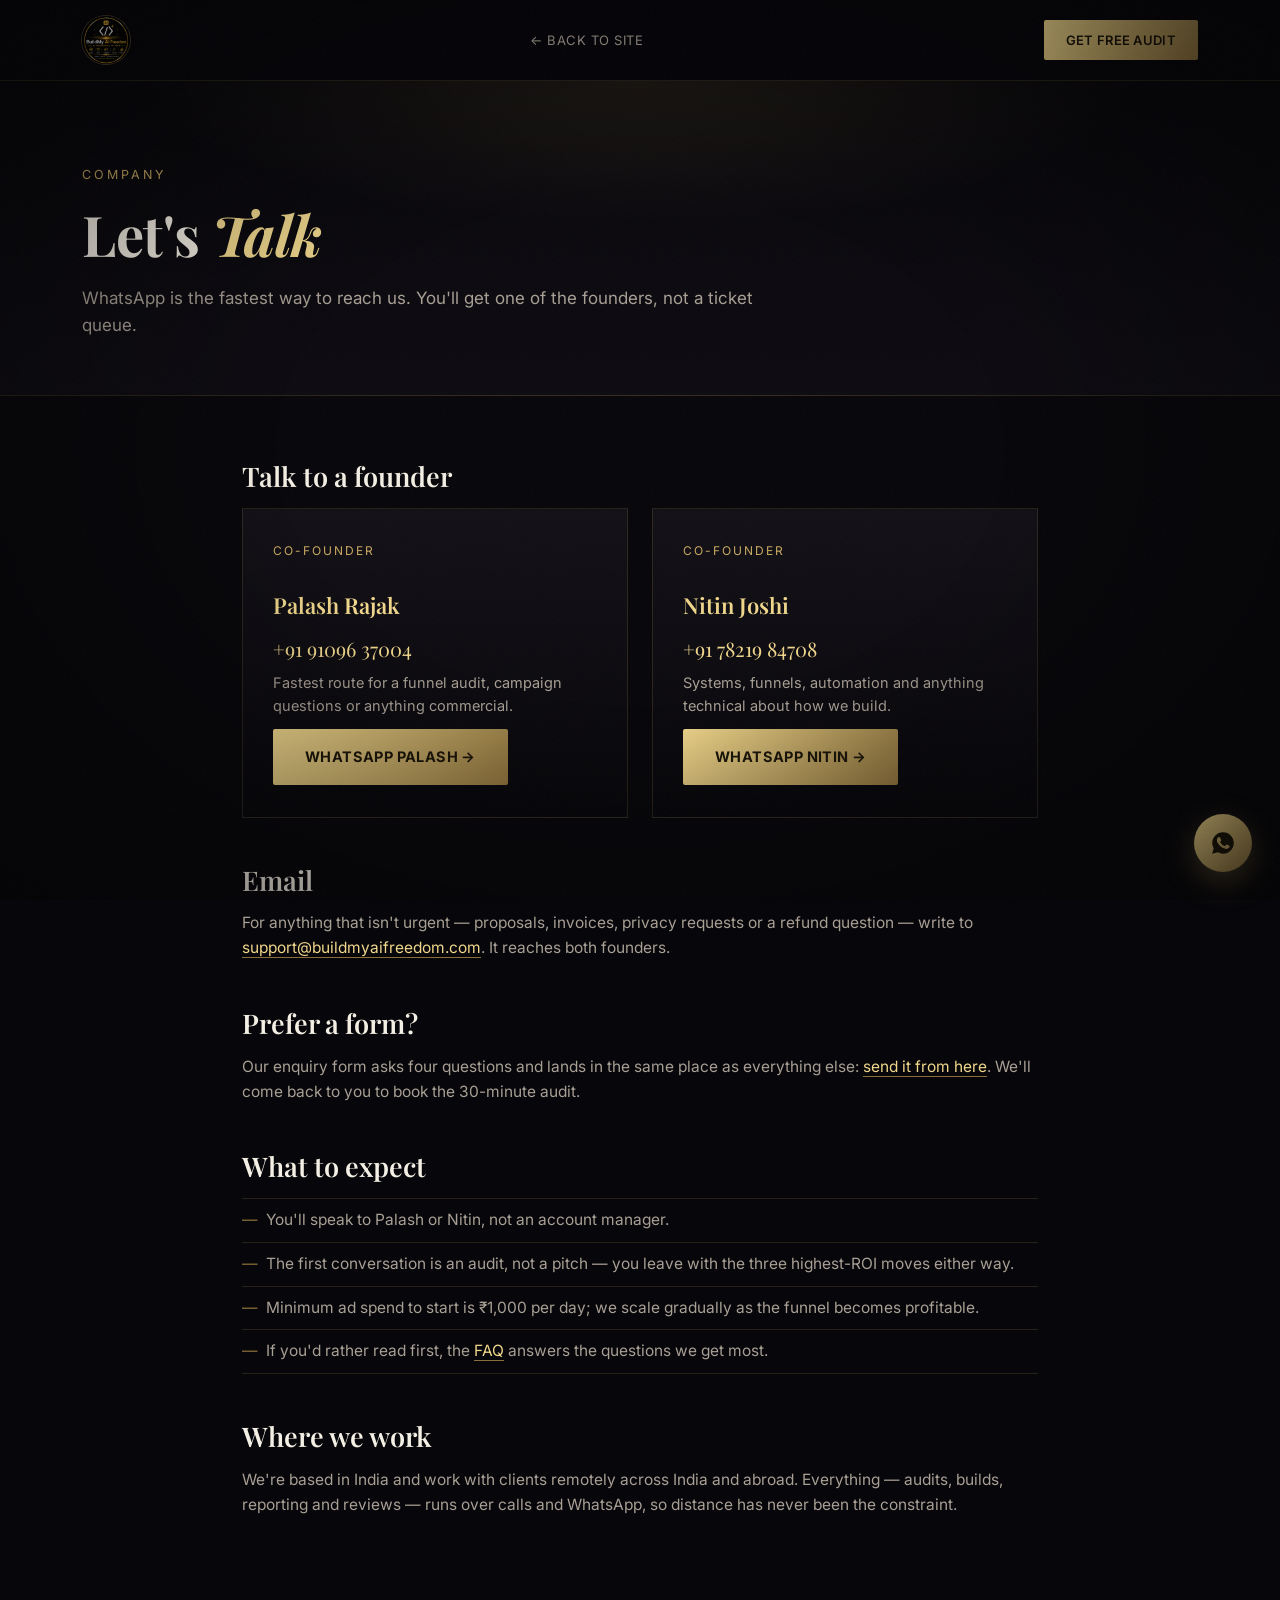
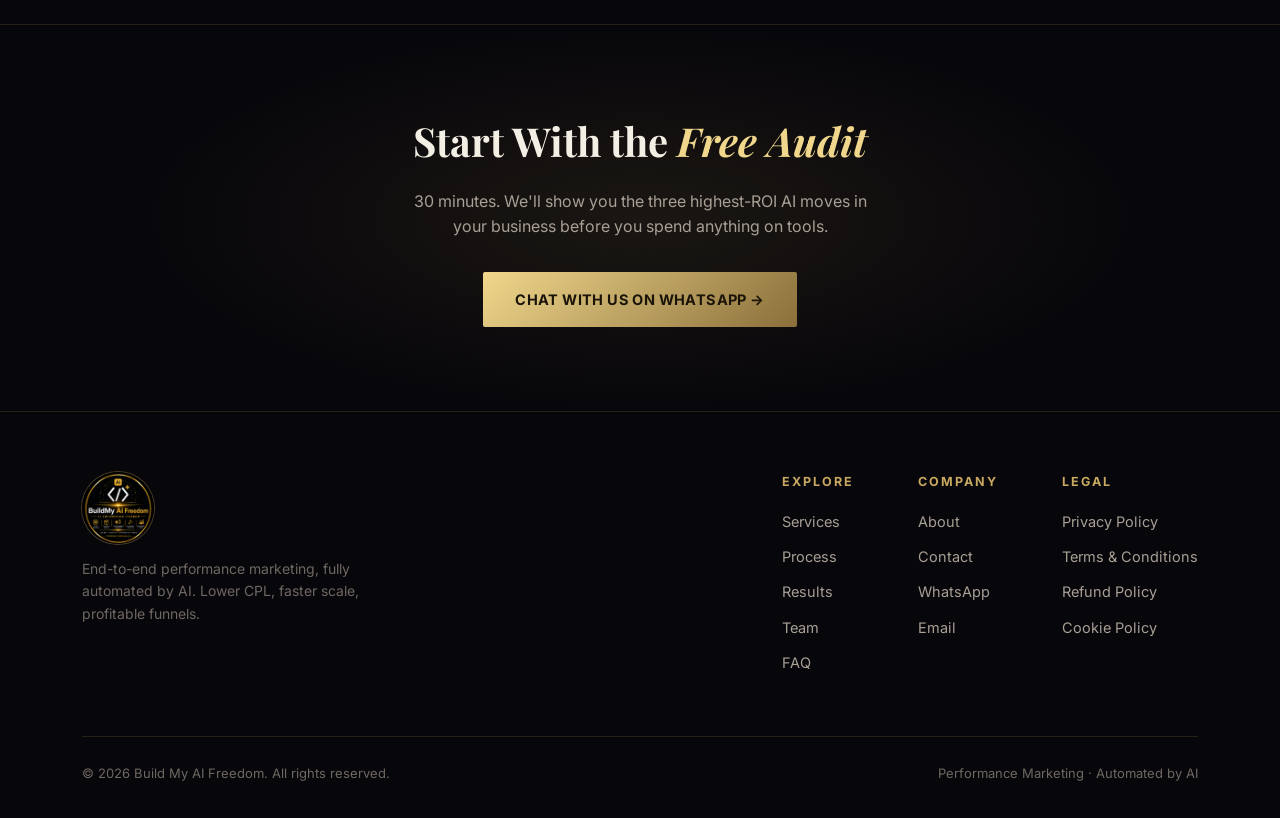
<file: contact/index.html>
<!DOCTYPE html>
<html lang="en">
<head>
<meta charset="UTF-8">
<meta name="viewport" content="width=device-width, initial-scale=1.0">
<title>Contact — Build My AI Freedom</title>
<meta name="description" content="Talk to Palash or Nitin directly on WhatsApp, or email support@buildmyaifreedom.com.">
<link rel="canonical" href="https://buildmyaifreedom.com/contact/">
<meta property="og:title" content="Contact — Build My AI Freedom">
<meta property="og:description" content="Talk to Palash or Nitin directly on WhatsApp, or email support@buildmyaifreedom.com.">
<meta property="og:type" content="website">
<meta property="og:url" content="https://buildmyaifreedom.com/contact/">

<link rel="preconnect" href="https://fonts.googleapis.com">
<link rel="preconnect" href="https://fonts.gstatic.com" crossorigin>
<link href="https://fonts.googleapis.com/css2?family=Playfair+Display:ital,wght@0,500;0,600;0,700;0,800;1,500&family=Inter:wght@300;400;500;600;700;800&display=swap" rel="stylesheet">
<link rel="stylesheet" href="/assets/site.css">
</head>
<body>

<nav>
  <div class="wrap">
    <a href="/" class="logo"><img src="/images/logo/build-my-ai-freedom-logo.png" alt="Build My AI Freedom" class="logo-img"></a>
    <a href="/" class="nav-back">&larr; Back to site</a>
    <a class="nav-cta" href="https://wa.me/919109637004?text=Hi%20Build%20My%20AI%20Freedom%2C%20I%27d%20like%20a%20free%20funnel%20audit." target="_blank" rel="noopener">Get Free Audit</a>
  </div>
</nav>

<header class="page-head">
  <div class="wrap">
    <span class="eyebrow">Company</span>
    <h1>Let's <em>Talk</em></h1>
    <p class="lead">WhatsApp is the fastest way to reach us. You'll get one of the founders, not a ticket queue.</p>
    
  </div>
</header>

<section class="doc"><div class="wrap">

<h2>Talk to a founder</h2>
<div class="cards">
  <div class="card">
    <span class="kicker">Co-Founder</span>
    <h3>Palash Rajak</h3>
    <span class="big">+91 91096 37004</span>
    <p>Fastest route for a funnel audit, campaign questions or anything commercial.</p>
    <a class="btn-primary" href="https://wa.me/919109637004?text=Hi%20Build%20My%20AI%20Freedom%2C%20I%27d%20like%20a%20free%20funnel%20audit." target="_blank" rel="noopener">WhatsApp Palash &rarr;</a>
  </div>
  <div class="card">
    <span class="kicker">Co-Founder</span>
    <h3>Nitin Joshi</h3>
    <span class="big">+91 78219 84708</span>
    <p>Systems, funnels, automation and anything technical about how we build.</p>
    <a class="btn-primary" href="https://wa.me/917821984708?text=Hi%20Build%20My%20AI%20Freedom%2C%20I%27d%20like%20a%20free%20funnel%20audit." target="_blank" rel="noopener">WhatsApp Nitin &rarr;</a>
  </div>
</div>

<h2>Email</h2>
<p>For anything that isn't urgent — proposals, invoices, privacy requests or a refund question — write to <a href="mailto:support@buildmyaifreedom.com">support@buildmyaifreedom.com</a>. It reaches both founders.</p>

<h2>Prefer a form?</h2>
<p>Our enquiry form asks four questions and lands in the same place as everything else: <a href="/confluence/#connect">send it from here</a>. We'll come back to you to book the 30-minute audit.</p>

<h2>What to expect</h2>
<ul>
  <li>You'll speak to Palash or Nitin, not an account manager.</li>
  <li>The first conversation is an audit, not a pitch — you leave with the three highest-ROI moves either way.</li>
  <li>Minimum ad spend to start is &#8377;1,000 per day; we scale gradually as the funnel becomes profitable.</li>
  <li>If you'd rather read first, the <a href="/#faq">FAQ</a> answers the questions we get most.</li>
</ul>

<h2>Where we work</h2>
<p>We're based in India and work with clients remotely across India and abroad. Everything — audits, builds, reporting and reviews — runs over calls and WhatsApp, so distance has never been the constraint.</p>

</div></section>

<section class="cta-band">
  <div class="wrap">
    <h2>Start With the <em>Free Audit</em></h2>
    <p>30 minutes. We'll show you the three highest-ROI AI moves in your business before you spend anything on tools.</p>
    <a class="btn-primary" href="https://wa.me/919109637004?text=Hi%20Build%20My%20AI%20Freedom%2C%20I%27d%20like%20a%20free%20funnel%20audit." target="_blank" rel="noopener">Chat With Us on WhatsApp &rarr;</a>
  </div>
</section>

<footer>
  <div class="wrap">
    <div class="footer-top">
      <div class="footer-brand">
        <a href="/" class="logo"><img src="/images/logo/build-my-ai-freedom-logo.png" alt="Build My AI Freedom" class="logo-img footer-logo-img"></a>
        <p>End-to-end performance marketing, fully automated by AI. Lower CPL, faster scale, profitable funnels.</p>
      </div>
      <div class="footer-links">
        <div class="footer-col">
          <h4>Explore</h4>
          <a href="/#services">Services</a>
          <a href="/#process">Process</a>
          <a href="/#results">Results</a>
          <a href="/#team">Team</a>
          <a href="/#faq">FAQ</a>
        </div>
        <div class="footer-col">
          <h4>Company</h4>
          <a href="/about/">About</a>
          <a href="/contact/">Contact</a>
          <a href="https://wa.me/919109637004" target="_blank" rel="noopener">WhatsApp</a>
          <a href="mailto:support@buildmyaifreedom.com">Email</a>
        </div>
        <div class="footer-col">
          <h4>Legal</h4>
          <a href="/privacy/">Privacy Policy</a>
          <a href="/terms/">Terms &amp; Conditions</a>
          <a href="/refund/">Refund Policy</a>
          <a href="/cookies/">Cookie Policy</a>
        </div>
      </div>
    </div>
    <div class="footer-bottom">
      <span>&copy; <span id="year"></span> Build My AI Freedom. All rights reserved.</span>
      <span>Performance Marketing &middot; Automated by AI</span>
    </div>
  </div>
</footer>

<a class="wa-float" href="https://wa.me/919109637004?text=Hi%20Build%20My%20AI%20Freedom%2C%20I%27d%20like%20a%20free%20funnel%20audit." target="_blank" rel="noopener" aria-label="Chat on WhatsApp">
  <svg viewBox="0 0 24 24"><path d="M12.04 2C6.58 2 2.13 6.45 2.13 11.91c0 1.75.46 3.45 1.32 4.95L2 22l5.28-1.38c1.45.79 3.08 1.21 4.76 1.21h.01c5.46 0 9.91-4.45 9.91-9.91C21.96 6.45 17.5 2 12.04 2zm5.87 14.03c-.24.68-1.4 1.31-1.94 1.39-.5.08-1.13.11-1.83-.11-.42-.13-.96-.31-1.65-.6-2.9-1.25-4.8-4.17-4.94-4.36-.14-.19-1.18-1.57-1.18-3 0-1.42.75-2.12 1.02-2.41.27-.29.58-.36.78-.36.19 0 .39 0 .56.01.18.01.42-.07.65.5.24.58.83 2 .9 2.15.07.15.12.32.02.51-.09.19-.14.31-.28.48-.14.17-.29.37-.42.5-.14.14-.29.29-.12.57.17.28.75 1.24 1.62 2.01 1.11.99 2.05 1.3 2.33 1.44.28.14.44.12.6-.07.17-.19.71-.83.9-1.11.19-.28.38-.24.64-.14.26.1 1.66.78 1.94.92.28.14.47.21.54.33.07.12.07.68-.17 1.35z"/></svg>
</a>

<script>document.getElementById('year').textContent = new Date().getFullYear();</script>

</body>
</html>
</file>
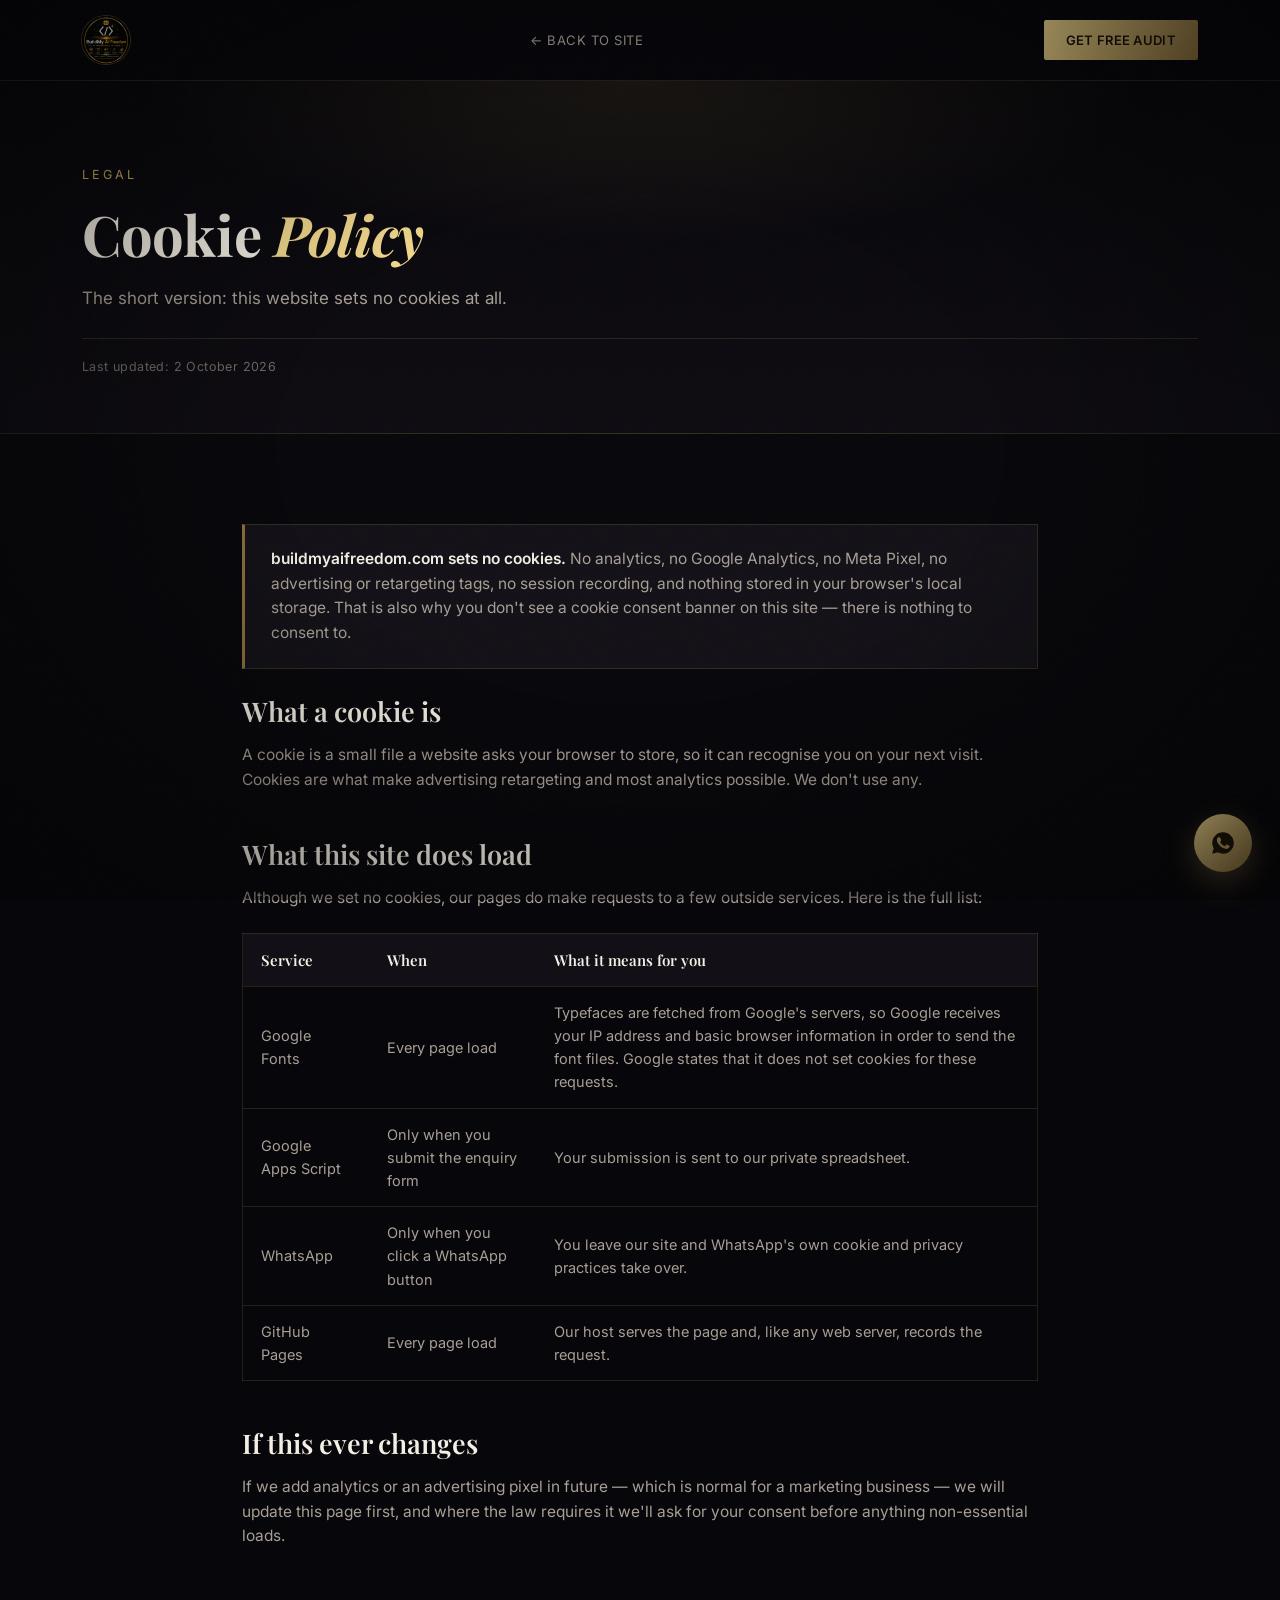
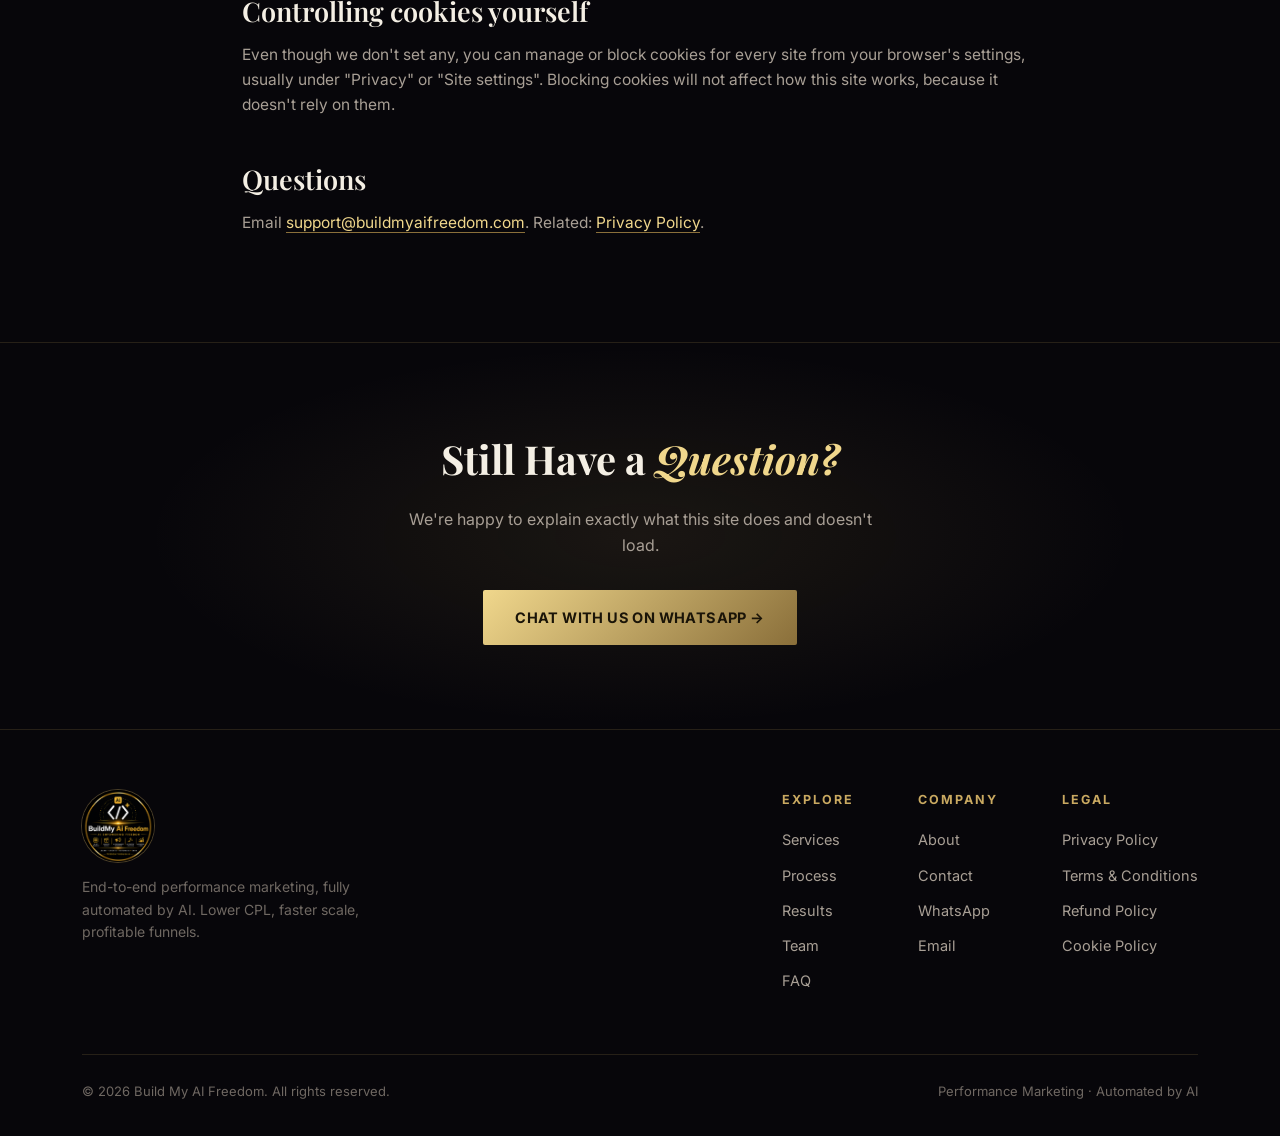
<file: cookies/index.html>
<!DOCTYPE html>
<html lang="en">
<head>
<meta charset="UTF-8">
<meta name="viewport" content="width=device-width, initial-scale=1.0">
<title>Cookie Policy — Build My AI Freedom</title>
<meta name="description" content="buildmyaifreedom.com sets no cookies, runs no analytics and uses no advertising pixels. Here's exactly what the site does load.">
<link rel="canonical" href="https://buildmyaifreedom.com/cookies/">
<meta property="og:title" content="Cookie Policy — Build My AI Freedom">
<meta property="og:description" content="buildmyaifreedom.com sets no cookies, runs no analytics and uses no advertising pixels. Here's exactly what the site does load.">
<meta property="og:type" content="website">
<meta property="og:url" content="https://buildmyaifreedom.com/cookies/">

<link rel="preconnect" href="https://fonts.googleapis.com">
<link rel="preconnect" href="https://fonts.gstatic.com" crossorigin>
<link href="https://fonts.googleapis.com/css2?family=Playfair+Display:ital,wght@0,500;0,600;0,700;0,800;1,500&family=Inter:wght@300;400;500;600;700;800&display=swap" rel="stylesheet">
<link rel="stylesheet" href="/assets/site.css">
</head>
<body>

<nav>
  <div class="wrap">
    <a href="/" class="logo"><img src="/images/logo/build-my-ai-freedom-logo.png" alt="Build My AI Freedom" class="logo-img"></a>
    <a href="/" class="nav-back">&larr; Back to site</a>
    <a class="nav-cta" href="https://wa.me/919109637004?text=Hi%20Build%20My%20AI%20Freedom%2C%20I%27d%20like%20a%20free%20funnel%20audit." target="_blank" rel="noopener">Get Free Audit</a>
  </div>
</nav>

<header class="page-head">
  <div class="wrap">
    <span class="eyebrow">Legal</span>
    <h1>Cookie <em>Policy</em></h1>
    <p class="lead">The short version: this website sets no cookies at all.</p>
    <p class="updated">Last updated: 2 October 2026</p>
  </div>
</header>

<section class="doc"><div class="wrap">

<div class="callout">
  <p><strong>buildmyaifreedom.com sets no cookies.</strong> No analytics, no Google Analytics, no Meta Pixel, no advertising or retargeting tags, no session recording, and nothing stored in your browser's local storage. That is also why you don't see a cookie consent banner on this site — there is nothing to consent to.</p>
</div>

<h2>What a cookie is</h2>
<p>A cookie is a small file a website asks your browser to store, so it can recognise you on your next visit. Cookies are what make advertising retargeting and most analytics possible. We don't use any.</p>

<h2>What this site does load</h2>
<p>Although we set no cookies, our pages do make requests to a few outside services. Here is the full list:</p>
<table>
  <tr><th>Service</th><th>When</th><th>What it means for you</th></tr>
  <tr><td>Google Fonts</td><td>Every page load</td><td>Typefaces are fetched from Google's servers, so Google receives your IP address and basic browser information in order to send the font files. Google states that it does not set cookies for these requests.</td></tr>
  <tr><td>Google Apps Script</td><td>Only when you submit the enquiry form</td><td>Your submission is sent to our private spreadsheet.</td></tr>
  <tr><td>WhatsApp</td><td>Only when you click a WhatsApp button</td><td>You leave our site and WhatsApp's own cookie and privacy practices take over.</td></tr>
  <tr><td>GitHub Pages</td><td>Every page load</td><td>Our host serves the page and, like any web server, records the request.</td></tr>
</table>

<h2>If this ever changes</h2>
<p>If we add analytics or an advertising pixel in future — which is normal for a marketing business — we will update this page first, and where the law requires it we'll ask for your consent before anything non-essential loads.</p>

<h2>Controlling cookies yourself</h2>
<p>Even though we don't set any, you can manage or block cookies for every site from your browser's settings, usually under "Privacy" or "Site settings". Blocking cookies will not affect how this site works, because it doesn't rely on them.</p>

<h2>Questions</h2>
<p>Email <a href="mailto:support@buildmyaifreedom.com">support@buildmyaifreedom.com</a>. Related: <a href="/privacy/">Privacy Policy</a>.</p>

</div></section>

<section class="cta-band">
  <div class="wrap">
    <h2>Still Have a <em>Question?</em></h2>
    <p>We're happy to explain exactly what this site does and doesn't load.</p>
    <a class="btn-primary" href="https://wa.me/919109637004?text=Hi%20Build%20My%20AI%20Freedom%2C%20I%27d%20like%20a%20free%20funnel%20audit." target="_blank" rel="noopener">Chat With Us on WhatsApp &rarr;</a>
  </div>
</section>

<footer>
  <div class="wrap">
    <div class="footer-top">
      <div class="footer-brand">
        <a href="/" class="logo"><img src="/images/logo/build-my-ai-freedom-logo.png" alt="Build My AI Freedom" class="logo-img footer-logo-img"></a>
        <p>End-to-end performance marketing, fully automated by AI. Lower CPL, faster scale, profitable funnels.</p>
      </div>
      <div class="footer-links">
        <div class="footer-col">
          <h4>Explore</h4>
          <a href="/#services">Services</a>
          <a href="/#process">Process</a>
          <a href="/#results">Results</a>
          <a href="/#team">Team</a>
          <a href="/#faq">FAQ</a>
        </div>
        <div class="footer-col">
          <h4>Company</h4>
          <a href="/about/">About</a>
          <a href="/contact/">Contact</a>
          <a href="https://wa.me/919109637004" target="_blank" rel="noopener">WhatsApp</a>
          <a href="mailto:support@buildmyaifreedom.com">Email</a>
        </div>
        <div class="footer-col">
          <h4>Legal</h4>
          <a href="/privacy/">Privacy Policy</a>
          <a href="/terms/">Terms &amp; Conditions</a>
          <a href="/refund/">Refund Policy</a>
          <a href="/cookies/">Cookie Policy</a>
        </div>
      </div>
    </div>
    <div class="footer-bottom">
      <span>&copy; <span id="year"></span> Build My AI Freedom. All rights reserved.</span>
      <span>Performance Marketing &middot; Automated by AI</span>
    </div>
  </div>
</footer>

<a class="wa-float" href="https://wa.me/919109637004?text=Hi%20Build%20My%20AI%20Freedom%2C%20I%27d%20like%20a%20free%20funnel%20audit." target="_blank" rel="noopener" aria-label="Chat on WhatsApp">
  <svg viewBox="0 0 24 24"><path d="M12.04 2C6.58 2 2.13 6.45 2.13 11.91c0 1.75.46 3.45 1.32 4.95L2 22l5.28-1.38c1.45.79 3.08 1.21 4.76 1.21h.01c5.46 0 9.91-4.45 9.91-9.91C21.96 6.45 17.5 2 12.04 2zm5.87 14.03c-.24.68-1.4 1.31-1.94 1.39-.5.08-1.13.11-1.83-.11-.42-.13-.96-.31-1.65-.6-2.9-1.25-4.8-4.17-4.94-4.36-.14-.19-1.18-1.57-1.18-3 0-1.42.75-2.12 1.02-2.41.27-.29.58-.36.78-.36.19 0 .39 0 .56.01.18.01.42-.07.65.5.24.58.83 2 .9 2.15.07.15.12.32.02.51-.09.19-.14.31-.28.48-.14.17-.29.37-.42.5-.14.14-.29.29-.12.57.17.28.75 1.24 1.62 2.01 1.11.99 2.05 1.3 2.33 1.44.28.14.44.12.6-.07.17-.19.71-.83.9-1.11.19-.28.38-.24.64-.14.26.1 1.66.78 1.94.92.28.14.47.21.54.33.07.12.07.68-.17 1.35z"/></svg>
</a>

<script>document.getElementById('year').textContent = new Date().getFullYear();</script>

</body>
</html>
</file>
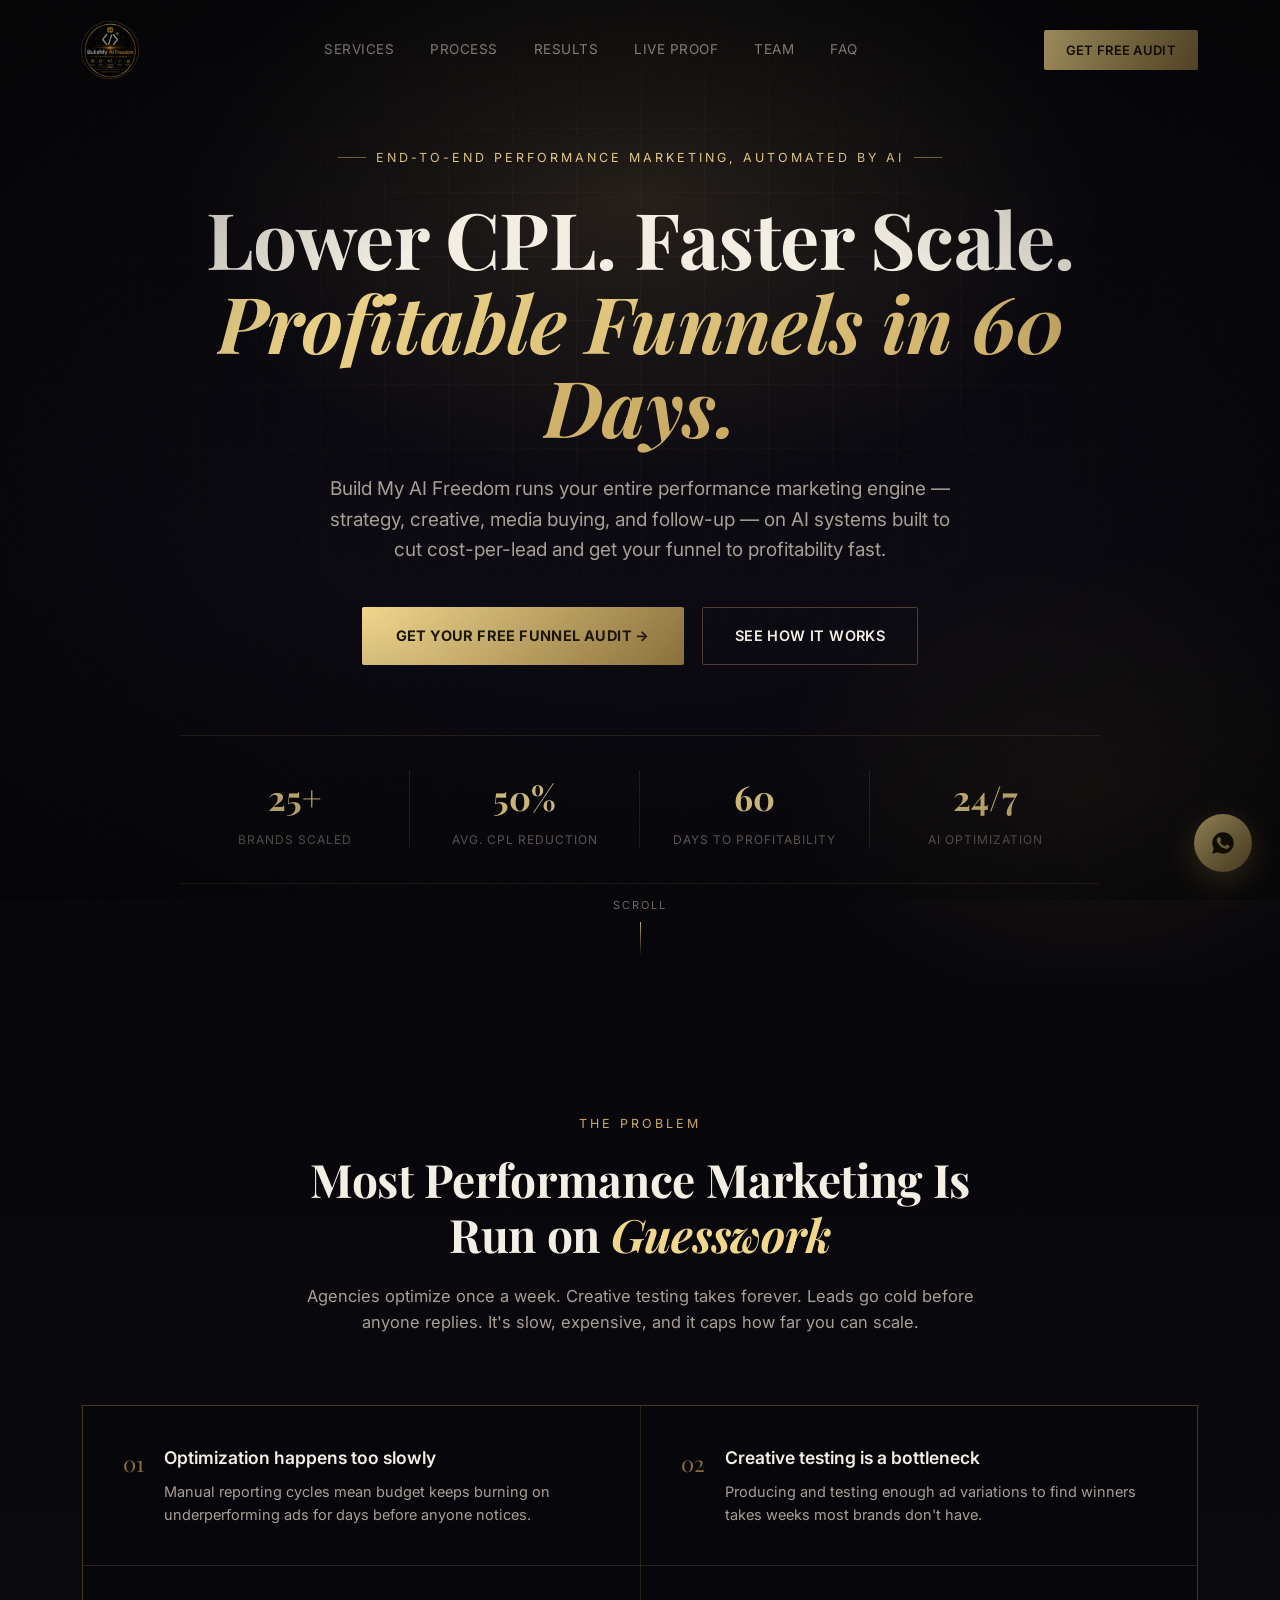
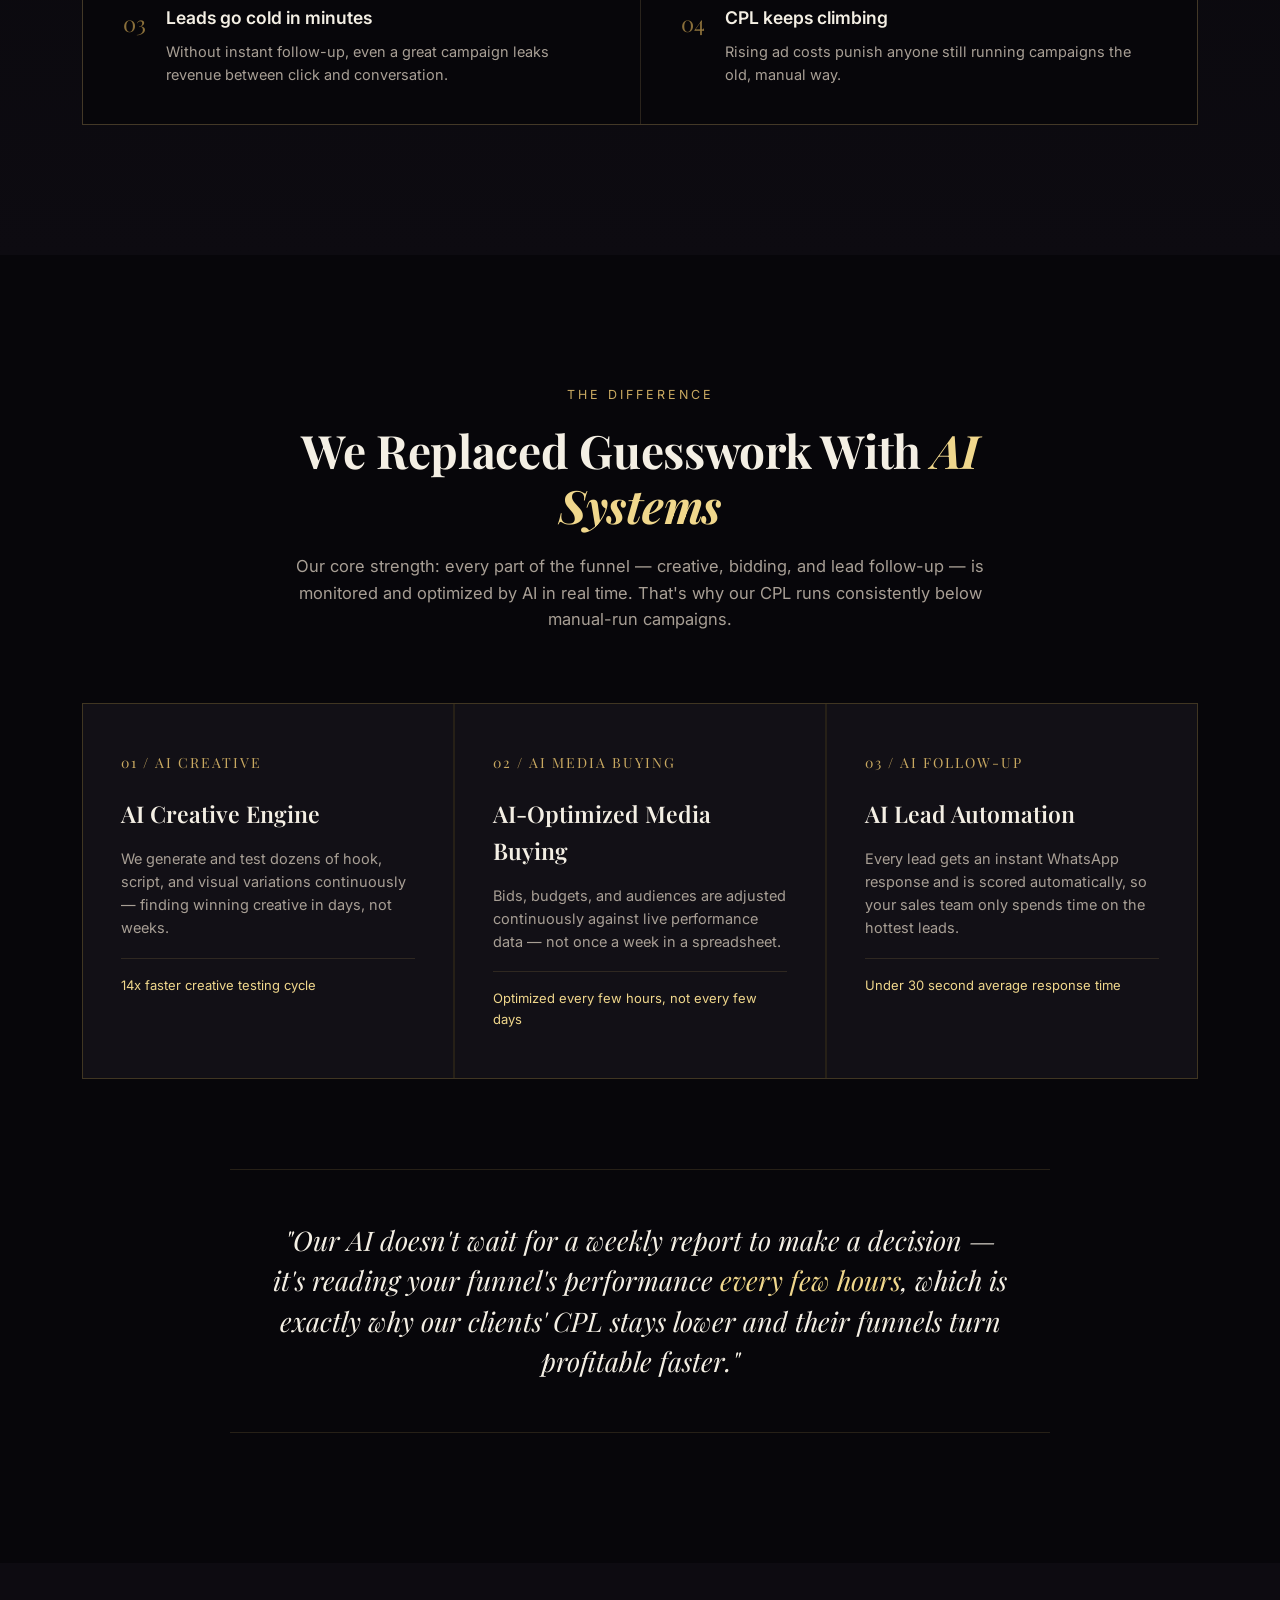
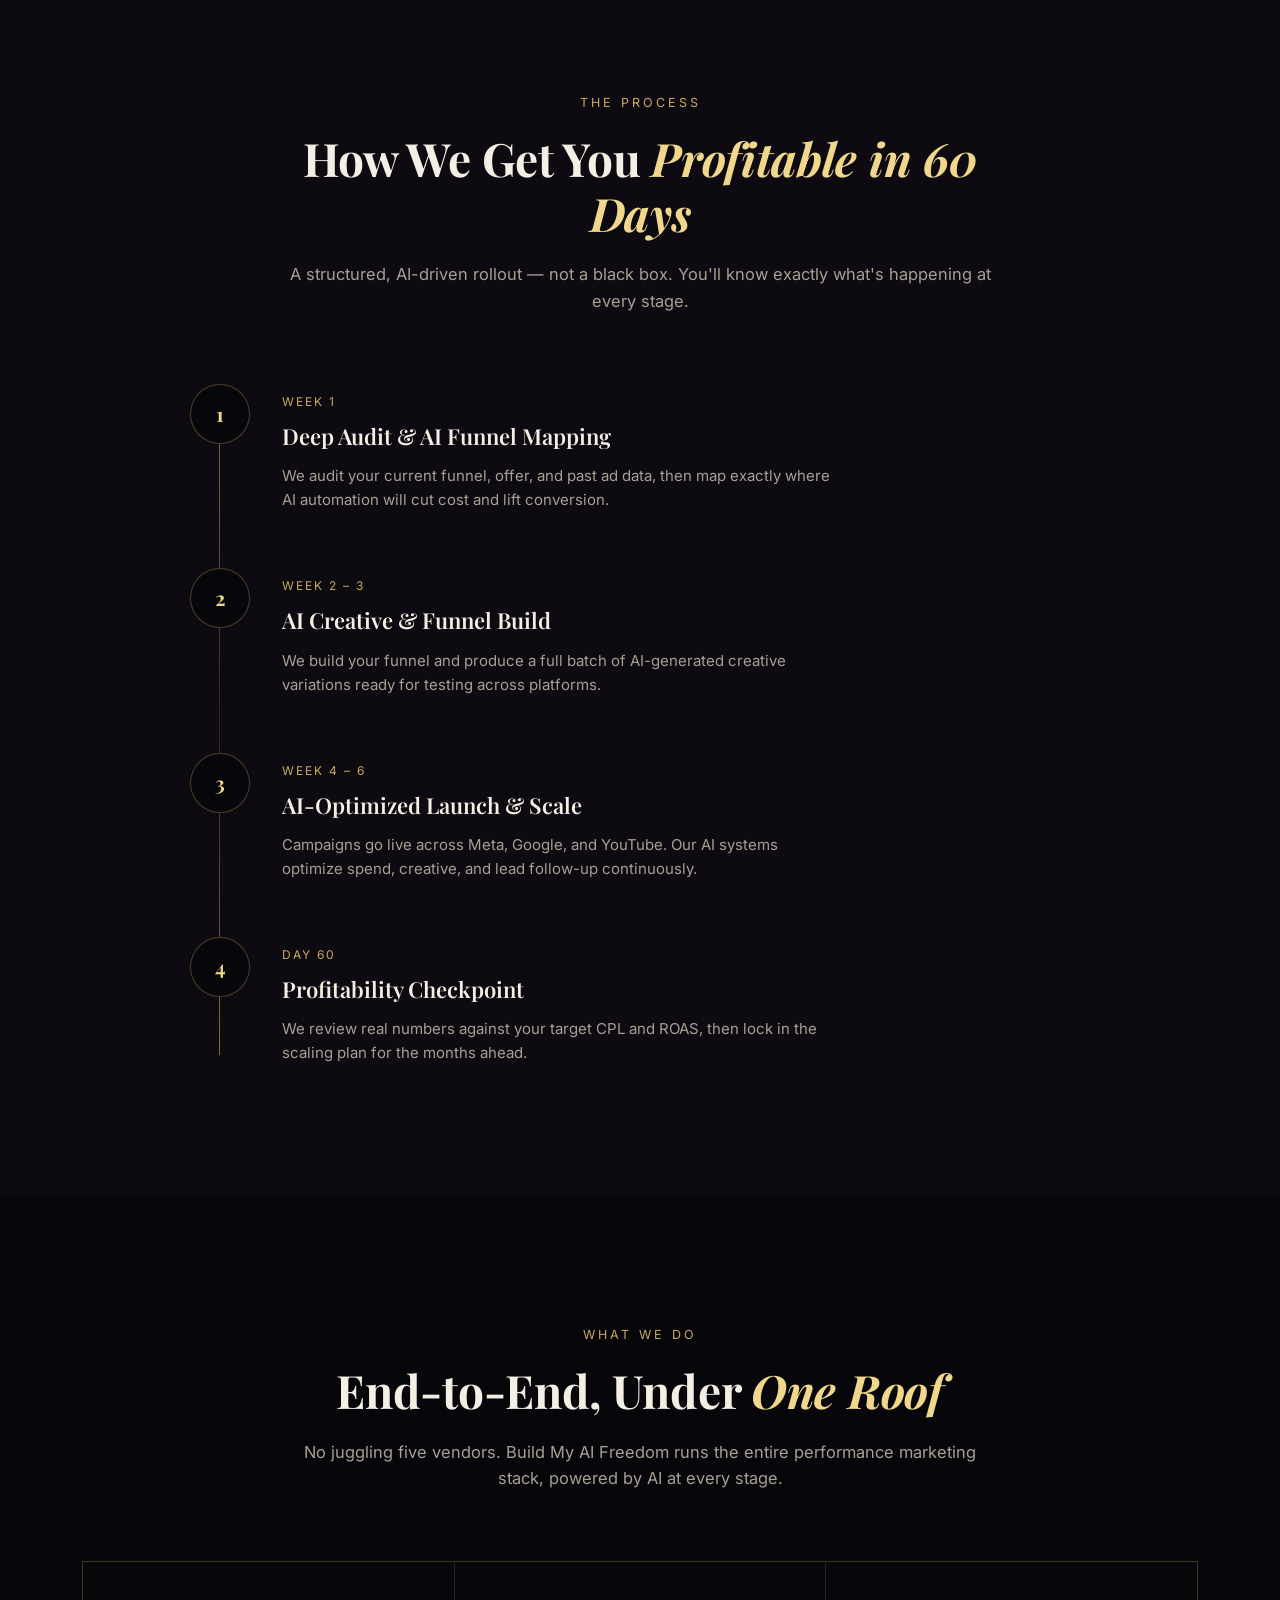
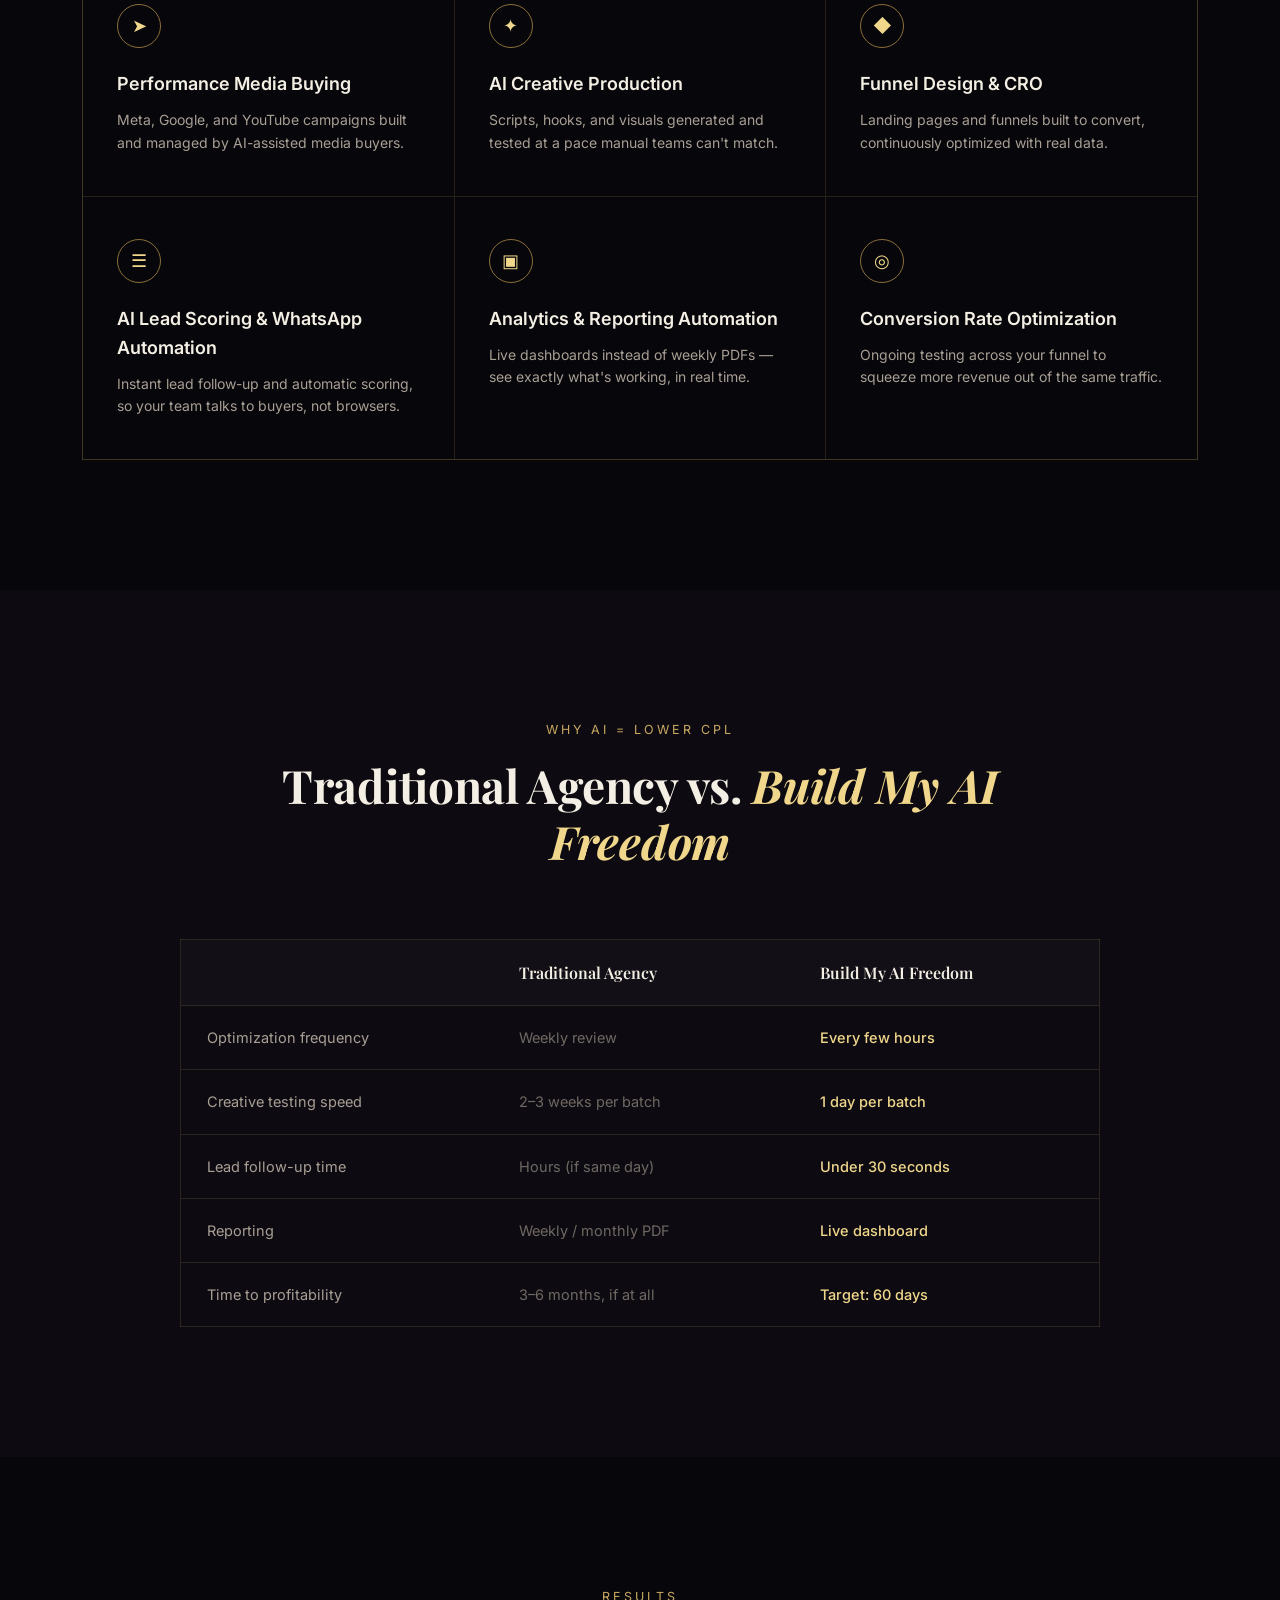
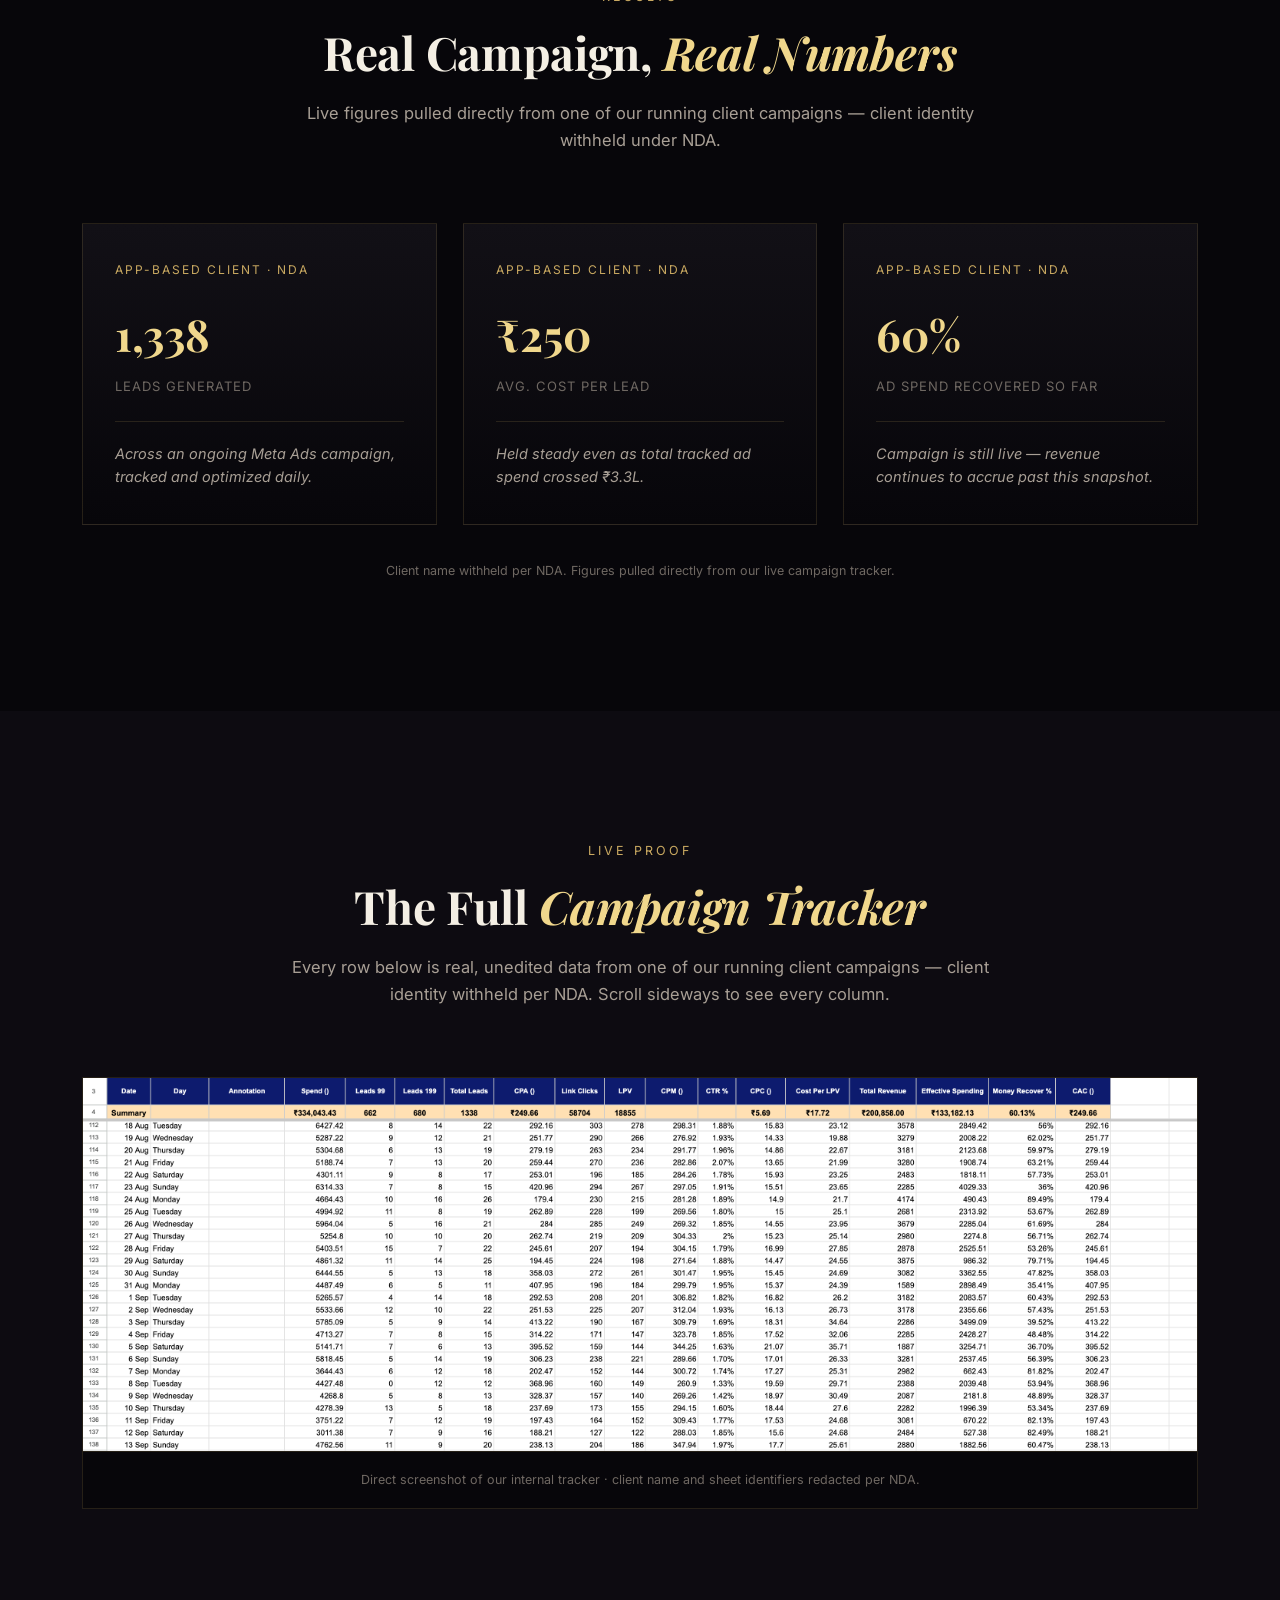
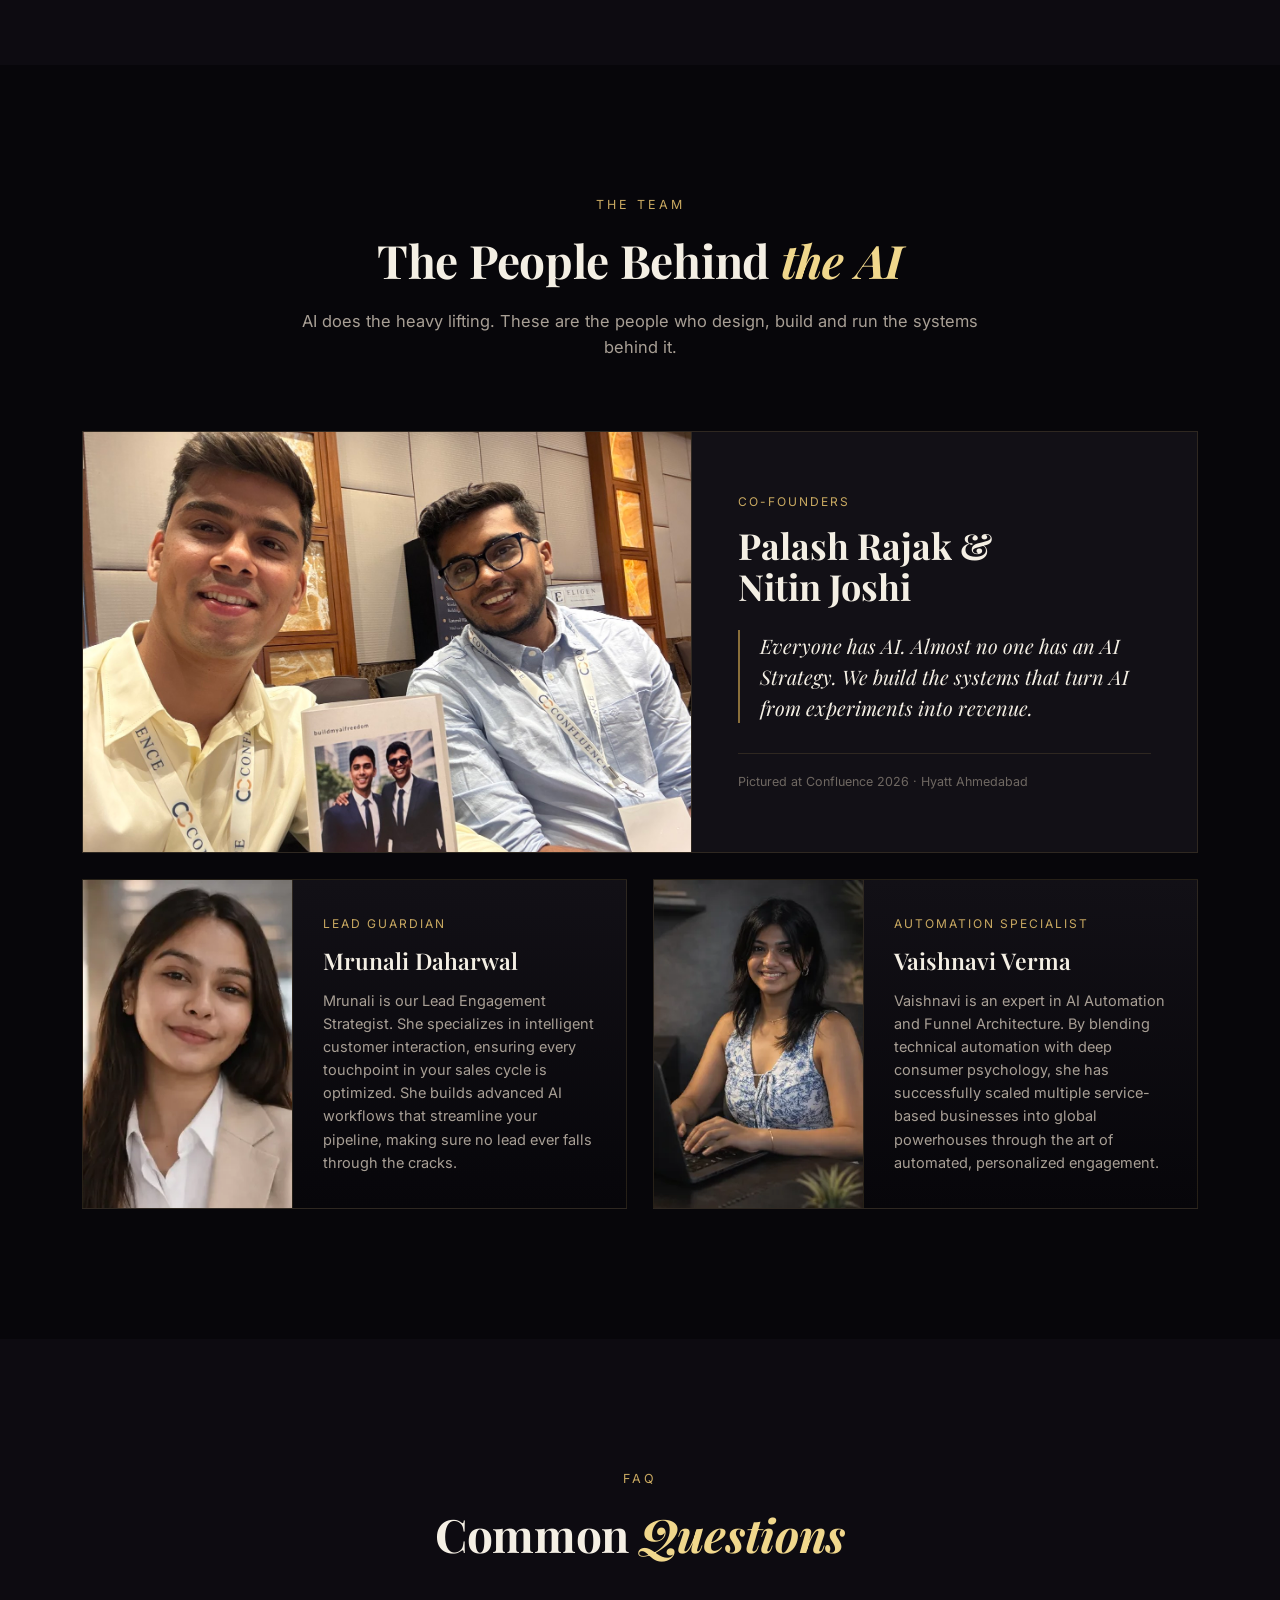
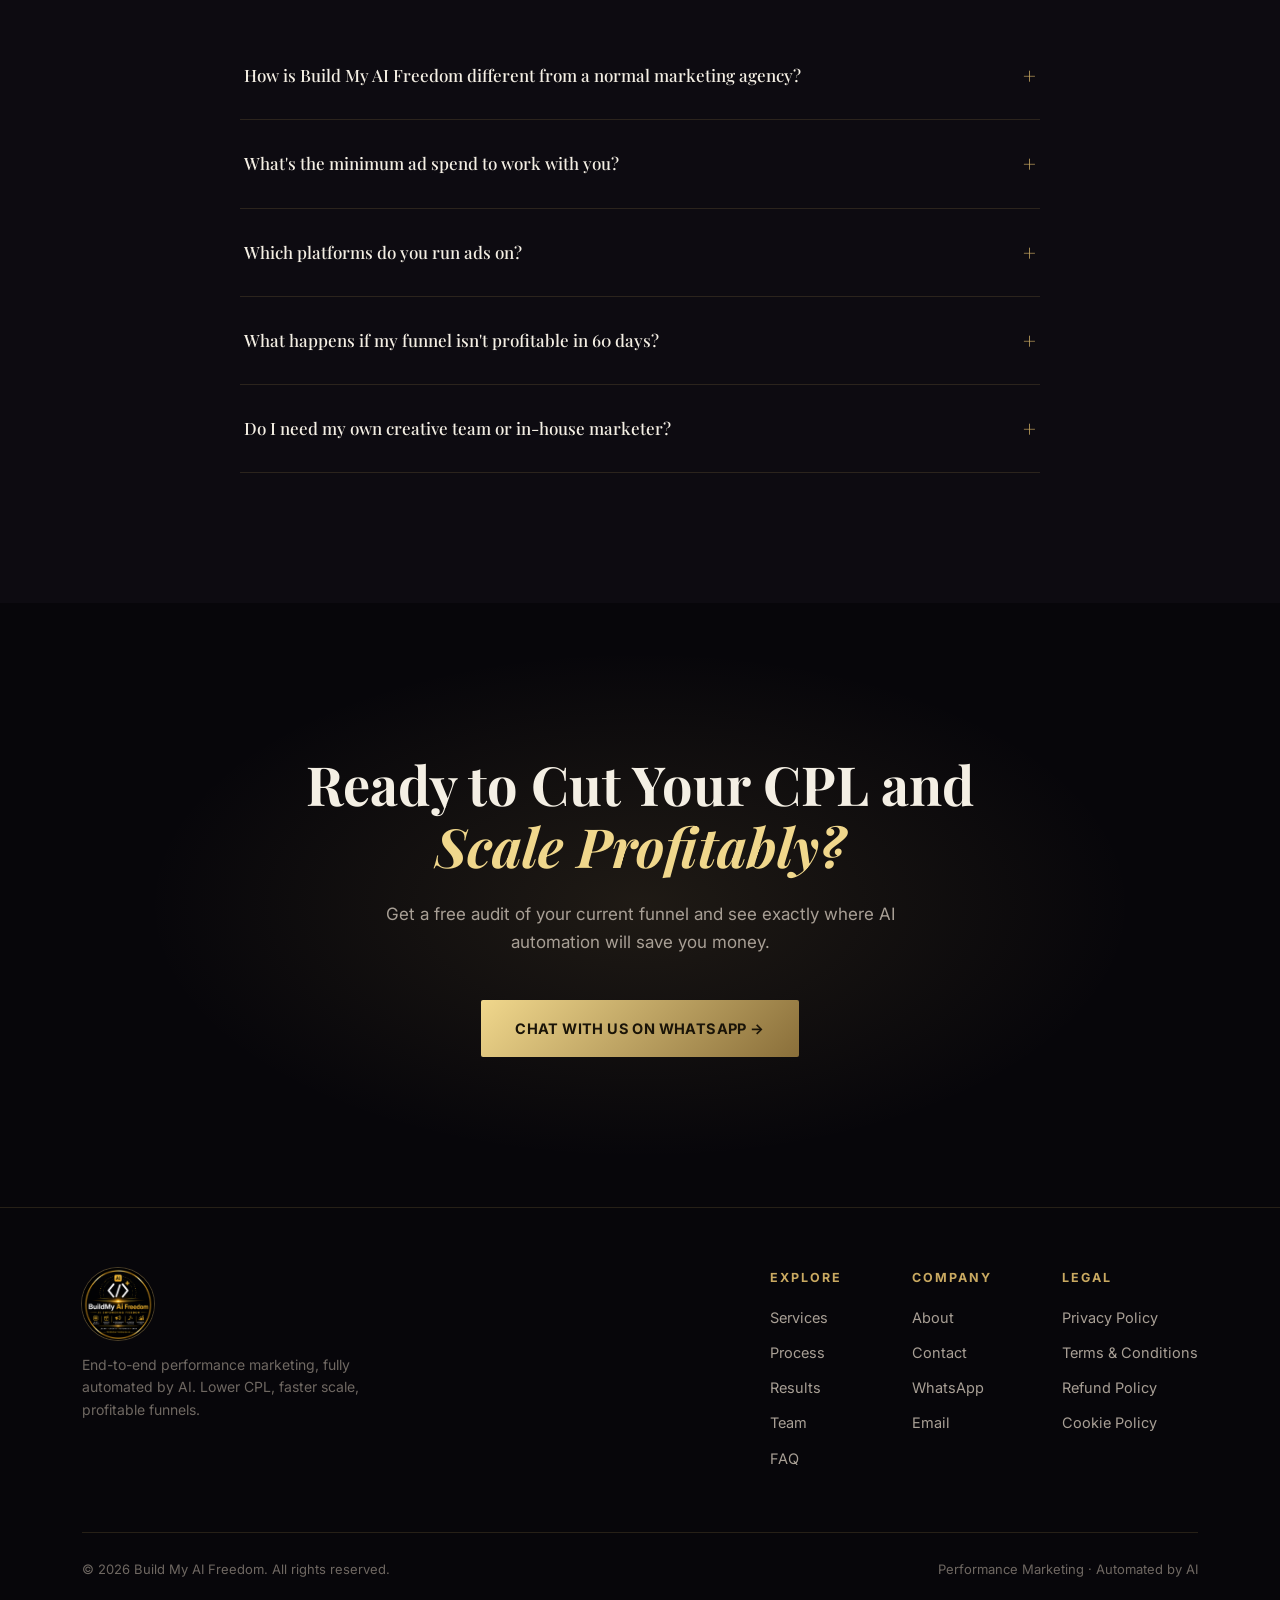
<file: new/index.html>
<!DOCTYPE html>
<html lang="en">
<head>
<meta charset="utf-8">
<title>Build My AI Freedom</title>
<!-- This page moved to the homepage. Links already shared to /new (including UTM-tagged ads) keep working. -->
<link rel="canonical" href="https://buildmyaifreedom.com/">
<meta name="robots" content="noindex">
<script>location.replace('/' + location.search + location.hash);</script>
<meta http-equiv="refresh" content="0; url=/">
</head>
<body>
<p>This page has moved to <a href="/">buildmyaifreedom.com</a>.</p>
</body>
</html>
</file>
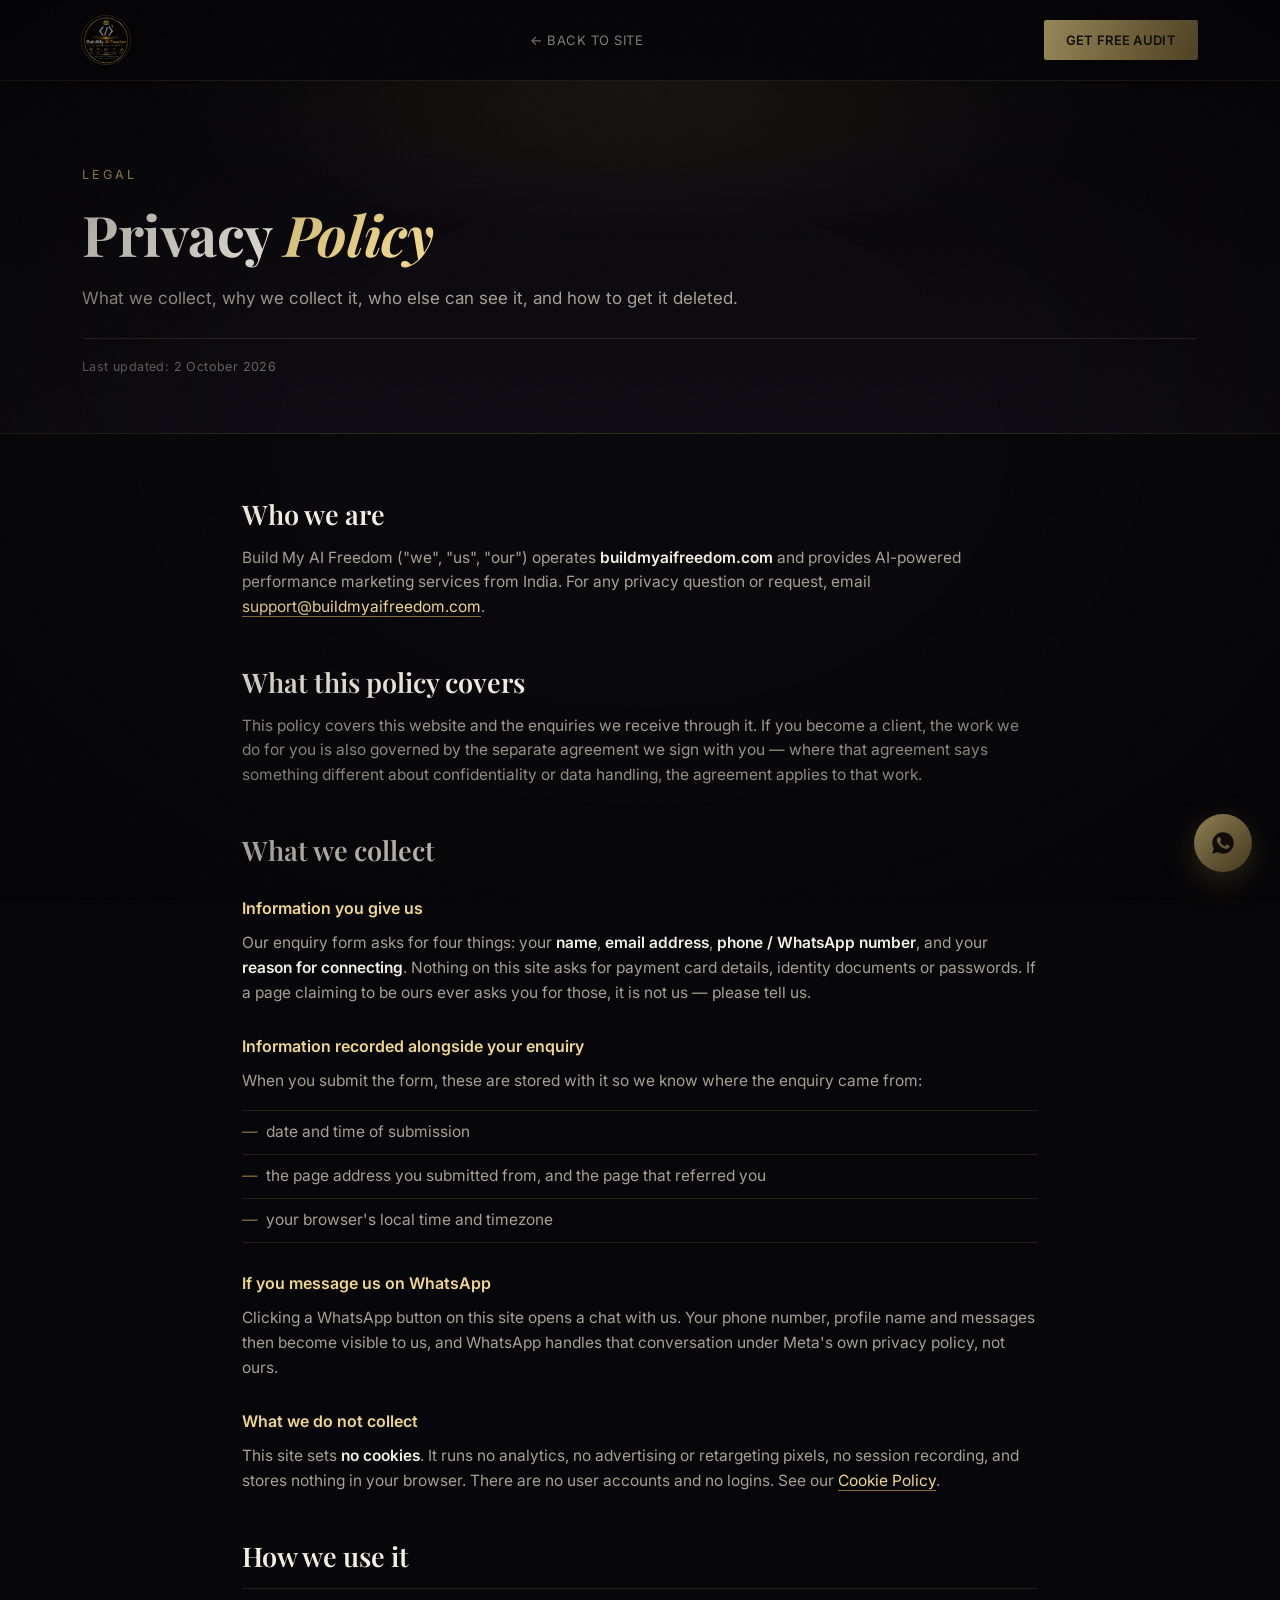
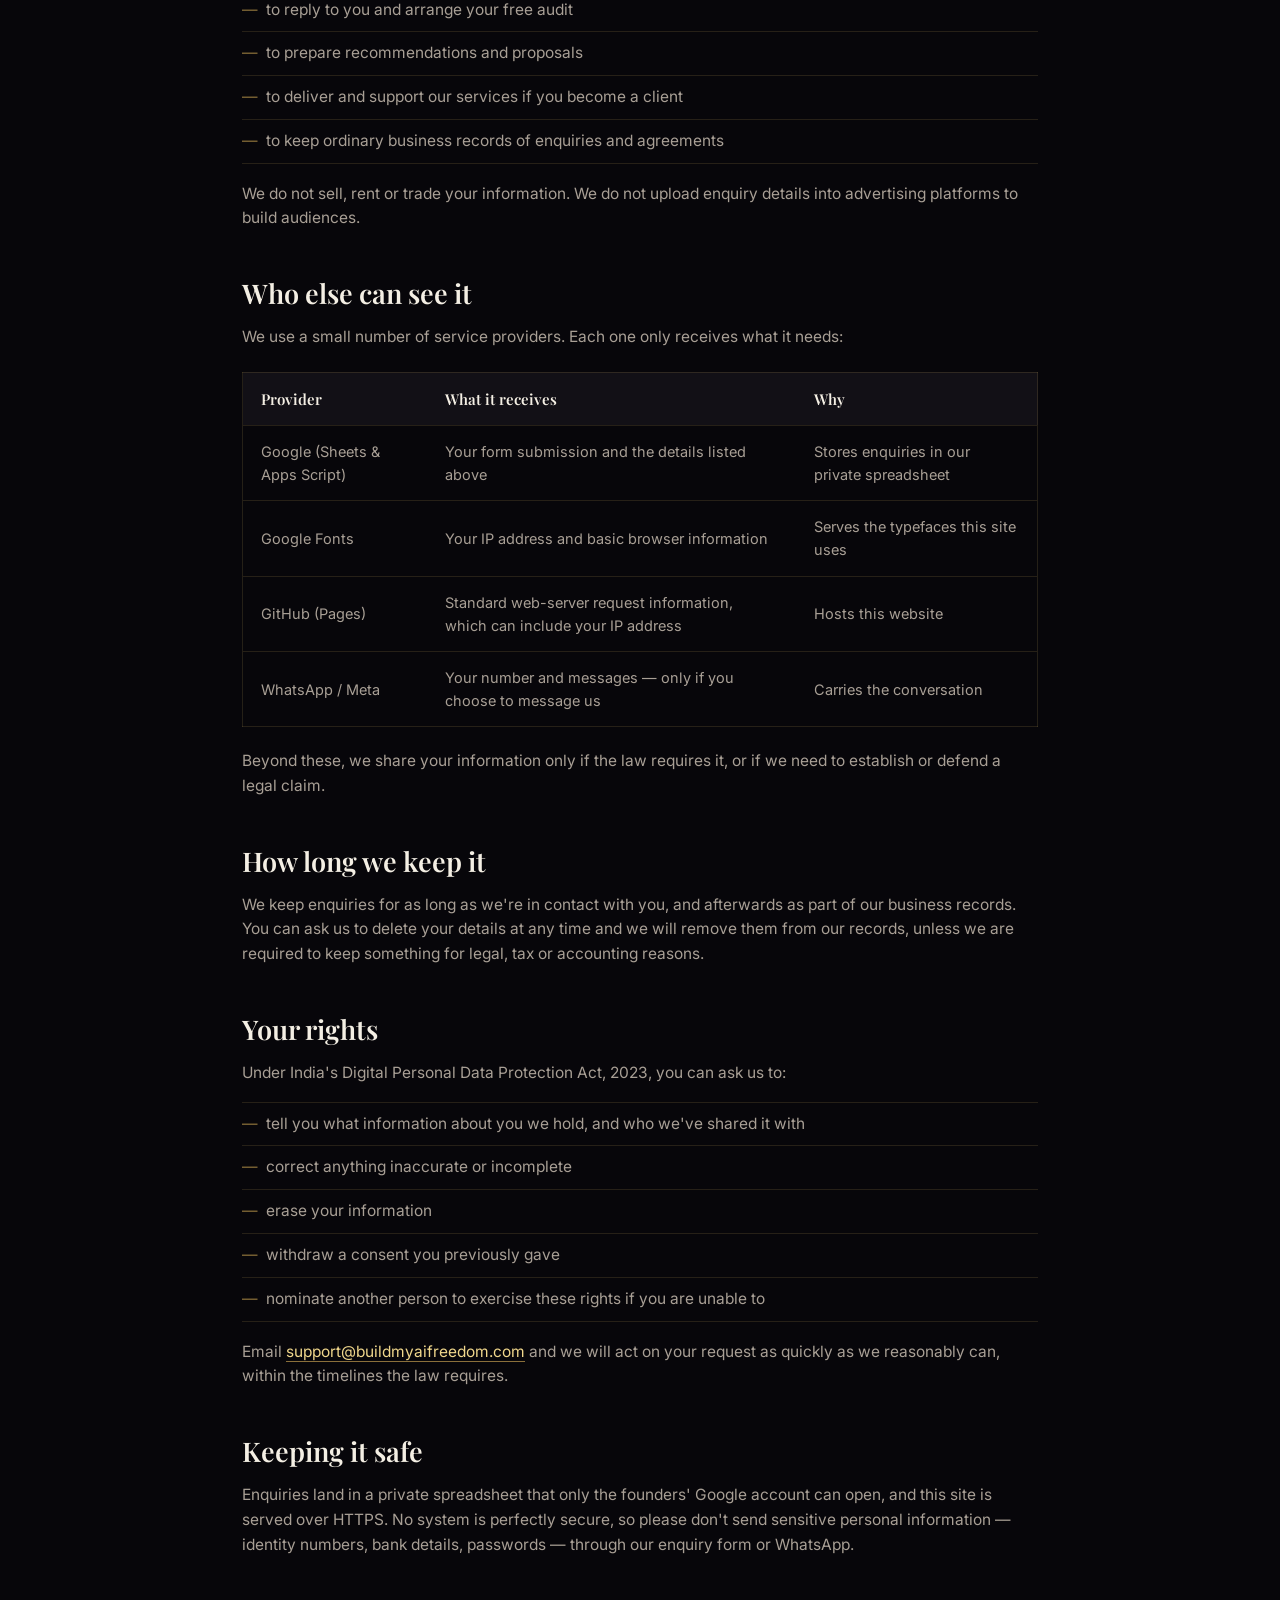
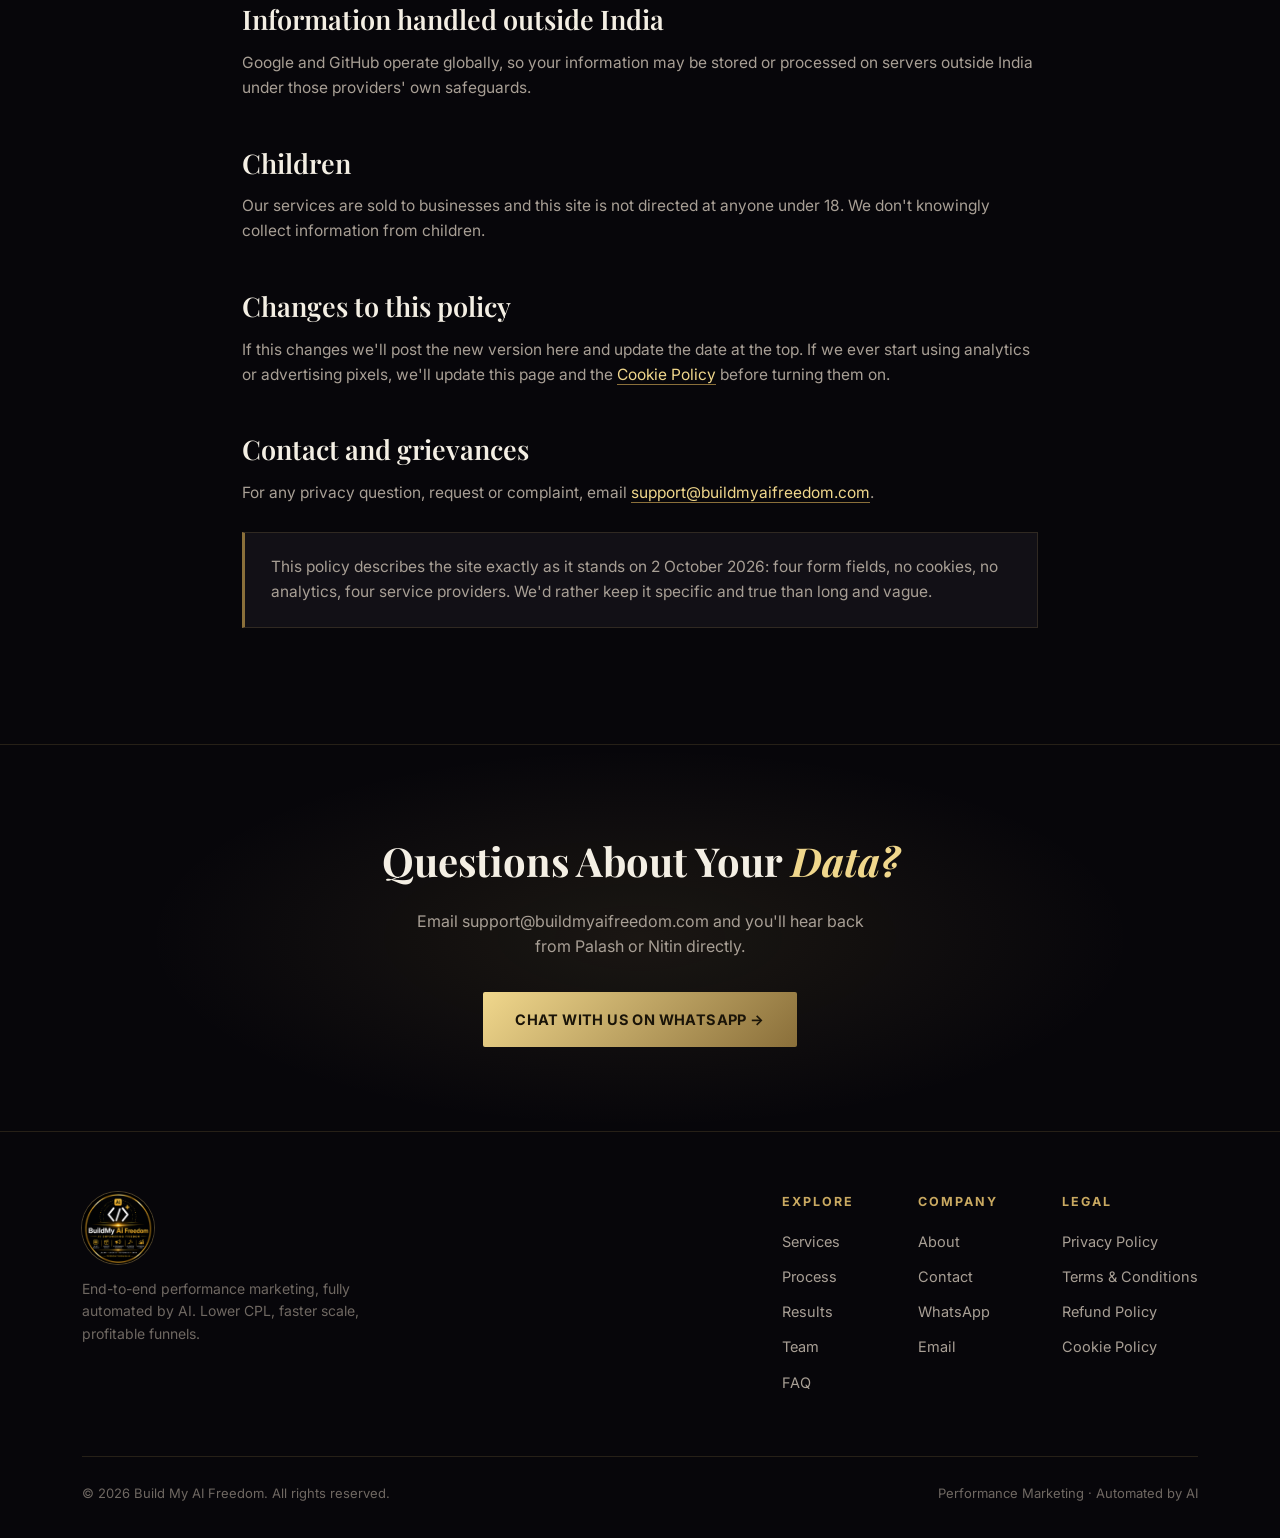
<file: privacy/index.html>
<!DOCTYPE html>
<html lang="en">
<head>
<meta charset="UTF-8">
<meta name="viewport" content="width=device-width, initial-scale=1.0">
<title>Privacy Policy — Build My AI Freedom</title>
<meta name="description" content="How Build My AI Freedom collects, uses and protects the information you share through buildmyaifreedom.com.">
<link rel="canonical" href="https://buildmyaifreedom.com/privacy/">
<meta property="og:title" content="Privacy Policy — Build My AI Freedom">
<meta property="og:description" content="How Build My AI Freedom collects, uses and protects the information you share through buildmyaifreedom.com.">
<meta property="og:type" content="website">
<meta property="og:url" content="https://buildmyaifreedom.com/privacy/">

<link rel="preconnect" href="https://fonts.googleapis.com">
<link rel="preconnect" href="https://fonts.gstatic.com" crossorigin>
<link href="https://fonts.googleapis.com/css2?family=Playfair+Display:ital,wght@0,500;0,600;0,700;0,800;1,500&family=Inter:wght@300;400;500;600;700;800&display=swap" rel="stylesheet">
<link rel="stylesheet" href="/assets/site.css">
</head>
<body>

<nav>
  <div class="wrap">
    <a href="/" class="logo"><img src="/images/logo/build-my-ai-freedom-logo.png" alt="Build My AI Freedom" class="logo-img"></a>
    <a href="/" class="nav-back">&larr; Back to site</a>
    <a class="nav-cta" href="https://wa.me/919109637004?text=Hi%20Build%20My%20AI%20Freedom%2C%20I%27d%20like%20a%20free%20funnel%20audit." target="_blank" rel="noopener">Get Free Audit</a>
  </div>
</nav>

<header class="page-head">
  <div class="wrap">
    <span class="eyebrow">Legal</span>
    <h1>Privacy <em>Policy</em></h1>
    <p class="lead">What we collect, why we collect it, who else can see it, and how to get it deleted.</p>
    <p class="updated">Last updated: 2 October 2026</p>
  </div>
</header>

<section class="doc"><div class="wrap">

<h2>Who we are</h2>
<p>Build My AI Freedom ("we", "us", "our") operates <strong>buildmyaifreedom.com</strong> and provides AI-powered performance marketing services from India. For any privacy question or request, email <a href="mailto:support@buildmyaifreedom.com">support@buildmyaifreedom.com</a>.</p>

<h2>What this policy covers</h2>
<p>This policy covers this website and the enquiries we receive through it. If you become a client, the work we do for you is also governed by the separate agreement we sign with you — where that agreement says something different about confidentiality or data handling, the agreement applies to that work.</p>

<h2>What we collect</h2>
<h3>Information you give us</h3>
<p>Our enquiry form asks for four things: your <strong>name</strong>, <strong>email address</strong>, <strong>phone / WhatsApp number</strong>, and your <strong>reason for connecting</strong>. Nothing on this site asks for payment card details, identity documents or passwords. If a page claiming to be ours ever asks you for those, it is not us — please tell us.</p>

<h3>Information recorded alongside your enquiry</h3>
<p>When you submit the form, these are stored with it so we know where the enquiry came from:</p>
<ul>
  <li>date and time of submission</li>
  <li>the page address you submitted from, and the page that referred you</li>
  <li>your browser's local time and timezone</li>
</ul>

<h3>If you message us on WhatsApp</h3>
<p>Clicking a WhatsApp button on this site opens a chat with us. Your phone number, profile name and messages then become visible to us, and WhatsApp handles that conversation under Meta's own privacy policy, not ours.</p>

<h3>What we do not collect</h3>
<p>This site sets <strong>no cookies</strong>. It runs no analytics, no advertising or retargeting pixels, no session recording, and stores nothing in your browser. There are no user accounts and no logins. See our <a href="/cookies/">Cookie Policy</a>.</p>

<h2>How we use it</h2>
<ul>
  <li>to reply to you and arrange your free audit</li>
  <li>to prepare recommendations and proposals</li>
  <li>to deliver and support our services if you become a client</li>
  <li>to keep ordinary business records of enquiries and agreements</li>
</ul>
<p>We do not sell, rent or trade your information. We do not upload enquiry details into advertising platforms to build audiences.</p>

<h2>Who else can see it</h2>
<p>We use a small number of service providers. Each one only receives what it needs:</p>
<table>
  <tr><th>Provider</th><th>What it receives</th><th>Why</th></tr>
  <tr><td>Google (Sheets &amp; Apps Script)</td><td>Your form submission and the details listed above</td><td>Stores enquiries in our private spreadsheet</td></tr>
  <tr><td>Google Fonts</td><td>Your IP address and basic browser information</td><td>Serves the typefaces this site uses</td></tr>
  <tr><td>GitHub (Pages)</td><td>Standard web-server request information, which can include your IP address</td><td>Hosts this website</td></tr>
  <tr><td>WhatsApp / Meta</td><td>Your number and messages — only if you choose to message us</td><td>Carries the conversation</td></tr>
</table>
<p>Beyond these, we share your information only if the law requires it, or if we need to establish or defend a legal claim.</p>

<h2>How long we keep it</h2>
<p>We keep enquiries for as long as we're in contact with you, and afterwards as part of our business records. You can ask us to delete your details at any time and we will remove them from our records, unless we are required to keep something for legal, tax or accounting reasons.</p>

<h2>Your rights</h2>
<p>Under India's Digital Personal Data Protection Act, 2023, you can ask us to:</p>
<ul>
  <li>tell you what information about you we hold, and who we've shared it with</li>
  <li>correct anything inaccurate or incomplete</li>
  <li>erase your information</li>
  <li>withdraw a consent you previously gave</li>
  <li>nominate another person to exercise these rights if you are unable to</li>
</ul>
<p>Email <a href="mailto:support@buildmyaifreedom.com">support@buildmyaifreedom.com</a> and we will act on your request as quickly as we reasonably can, within the timelines the law requires.</p>

<h2>Keeping it safe</h2>
<p>Enquiries land in a private spreadsheet that only the founders' Google account can open, and this site is served over HTTPS. No system is perfectly secure, so please don't send sensitive personal information — identity numbers, bank details, passwords — through our enquiry form or WhatsApp.</p>

<h2>Information handled outside India</h2>
<p>Google and GitHub operate globally, so your information may be stored or processed on servers outside India under those providers' own safeguards.</p>

<h2>Children</h2>
<p>Our services are sold to businesses and this site is not directed at anyone under 18. We don't knowingly collect information from children.</p>

<h2>Changes to this policy</h2>
<p>If this changes we'll post the new version here and update the date at the top. If we ever start using analytics or advertising pixels, we'll update this page and the <a href="/cookies/">Cookie Policy</a> before turning them on.</p>

<h2>Contact and grievances</h2>
<p>For any privacy question, request or complaint, email <a href="mailto:support@buildmyaifreedom.com">support@buildmyaifreedom.com</a>.</p>

<div class="callout">
  <p>This policy describes the site exactly as it stands on 2 October 2026: four form fields, no cookies, no analytics, four service providers. We'd rather keep it specific and true than long and vague.</p>
</div>

</div></section>

<section class="cta-band">
  <div class="wrap">
    <h2>Questions About Your <em>Data?</em></h2>
    <p>Email support@buildmyaifreedom.com and you'll hear back from Palash or Nitin directly.</p>
    <a class="btn-primary" href="https://wa.me/919109637004?text=Hi%20Build%20My%20AI%20Freedom%2C%20I%27d%20like%20a%20free%20funnel%20audit." target="_blank" rel="noopener">Chat With Us on WhatsApp &rarr;</a>
  </div>
</section>

<footer>
  <div class="wrap">
    <div class="footer-top">
      <div class="footer-brand">
        <a href="/" class="logo"><img src="/images/logo/build-my-ai-freedom-logo.png" alt="Build My AI Freedom" class="logo-img footer-logo-img"></a>
        <p>End-to-end performance marketing, fully automated by AI. Lower CPL, faster scale, profitable funnels.</p>
      </div>
      <div class="footer-links">
        <div class="footer-col">
          <h4>Explore</h4>
          <a href="/#services">Services</a>
          <a href="/#process">Process</a>
          <a href="/#results">Results</a>
          <a href="/#team">Team</a>
          <a href="/#faq">FAQ</a>
        </div>
        <div class="footer-col">
          <h4>Company</h4>
          <a href="/about/">About</a>
          <a href="/contact/">Contact</a>
          <a href="https://wa.me/919109637004" target="_blank" rel="noopener">WhatsApp</a>
          <a href="mailto:support@buildmyaifreedom.com">Email</a>
        </div>
        <div class="footer-col">
          <h4>Legal</h4>
          <a href="/privacy/">Privacy Policy</a>
          <a href="/terms/">Terms &amp; Conditions</a>
          <a href="/refund/">Refund Policy</a>
          <a href="/cookies/">Cookie Policy</a>
        </div>
      </div>
    </div>
    <div class="footer-bottom">
      <span>&copy; <span id="year"></span> Build My AI Freedom. All rights reserved.</span>
      <span>Performance Marketing &middot; Automated by AI</span>
    </div>
  </div>
</footer>

<a class="wa-float" href="https://wa.me/919109637004?text=Hi%20Build%20My%20AI%20Freedom%2C%20I%27d%20like%20a%20free%20funnel%20audit." target="_blank" rel="noopener" aria-label="Chat on WhatsApp">
  <svg viewBox="0 0 24 24"><path d="M12.04 2C6.58 2 2.13 6.45 2.13 11.91c0 1.75.46 3.45 1.32 4.95L2 22l5.28-1.38c1.45.79 3.08 1.21 4.76 1.21h.01c5.46 0 9.91-4.45 9.91-9.91C21.96 6.45 17.5 2 12.04 2zm5.87 14.03c-.24.68-1.4 1.31-1.94 1.39-.5.08-1.13.11-1.83-.11-.42-.13-.96-.31-1.65-.6-2.9-1.25-4.8-4.17-4.94-4.36-.14-.19-1.18-1.57-1.18-3 0-1.42.75-2.12 1.02-2.41.27-.29.58-.36.78-.36.19 0 .39 0 .56.01.18.01.42-.07.65.5.24.58.83 2 .9 2.15.07.15.12.32.02.51-.09.19-.14.31-.28.48-.14.17-.29.37-.42.5-.14.14-.29.29-.12.57.17.28.75 1.24 1.62 2.01 1.11.99 2.05 1.3 2.33 1.44.28.14.44.12.6-.07.17-.19.71-.83.9-1.11.19-.28.38-.24.64-.14.26.1 1.66.78 1.94.92.28.14.47.21.54.33.07.12.07.68-.17 1.35z"/></svg>
</a>

<script>document.getElementById('year').textContent = new Date().getFullYear();</script>

</body>
</html>
</file>
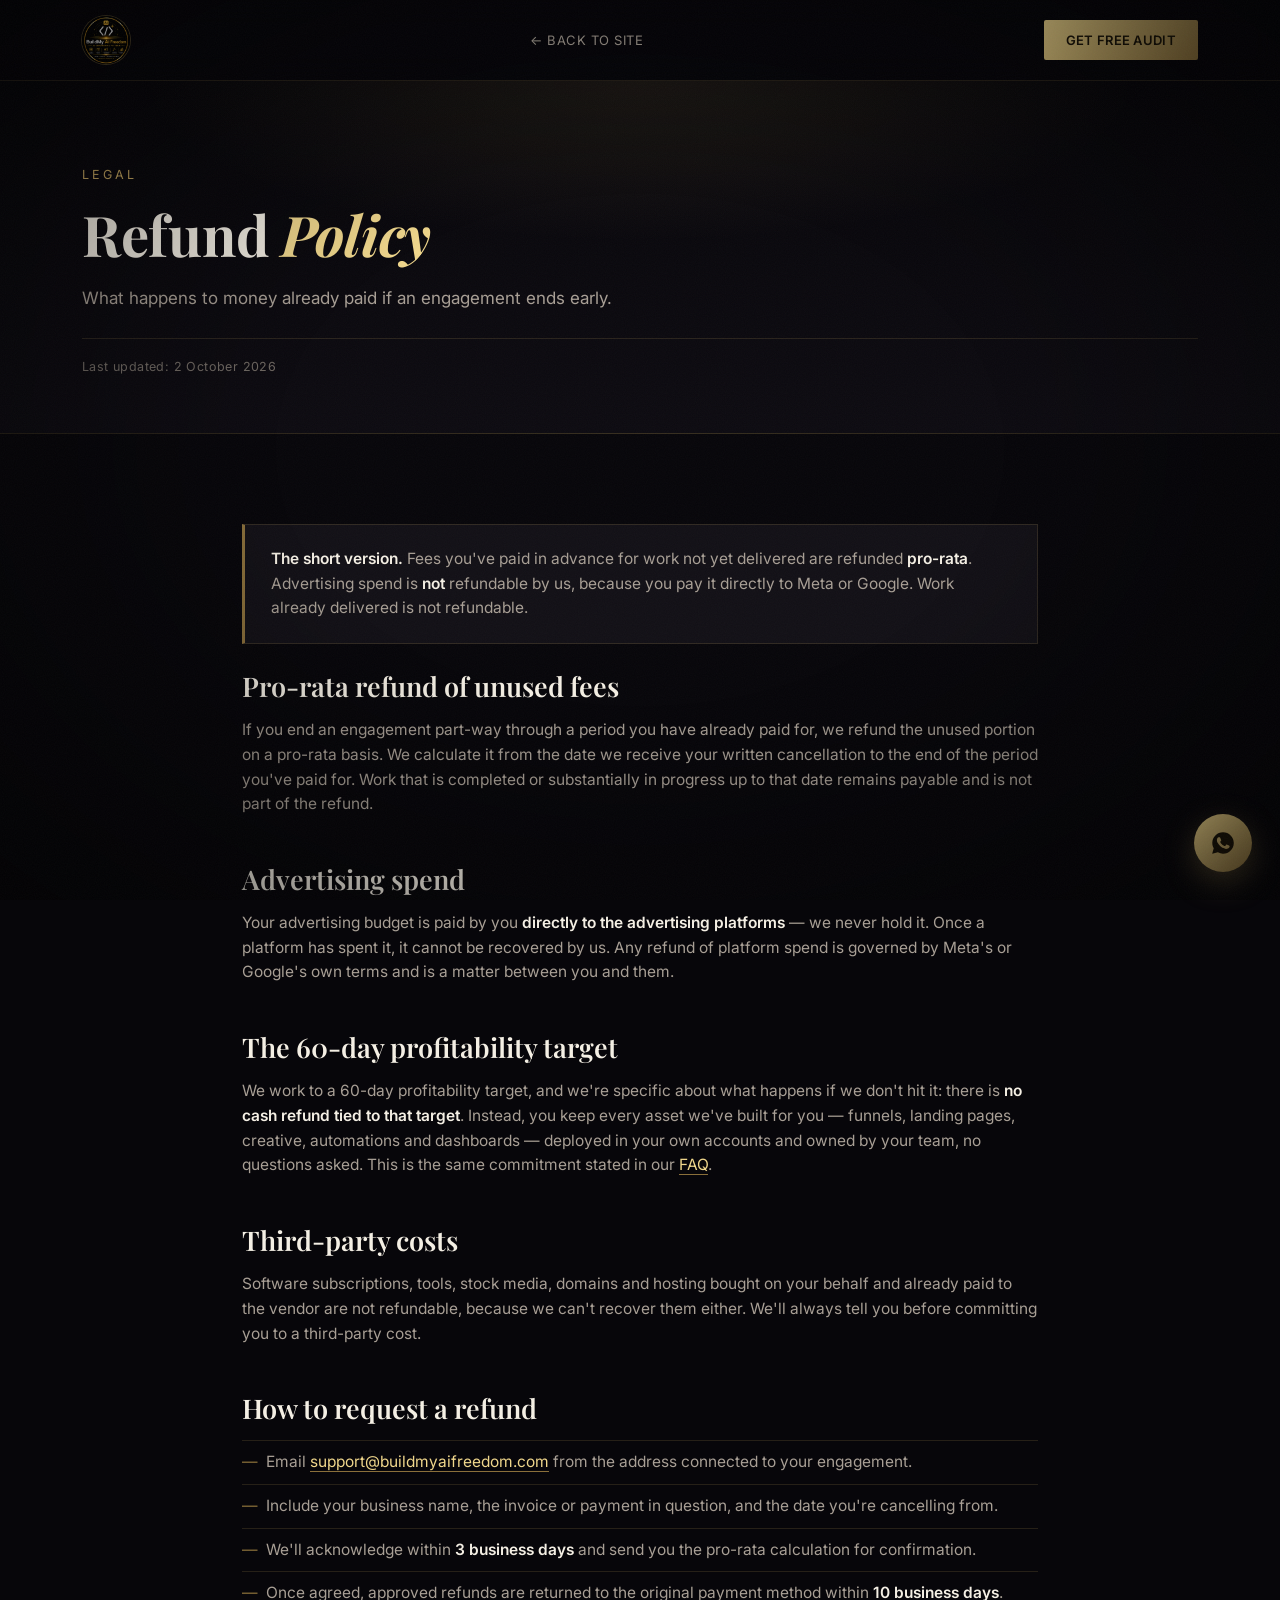
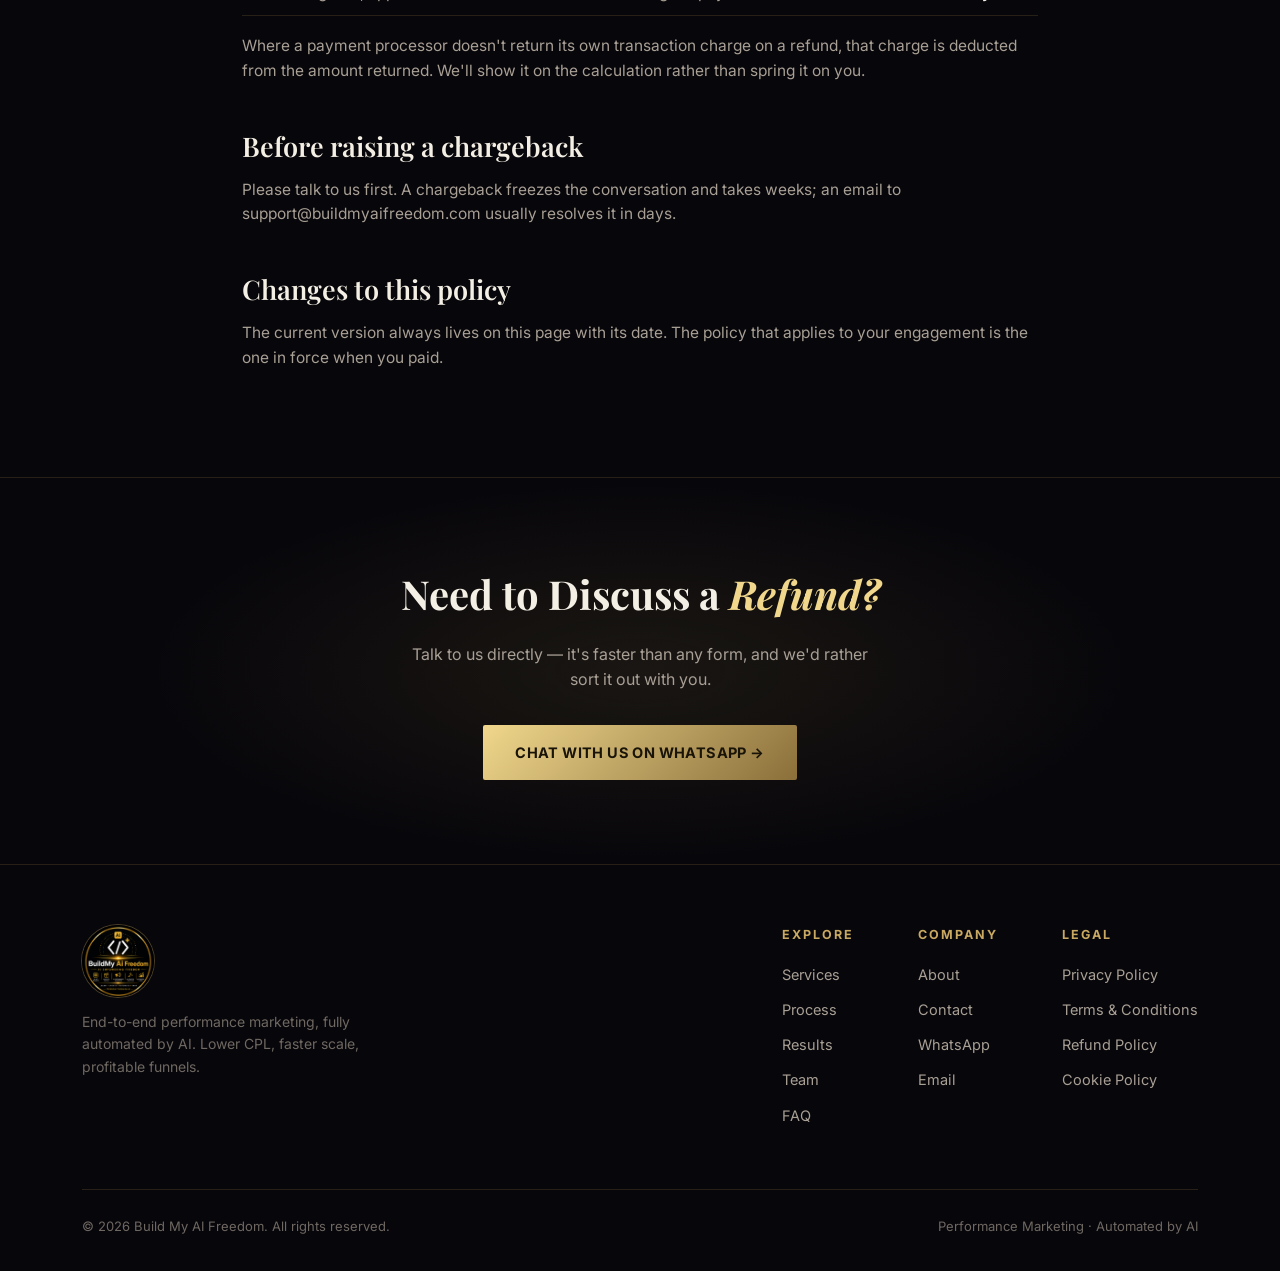
<file: refund/index.html>
<!DOCTYPE html>
<html lang="en">
<head>
<meta charset="UTF-8">
<meta name="viewport" content="width=device-width, initial-scale=1.0">
<title>Refund Policy — Build My AI Freedom</title>
<meta name="description" content="Unused fees paid in advance are refunded pro-rata. Advertising spend paid directly to Meta or Google is not refundable by us.">
<link rel="canonical" href="https://buildmyaifreedom.com/refund/">
<meta property="og:title" content="Refund Policy — Build My AI Freedom">
<meta property="og:description" content="Unused fees paid in advance are refunded pro-rata. Advertising spend paid directly to Meta or Google is not refundable by us.">
<meta property="og:type" content="website">
<meta property="og:url" content="https://buildmyaifreedom.com/refund/">

<link rel="preconnect" href="https://fonts.googleapis.com">
<link rel="preconnect" href="https://fonts.gstatic.com" crossorigin>
<link href="https://fonts.googleapis.com/css2?family=Playfair+Display:ital,wght@0,500;0,600;0,700;0,800;1,500&family=Inter:wght@300;400;500;600;700;800&display=swap" rel="stylesheet">
<link rel="stylesheet" href="/assets/site.css">
</head>
<body>

<nav>
  <div class="wrap">
    <a href="/" class="logo"><img src="/images/logo/build-my-ai-freedom-logo.png" alt="Build My AI Freedom" class="logo-img"></a>
    <a href="/" class="nav-back">&larr; Back to site</a>
    <a class="nav-cta" href="https://wa.me/919109637004?text=Hi%20Build%20My%20AI%20Freedom%2C%20I%27d%20like%20a%20free%20funnel%20audit." target="_blank" rel="noopener">Get Free Audit</a>
  </div>
</nav>

<header class="page-head">
  <div class="wrap">
    <span class="eyebrow">Legal</span>
    <h1>Refund <em>Policy</em></h1>
    <p class="lead">What happens to money already paid if an engagement ends early.</p>
    <p class="updated">Last updated: 2 October 2026</p>
  </div>
</header>

<section class="doc"><div class="wrap">

<div class="callout">
  <p><strong>The short version.</strong> Fees you've paid in advance for work not yet delivered are refunded <strong>pro-rata</strong>. Advertising spend is <strong>not</strong> refundable by us, because you pay it directly to Meta or Google. Work already delivered is not refundable.</p>
</div>

<h2>Pro-rata refund of unused fees</h2>
<p>If you end an engagement part-way through a period you have already paid for, we refund the unused portion on a pro-rata basis. We calculate it from the date we receive your written cancellation to the end of the period you've paid for. Work that is completed or substantially in progress up to that date remains payable and is not part of the refund.</p>

<h2>Advertising spend</h2>
<p>Your advertising budget is paid by you <strong>directly to the advertising platforms</strong> — we never hold it. Once a platform has spent it, it cannot be recovered by us. Any refund of platform spend is governed by Meta's or Google's own terms and is a matter between you and them.</p>

<h2>The 60-day profitability target</h2>
<p>We work to a 60-day profitability target, and we're specific about what happens if we don't hit it: there is <strong>no cash refund tied to that target</strong>. Instead, you keep every asset we've built for you — funnels, landing pages, creative, automations and dashboards — deployed in your own accounts and owned by your team, no questions asked. This is the same commitment stated in our <a href="/#faq">FAQ</a>.</p>

<h2>Third-party costs</h2>
<p>Software subscriptions, tools, stock media, domains and hosting bought on your behalf and already paid to the vendor are not refundable, because we can't recover them either. We'll always tell you before committing you to a third-party cost.</p>

<h2>How to request a refund</h2>
<ul>
  <li>Email <a href="mailto:support@buildmyaifreedom.com">support@buildmyaifreedom.com</a> from the address connected to your engagement.</li>
  <li>Include your business name, the invoice or payment in question, and the date you're cancelling from.</li>
  <li>We'll acknowledge within <strong>3 business days</strong> and send you the pro-rata calculation for confirmation.</li>
  <li>Once agreed, approved refunds are returned to the original payment method within <strong>10 business days</strong>.</li>
</ul>
<p>Where a payment processor doesn't return its own transaction charge on a refund, that charge is deducted from the amount returned. We'll show it on the calculation rather than spring it on you.</p>

<h2>Before raising a chargeback</h2>
<p>Please talk to us first. A chargeback freezes the conversation and takes weeks; an email to support@buildmyaifreedom.com usually resolves it in days.</p>

<h2>Changes to this policy</h2>
<p>The current version always lives on this page with its date. The policy that applies to your engagement is the one in force when you paid.</p>

</div></section>

<section class="cta-band">
  <div class="wrap">
    <h2>Need to Discuss a <em>Refund?</em></h2>
    <p>Talk to us directly — it's faster than any form, and we'd rather sort it out with you.</p>
    <a class="btn-primary" href="https://wa.me/919109637004?text=Hi%20Build%20My%20AI%20Freedom%2C%20I%27d%20like%20a%20free%20funnel%20audit." target="_blank" rel="noopener">Chat With Us on WhatsApp &rarr;</a>
  </div>
</section>

<footer>
  <div class="wrap">
    <div class="footer-top">
      <div class="footer-brand">
        <a href="/" class="logo"><img src="/images/logo/build-my-ai-freedom-logo.png" alt="Build My AI Freedom" class="logo-img footer-logo-img"></a>
        <p>End-to-end performance marketing, fully automated by AI. Lower CPL, faster scale, profitable funnels.</p>
      </div>
      <div class="footer-links">
        <div class="footer-col">
          <h4>Explore</h4>
          <a href="/#services">Services</a>
          <a href="/#process">Process</a>
          <a href="/#results">Results</a>
          <a href="/#team">Team</a>
          <a href="/#faq">FAQ</a>
        </div>
        <div class="footer-col">
          <h4>Company</h4>
          <a href="/about/">About</a>
          <a href="/contact/">Contact</a>
          <a href="https://wa.me/919109637004" target="_blank" rel="noopener">WhatsApp</a>
          <a href="mailto:support@buildmyaifreedom.com">Email</a>
        </div>
        <div class="footer-col">
          <h4>Legal</h4>
          <a href="/privacy/">Privacy Policy</a>
          <a href="/terms/">Terms &amp; Conditions</a>
          <a href="/refund/">Refund Policy</a>
          <a href="/cookies/">Cookie Policy</a>
        </div>
      </div>
    </div>
    <div class="footer-bottom">
      <span>&copy; <span id="year"></span> Build My AI Freedom. All rights reserved.</span>
      <span>Performance Marketing &middot; Automated by AI</span>
    </div>
  </div>
</footer>

<a class="wa-float" href="https://wa.me/919109637004?text=Hi%20Build%20My%20AI%20Freedom%2C%20I%27d%20like%20a%20free%20funnel%20audit." target="_blank" rel="noopener" aria-label="Chat on WhatsApp">
  <svg viewBox="0 0 24 24"><path d="M12.04 2C6.58 2 2.13 6.45 2.13 11.91c0 1.75.46 3.45 1.32 4.95L2 22l5.28-1.38c1.45.79 3.08 1.21 4.76 1.21h.01c5.46 0 9.91-4.45 9.91-9.91C21.96 6.45 17.5 2 12.04 2zm5.87 14.03c-.24.68-1.4 1.31-1.94 1.39-.5.08-1.13.11-1.83-.11-.42-.13-.96-.31-1.65-.6-2.9-1.25-4.8-4.17-4.94-4.36-.14-.19-1.18-1.57-1.18-3 0-1.42.75-2.12 1.02-2.41.27-.29.58-.36.78-.36.19 0 .39 0 .56.01.18.01.42-.07.65.5.24.58.83 2 .9 2.15.07.15.12.32.02.51-.09.19-.14.31-.28.48-.14.17-.29.37-.42.5-.14.14-.29.29-.12.57.17.28.75 1.24 1.62 2.01 1.11.99 2.05 1.3 2.33 1.44.28.14.44.12.6-.07.17-.19.71-.83.9-1.11.19-.28.38-.24.64-.14.26.1 1.66.78 1.94.92.28.14.47.21.54.33.07.12.07.68-.17 1.35z"/></svg>
</a>

<script>document.getElementById('year').textContent = new Date().getFullYear();</script>

</body>
</html>
</file>
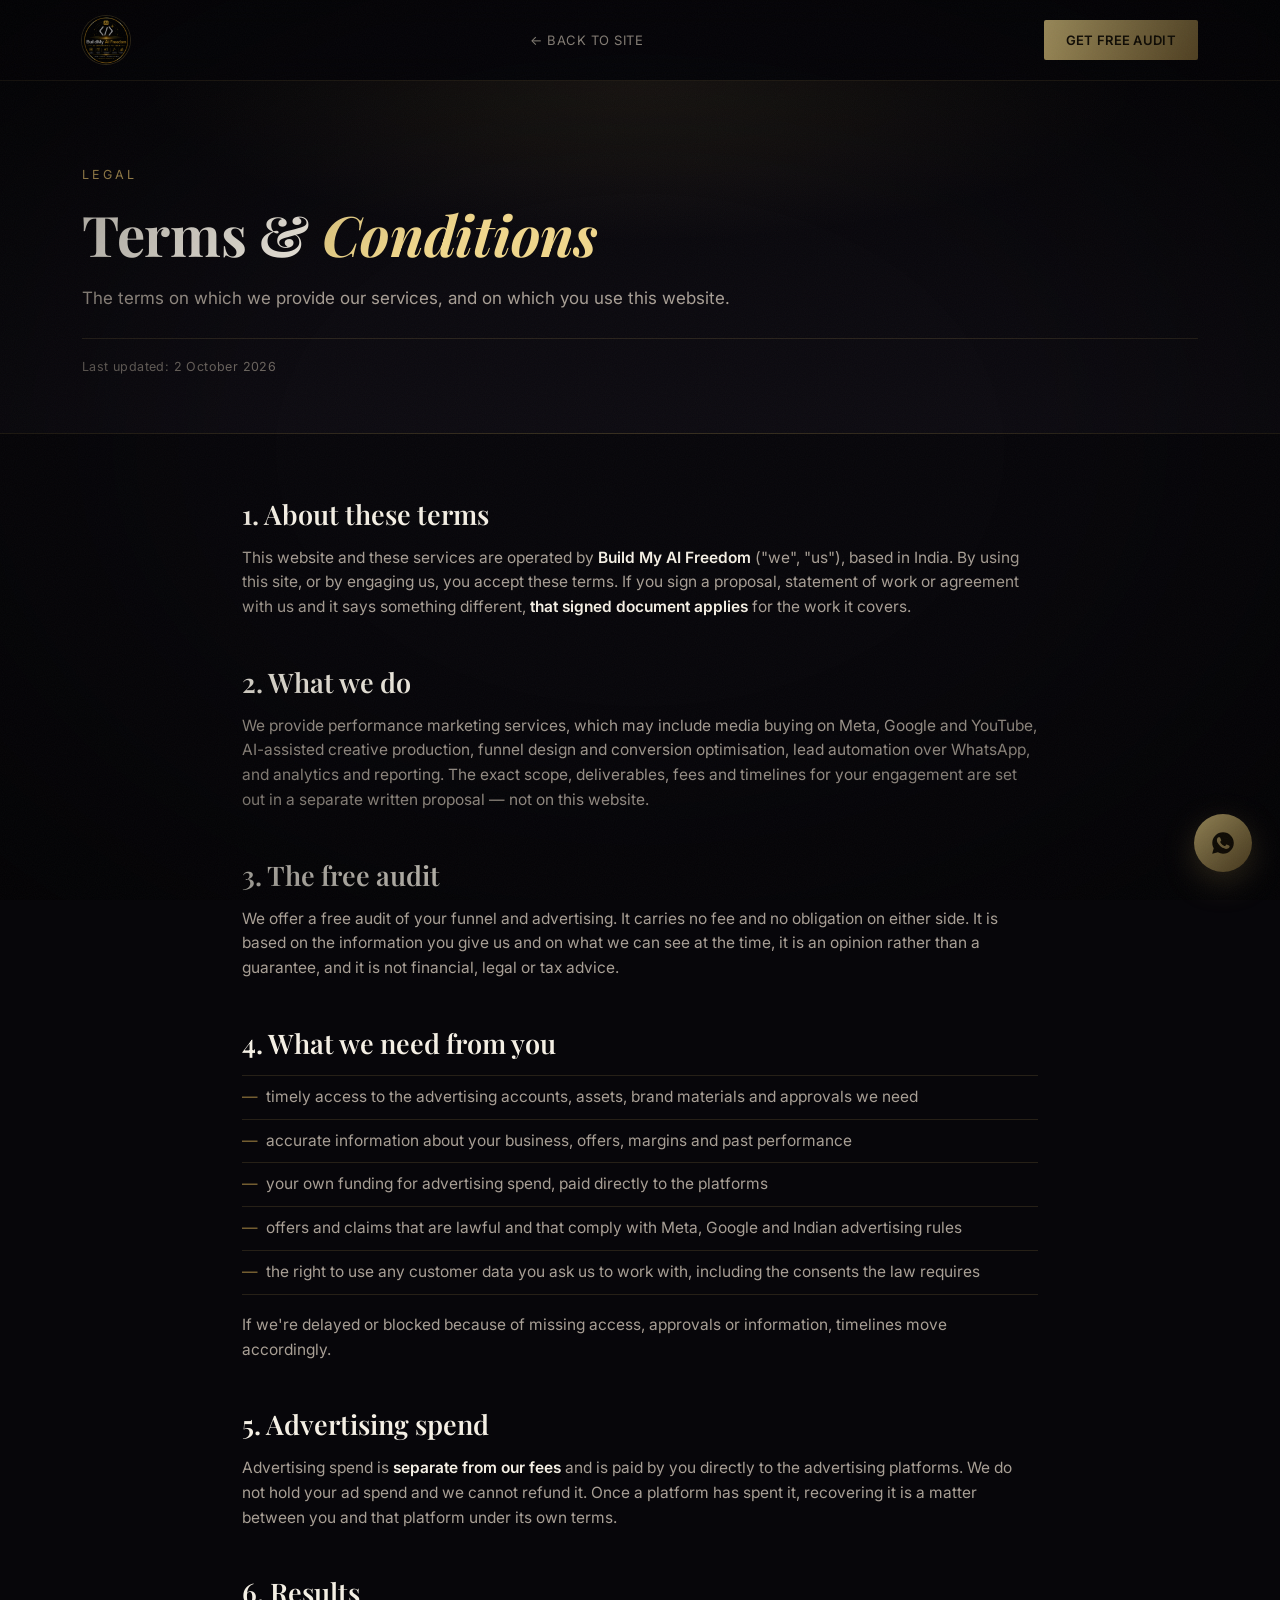
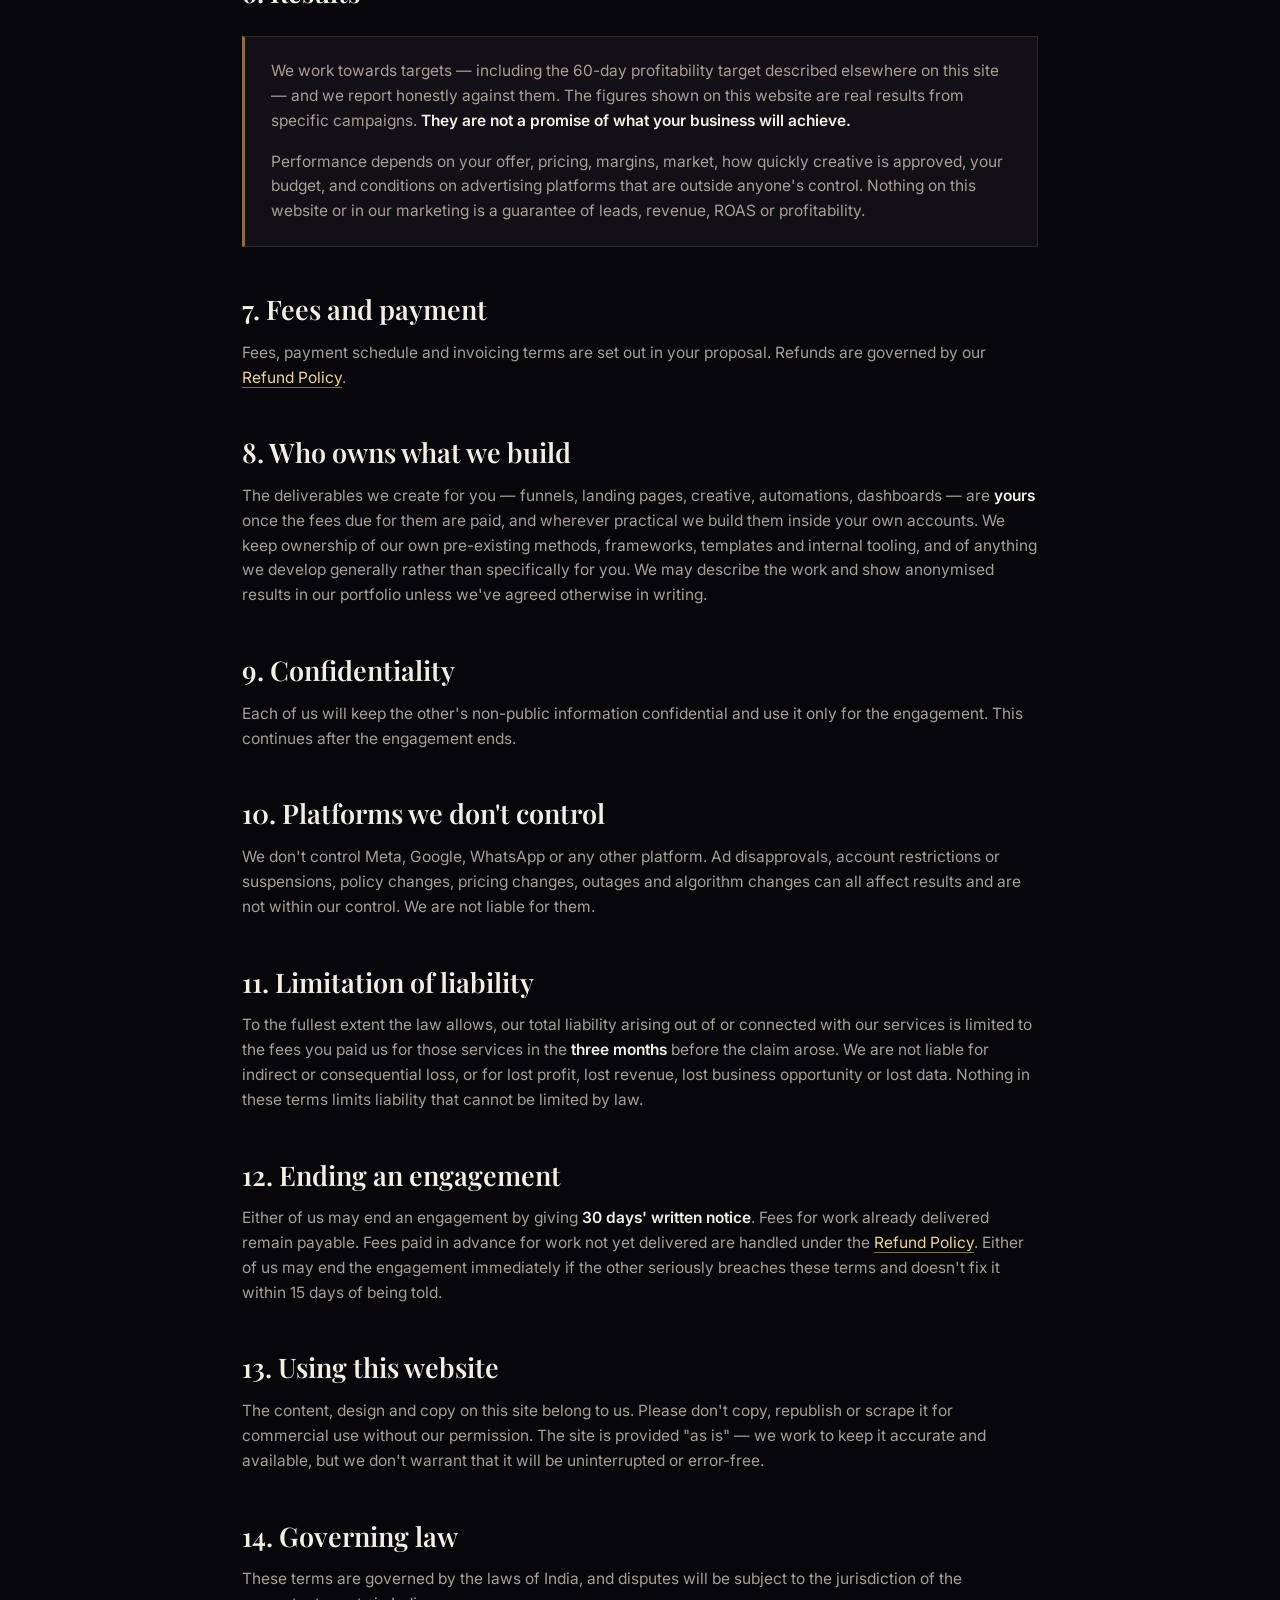
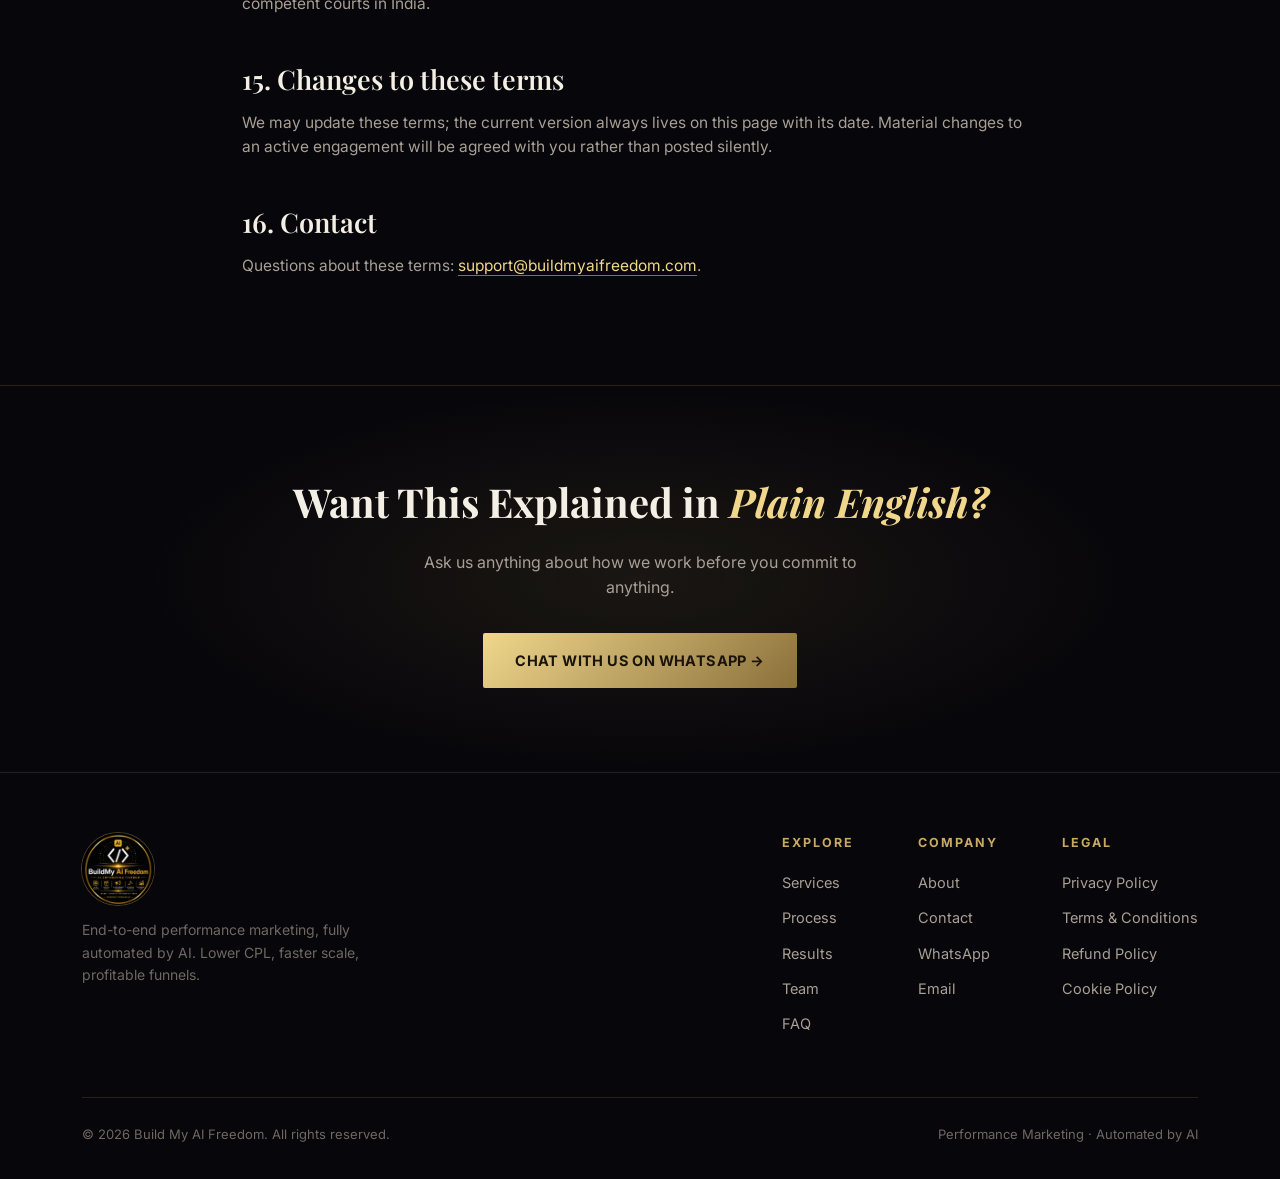
<file: terms/index.html>
<!DOCTYPE html>
<html lang="en">
<head>
<meta charset="UTF-8">
<meta name="viewport" content="width=device-width, initial-scale=1.0">
<title>Terms & Conditions — Build My AI Freedom</title>
<meta name="description" content="The terms on which Build My AI Freedom provides performance marketing services and on which you use buildmyaifreedom.com.">
<link rel="canonical" href="https://buildmyaifreedom.com/terms/">
<meta property="og:title" content="Terms & Conditions — Build My AI Freedom">
<meta property="og:description" content="The terms on which Build My AI Freedom provides performance marketing services and on which you use buildmyaifreedom.com.">
<meta property="og:type" content="website">
<meta property="og:url" content="https://buildmyaifreedom.com/terms/">

<link rel="preconnect" href="https://fonts.googleapis.com">
<link rel="preconnect" href="https://fonts.gstatic.com" crossorigin>
<link href="https://fonts.googleapis.com/css2?family=Playfair+Display:ital,wght@0,500;0,600;0,700;0,800;1,500&family=Inter:wght@300;400;500;600;700;800&display=swap" rel="stylesheet">
<link rel="stylesheet" href="/assets/site.css">
</head>
<body>

<nav>
  <div class="wrap">
    <a href="/" class="logo"><img src="/images/logo/build-my-ai-freedom-logo.png" alt="Build My AI Freedom" class="logo-img"></a>
    <a href="/" class="nav-back">&larr; Back to site</a>
    <a class="nav-cta" href="https://wa.me/919109637004?text=Hi%20Build%20My%20AI%20Freedom%2C%20I%27d%20like%20a%20free%20funnel%20audit." target="_blank" rel="noopener">Get Free Audit</a>
  </div>
</nav>

<header class="page-head">
  <div class="wrap">
    <span class="eyebrow">Legal</span>
    <h1>Terms &amp; <em>Conditions</em></h1>
    <p class="lead">The terms on which we provide our services, and on which you use this website.</p>
    <p class="updated">Last updated: 2 October 2026</p>
  </div>
</header>

<section class="doc"><div class="wrap">

<h2>1. About these terms</h2>
<p>This website and these services are operated by <strong>Build My AI Freedom</strong> ("we", "us"), based in India. By using this site, or by engaging us, you accept these terms. If you sign a proposal, statement of work or agreement with us and it says something different, <strong>that signed document applies</strong> for the work it covers.</p>

<h2>2. What we do</h2>
<p>We provide performance marketing services, which may include media buying on Meta, Google and YouTube, AI-assisted creative production, funnel design and conversion optimisation, lead automation over WhatsApp, and analytics and reporting. The exact scope, deliverables, fees and timelines for your engagement are set out in a separate written proposal — not on this website.</p>

<h2>3. The free audit</h2>
<p>We offer a free audit of your funnel and advertising. It carries no fee and no obligation on either side. It is based on the information you give us and on what we can see at the time, it is an opinion rather than a guarantee, and it is not financial, legal or tax advice.</p>

<h2>4. What we need from you</h2>
<ul>
  <li>timely access to the advertising accounts, assets, brand materials and approvals we need</li>
  <li>accurate information about your business, offers, margins and past performance</li>
  <li>your own funding for advertising spend, paid directly to the platforms</li>
  <li>offers and claims that are lawful and that comply with Meta, Google and Indian advertising rules</li>
  <li>the right to use any customer data you ask us to work with, including the consents the law requires</li>
</ul>
<p>If we're delayed or blocked because of missing access, approvals or information, timelines move accordingly.</p>

<h2>5. Advertising spend</h2>
<p>Advertising spend is <strong>separate from our fees</strong> and is paid by you directly to the advertising platforms. We do not hold your ad spend and we cannot refund it. Once a platform has spent it, recovering it is a matter between you and that platform under its own terms.</p>

<h2>6. Results</h2>
<div class="callout">
  <p>We work towards targets — including the 60-day profitability target described elsewhere on this site — and we report honestly against them. The figures shown on this website are real results from specific campaigns. <strong>They are not a promise of what your business will achieve.</strong></p>
  <p>Performance depends on your offer, pricing, margins, market, how quickly creative is approved, your budget, and conditions on advertising platforms that are outside anyone's control. Nothing on this website or in our marketing is a guarantee of leads, revenue, ROAS or profitability.</p>
</div>

<h2>7. Fees and payment</h2>
<p>Fees, payment schedule and invoicing terms are set out in your proposal. Refunds are governed by our <a href="/refund/">Refund Policy</a>.</p>

<h2>8. Who owns what we build</h2>
<p>The deliverables we create for you — funnels, landing pages, creative, automations, dashboards — are <strong>yours</strong> once the fees due for them are paid, and wherever practical we build them inside your own accounts. We keep ownership of our own pre-existing methods, frameworks, templates and internal tooling, and of anything we develop generally rather than specifically for you. We may describe the work and show anonymised results in our portfolio unless we've agreed otherwise in writing.</p>

<h2>9. Confidentiality</h2>
<p>Each of us will keep the other's non-public information confidential and use it only for the engagement. This continues after the engagement ends.</p>

<h2>10. Platforms we don't control</h2>
<p>We don't control Meta, Google, WhatsApp or any other platform. Ad disapprovals, account restrictions or suspensions, policy changes, pricing changes, outages and algorithm changes can all affect results and are not within our control. We are not liable for them.</p>

<h2>11. Limitation of liability</h2>
<p>To the fullest extent the law allows, our total liability arising out of or connected with our services is limited to the fees you paid us for those services in the <strong>three months</strong> before the claim arose. We are not liable for indirect or consequential loss, or for lost profit, lost revenue, lost business opportunity or lost data. Nothing in these terms limits liability that cannot be limited by law.</p>

<h2>12. Ending an engagement</h2>
<p>Either of us may end an engagement by giving <strong>30 days' written notice</strong>. Fees for work already delivered remain payable. Fees paid in advance for work not yet delivered are handled under the <a href="/refund/">Refund Policy</a>. Either of us may end the engagement immediately if the other seriously breaches these terms and doesn't fix it within 15 days of being told.</p>

<h2>13. Using this website</h2>
<p>The content, design and copy on this site belong to us. Please don't copy, republish or scrape it for commercial use without our permission. The site is provided "as is" — we work to keep it accurate and available, but we don't warrant that it will be uninterrupted or error-free.</p>

<h2>14. Governing law</h2>
<p>These terms are governed by the laws of India, and disputes will be subject to the jurisdiction of the competent courts in India.</p>

<h2>15. Changes to these terms</h2>
<p>We may update these terms; the current version always lives on this page with its date. Material changes to an active engagement will be agreed with you rather than posted silently.</p>

<h2>16. Contact</h2>
<p>Questions about these terms: <a href="mailto:support@buildmyaifreedom.com">support@buildmyaifreedom.com</a>.</p>

</div></section>

<section class="cta-band">
  <div class="wrap">
    <h2>Want This Explained in <em>Plain English?</em></h2>
    <p>Ask us anything about how we work before you commit to anything.</p>
    <a class="btn-primary" href="https://wa.me/919109637004?text=Hi%20Build%20My%20AI%20Freedom%2C%20I%27d%20like%20a%20free%20funnel%20audit." target="_blank" rel="noopener">Chat With Us on WhatsApp &rarr;</a>
  </div>
</section>

<footer>
  <div class="wrap">
    <div class="footer-top">
      <div class="footer-brand">
        <a href="/" class="logo"><img src="/images/logo/build-my-ai-freedom-logo.png" alt="Build My AI Freedom" class="logo-img footer-logo-img"></a>
        <p>End-to-end performance marketing, fully automated by AI. Lower CPL, faster scale, profitable funnels.</p>
      </div>
      <div class="footer-links">
        <div class="footer-col">
          <h4>Explore</h4>
          <a href="/#services">Services</a>
          <a href="/#process">Process</a>
          <a href="/#results">Results</a>
          <a href="/#team">Team</a>
          <a href="/#faq">FAQ</a>
        </div>
        <div class="footer-col">
          <h4>Company</h4>
          <a href="/about/">About</a>
          <a href="/contact/">Contact</a>
          <a href="https://wa.me/919109637004" target="_blank" rel="noopener">WhatsApp</a>
          <a href="mailto:support@buildmyaifreedom.com">Email</a>
        </div>
        <div class="footer-col">
          <h4>Legal</h4>
          <a href="/privacy/">Privacy Policy</a>
          <a href="/terms/">Terms &amp; Conditions</a>
          <a href="/refund/">Refund Policy</a>
          <a href="/cookies/">Cookie Policy</a>
        </div>
      </div>
    </div>
    <div class="footer-bottom">
      <span>&copy; <span id="year"></span> Build My AI Freedom. All rights reserved.</span>
      <span>Performance Marketing &middot; Automated by AI</span>
    </div>
  </div>
</footer>

<a class="wa-float" href="https://wa.me/919109637004?text=Hi%20Build%20My%20AI%20Freedom%2C%20I%27d%20like%20a%20free%20funnel%20audit." target="_blank" rel="noopener" aria-label="Chat on WhatsApp">
  <svg viewBox="0 0 24 24"><path d="M12.04 2C6.58 2 2.13 6.45 2.13 11.91c0 1.75.46 3.45 1.32 4.95L2 22l5.28-1.38c1.45.79 3.08 1.21 4.76 1.21h.01c5.46 0 9.91-4.45 9.91-9.91C21.96 6.45 17.5 2 12.04 2zm5.87 14.03c-.24.68-1.4 1.31-1.94 1.39-.5.08-1.13.11-1.83-.11-.42-.13-.96-.31-1.65-.6-2.9-1.25-4.8-4.17-4.94-4.36-.14-.19-1.18-1.57-1.18-3 0-1.42.75-2.12 1.02-2.41.27-.29.58-.36.78-.36.19 0 .39 0 .56.01.18.01.42-.07.65.5.24.58.83 2 .9 2.15.07.15.12.32.02.51-.09.19-.14.31-.28.48-.14.17-.29.37-.42.5-.14.14-.29.29-.12.57.17.28.75 1.24 1.62 2.01 1.11.99 2.05 1.3 2.33 1.44.28.14.44.12.6-.07.17-.19.71-.83.9-1.11.19-.28.38-.24.64-.14.26.1 1.66.78 1.94.92.28.14.47.21.54.33.07.12.07.68-.17 1.35z"/></svg>
</a>

<script>document.getElementById('year').textContent = new Date().getFullYear();</script>

</body>
</html>
</file>
<file: assets/site.css>
/* ============================================================
   Build My AI Freedom — shared styles for the secondary pages
   (about, contact, privacy, terms, refund, cookies).
   The homepage keeps its own inline CSS; tokens here mirror it.
   ============================================================ */

:root{
  --bg:#07060a;
  --bg-soft:#0d0b11;
  --bg-card:#121016;
  --line:rgba(201,169,97,0.16);
  --line-strong:rgba(201,169,97,0.34);
  --gold:#c9a961;
  --gold-bright:#f0d78c;
  --gold-deep:#8a6f3a;
  --text:#f4efe4;
  --text-dim:#a89f95;
  --text-faint:#6f6862;
  --serif:'Playfair Display', serif;
  --sans:'Inter', sans-serif;
  --max:1180px;
}

*{margin:0;padding:0;box-sizing:border-box;}
html{scroll-behavior:smooth;}
body{
  background:var(--bg);
  color:var(--text);
  font-family:var(--sans);
  line-height:1.6;
  overflow-x:hidden;
  -webkit-font-smoothing:antialiased;
}

/* film grain + vignette, matching the homepage */
body::before{
  content:"";position:fixed; inset:0; z-index:9999; pointer-events:none; opacity:0.035;
  background-image:url("data:image/svg+xml,%3Csvg xmlns='http://www.w3.org/2000/svg' width='120' height='120'%3E%3Cfilter id='n'%3E%3CfeTurbulence type='fractalNoise' baseFrequency='0.9' numOctaves='2' stitchTiles='stitch'/%3E%3C/filter%3E%3Crect width='100%25' height='100%25' filter='url(%23n)'/%3E%3C/svg%3E");
}
body::after{
  content:"";position:fixed; inset:0; z-index:9998; pointer-events:none;
  background:radial-gradient(ellipse at center, transparent 40%, rgba(0,0,0,0.55) 100%);
}

.wrap{max-width:var(--max); margin:0 auto; padding:0 32px;}
a{color:inherit; text-decoration:none;}
::selection{background:var(--gold-deep); color:#fff;}

/* ---------------- NAV ---------------- */
nav{
  position:sticky; top:0; z-index:1000;
  padding:16px 0;
  background:rgba(7,6,10,0.9);
  backdrop-filter:blur(14px); -webkit-backdrop-filter:blur(14px);
  border-bottom:1px solid var(--line);
}
nav .wrap{display:flex; align-items:center; justify-content:space-between; gap:20px;}
.logo{display:inline-flex; align-items:center;}
.logo-img{height:48px; width:48px; border-radius:50%; display:block; box-shadow:0 0 0 1px var(--line-strong);}
.nav-back{
  font-size:13px; letter-spacing:0.5px; text-transform:uppercase; color:var(--text-dim);
  transition:color .25s ease;
}
.nav-back:hover{color:var(--gold-bright);}
.nav-cta{
  display:inline-flex; align-items:center; gap:8px;
  background:linear-gradient(135deg, var(--gold-bright), var(--gold-deep));
  color:#1a1408 !important;
  padding:10px 22px; border-radius:2px;
  font-weight:600; font-size:13px; letter-spacing:0.3px; text-transform:uppercase;
  transition:transform .25s ease, box-shadow .25s ease;
}
.nav-cta:hover{transform:translateY(-2px); box-shadow:0 10px 30px rgba(201,169,97,0.25);}

/* ---------------- PAGE HEAD ---------------- */
.page-head{
  padding:84px 0 56px;
  border-bottom:1px solid var(--line);
  background:
    radial-gradient(ellipse 60% 70% at 50% 0%, rgba(201,169,97,0.10), transparent 65%),
    linear-gradient(180deg, var(--bg) 0%, var(--bg-soft) 100%);
}
.page-head .eyebrow{
  display:block; font-size:12.5px; letter-spacing:3px; text-transform:uppercase;
  color:var(--gold); margin-bottom:18px;
}
.page-head h1{
  font-family:var(--serif); font-weight:700;
  font-size:clamp(32px,5vw,56px); line-height:1.1; letter-spacing:-0.3px;
}
.page-head h1 em{font-style:italic; color:var(--gold-bright);}
.page-head .lead{color:var(--text-dim); font-size:17px; margin-top:20px; max-width:62ch;}
.page-head .updated{
  margin-top:26px; padding-top:18px; border-top:1px solid var(--line);
  font-size:12.5px; color:var(--text-faint); letter-spacing:0.4px;
}

/* ---------------- DOC BODY ---------------- */
.doc{padding:64px 0 90px;}
.doc .wrap{max-width:860px;}
.doc h2{
  font-family:var(--serif); font-weight:600;
  font-size:clamp(21px,2.6vw,27px); line-height:1.25;
  margin:46px 0 14px; color:var(--text);
}
.doc h2:first-of-type{margin-top:0;}
.doc h3{
  font-size:16px; font-weight:600; margin:28px 0 10px; color:var(--gold-bright);
}
.doc p, .doc li{color:var(--text-dim); font-size:15.5px;}
.doc p{margin-bottom:16px;}
.doc ul{margin:0 0 18px; padding-left:0; list-style:none;}
.doc li{position:relative; padding:9px 0 9px 24px; border-bottom:1px solid var(--line);}
.doc li:first-child{border-top:1px solid var(--line);}
.doc li::before{content:"—"; position:absolute; left:0; color:var(--gold-deep);}
.doc strong{color:var(--text); font-weight:600;}
.doc a:not(.btn-primary){color:var(--gold-bright); border-bottom:1px solid var(--gold-deep);}
.doc a:not(.btn-primary):hover{border-bottom-color:var(--gold-bright);}

.callout{
  border:1px solid var(--line); border-left:3px solid var(--gold-deep);
  background:var(--bg-card); padding:22px 26px; margin:26px 0;
}
.callout p:last-child{margin-bottom:0;}

.doc table{
  width:100%; border-collapse:collapse; border:1px solid var(--line); margin:22px 0;
}
.doc th, .doc td{
  padding:14px 18px; text-align:left; font-size:14.5px; border-bottom:1px solid var(--line);
}
.doc th{font-family:var(--serif); font-size:15px; font-weight:600; color:var(--text); background:var(--bg-card);}
.doc td{color:var(--text-dim);}
.doc tr:last-child td{border-bottom:none;}

/* ---------------- BUTTONS / CTA BAND ---------------- */
.btn-primary{
  display:inline-flex; align-items:center; gap:10px;
  background:linear-gradient(135deg, var(--gold-bright), var(--gold-deep));
  color:#1a1408; padding:16px 32px;
  font-weight:700; font-size:14.5px; letter-spacing:0.4px; text-transform:uppercase;
  border-radius:2px; transition:transform .3s ease, box-shadow .3s ease;
}
.btn-primary:hover{transform:translateY(-3px); box-shadow:0 16px 40px rgba(201,169,97,0.3);}
.cta-band{
  text-align:center; padding:84px 0;
  border-top:1px solid var(--line);
  background:radial-gradient(ellipse 55% 70% at 50% 50%, rgba(201,169,97,0.10), transparent 70%);
}
.cta-band h2{font-family:var(--serif); font-weight:700; font-size:clamp(26px,4vw,40px); margin-bottom:16px;}
.cta-band h2 em{font-style:italic; color:var(--gold-bright);}
.cta-band p{color:var(--text-dim); max-width:48ch; margin:0 auto 32px;}

/* ---------------- FOOTER ---------------- */
footer{border-top:1px solid var(--line); padding:60px 0 34px;}
.footer-top{display:flex; justify-content:space-between; align-items:flex-start; flex-wrap:wrap; gap:40px; margin-bottom:50px;}
.footer-brand .logo{margin-bottom:14px;}
.footer-logo-img{height:72px; width:72px;}
.footer-brand p{color:var(--text-faint); font-size:14px; max-width:320px;}
.footer-links{display:flex; gap:64px; flex-wrap:wrap;}
.footer-col h4{font-size:12.5px; letter-spacing:2px; text-transform:uppercase; color:var(--gold); margin-bottom:18px;}
.footer-col a{display:block; color:var(--text-dim); font-size:14.5px; margin-bottom:12px; transition:color .25s ease;}
.footer-col a:hover{color:var(--gold-bright);}
.footer-bottom{
  border-top:1px solid var(--line); padding-top:26px;
  display:flex; justify-content:space-between; align-items:center; flex-wrap:wrap; gap:12px;
  font-size:13px; color:var(--text-faint);
}

/* ---------------- WHATSAPP FLOAT ---------------- */
.wa-float{
  position:fixed; bottom:28px; right:28px; z-index:900;
  width:58px; height:58px; border-radius:50%;
  background:linear-gradient(135deg, var(--gold-bright), var(--gold-deep));
  display:flex; align-items:center; justify-content:center;
  box-shadow:0 10px 30px rgba(201,169,97,0.35);
  transition:transform .3s ease;
}
.wa-float:hover{transform:scale(1.08);}
.wa-float svg{width:26px; height:26px; fill:#1a1408;}

/* ---------------- CONTACT / ABOUT BLOCKS ---------------- */
.cards{display:grid; grid-template-columns:repeat(2,1fr); gap:24px; margin:8px 0 10px;}
.card{
  border:1px solid var(--line); background:linear-gradient(180deg, var(--bg-card), var(--bg));
  padding:32px 30px; transition:border-color .3s ease, transform .3s ease;
}
.card:hover{border-color:var(--gold-deep); transform:translateY(-5px);}
.card .kicker{display:block; font-size:12px; letter-spacing:2px; text-transform:uppercase; color:var(--gold); margin-bottom:12px;}
.card h3{font-family:var(--serif); font-size:22px; font-weight:600; margin-bottom:10px;}
.card p{color:var(--text-dim); font-size:14.5px; margin-bottom:12px;}
.card .big{font-family:var(--serif); font-size:20px; color:var(--gold-bright); display:block; margin-bottom:6px;}

.people{display:grid; grid-template-columns:repeat(2,1fr); gap:24px; margin:10px 0;}
.person{border:1px solid var(--line); background:var(--bg-card); overflow:hidden;}
.person img{display:block; width:100%; aspect-ratio:1/1; object-fit:cover;}
.person .person-body{padding:26px 24px;}
.person .kicker{display:block; font-size:12px; letter-spacing:2px; text-transform:uppercase; color:var(--gold); margin-bottom:10px;}
.person h3{font-family:var(--serif); font-size:21px; font-weight:600; margin-bottom:10px;}
.person p{color:var(--text-dim); font-size:14.5px;}
.founders-photo-wide{border:1px solid var(--line); margin:10px 0 26px;}
.founders-photo-wide img{display:block; width:100%; height:auto;}
.founders-photo-wide figcaption{
  padding:14px 20px; border-top:1px solid var(--line);
  font-size:12.5px; color:var(--text-faint); background:var(--bg-card);
}

@media (max-width:860px){
  .wrap{padding:0 22px;}
  .page-head{padding:56px 0 40px;}
  .doc{padding:48px 0 70px;}
  .cards, .people{grid-template-columns:1fr;}
  .footer-top{flex-direction:column;}
  .footer-links{gap:36px;}
  .nav-back{display:none;}
}
</file>
